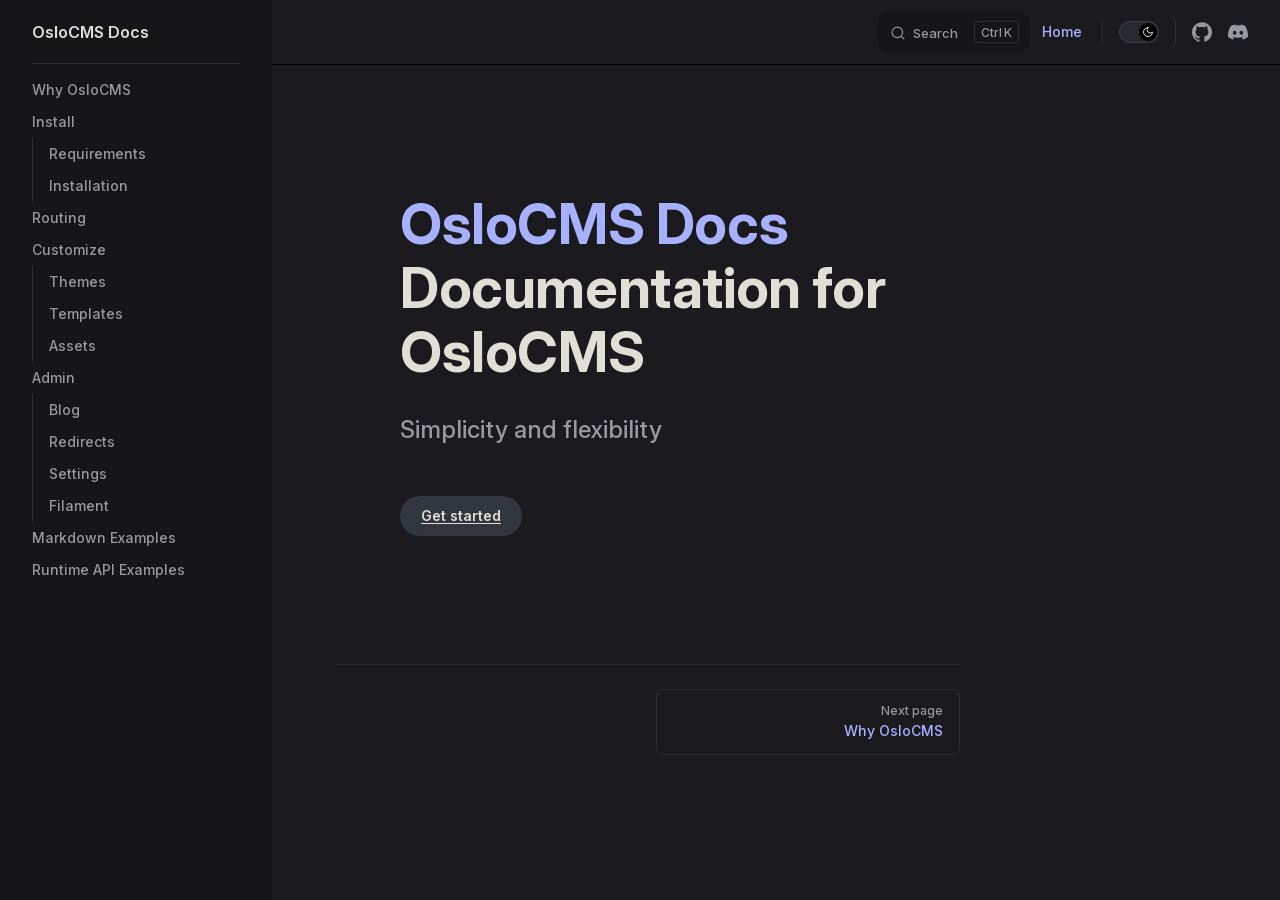
<file: docs/index.html>
<!DOCTYPE html>
<html lang="en-US" dir="ltr">
  <head>
    <meta charset="utf-8">
    <meta name="viewport" content="width=device-width,initial-scale=1">
    <title>OsloCMS Docs</title>
    <meta name="description" content="Documentation for OsloCMS">
    <meta name="generator" content="VitePress v1.6.4">
    <link rel="preload stylesheet" href="/docs/assets/style.DeRj44aW.css" as="style">
    <link rel="preload stylesheet" href="/docs/vp-icons.css" as="style">
    
    <script type="module" src="/docs/assets/app.C2V6hDtM.js"></script>
    <link rel="preload" href="/docs/assets/inter-roman-latin.Di8DUHzh.woff2" as="font" type="font/woff2" crossorigin="">
    <link rel="modulepreload" href="/docs/assets/chunks/theme.C1xCD0y6.js">
    <link rel="modulepreload" href="/docs/assets/chunks/framework.C_C_Szfk.js">
    <link rel="modulepreload" href="/docs/assets/index.md.Dh48HFjS.lean.js">
    <script id="check-dark-mode">(()=>{const e=localStorage.getItem("vitepress-theme-appearance")||"dark",a=window.matchMedia("(prefers-color-scheme: dark)").matches;(!e||e==="auto"?a:e==="dark")&&document.documentElement.classList.add("dark")})();</script>
    <script id="check-mac-os">document.documentElement.classList.toggle("mac",/Mac|iPhone|iPod|iPad/i.test(navigator.platform));</script>
  </head>
  <body>
    <div id="app"><div class="Layout" data-v-5d98c3a5><!--[--><!--]--><!--[--><span tabindex="-1" data-v-0b0ada53></span><a href="#VPContent" class="VPSkipLink visually-hidden" data-v-0b0ada53>Skip to content</a><!--]--><!----><header class="VPNav" data-v-5d98c3a5 data-v-ae24b3ad><div class="VPNavBar" data-v-ae24b3ad data-v-6aa21345><div class="wrapper" data-v-6aa21345><div class="container" data-v-6aa21345><div class="title" data-v-6aa21345><div class="VPNavBarTitle has-sidebar" data-v-6aa21345 data-v-1168a8e4><a class="title" href="/docs/" data-v-1168a8e4><!--[--><!--]--><!----><span data-v-1168a8e4>OsloCMS Docs</span><!--[--><!--]--></a></div></div><div class="content" data-v-6aa21345><div class="content-body" data-v-6aa21345><!--[--><!--]--><div class="VPNavBarSearch search" data-v-6aa21345><!--[--><!----><div id="local-search"><button type="button" class="DocSearch DocSearch-Button" aria-label="Search"><span class="DocSearch-Button-Container"><span class="vp-icon DocSearch-Search-Icon"></span><span class="DocSearch-Button-Placeholder">Search</span></span><span class="DocSearch-Button-Keys"><kbd class="DocSearch-Button-Key"></kbd><kbd class="DocSearch-Button-Key">K</kbd></span></button></div><!--]--></div><nav aria-labelledby="main-nav-aria-label" class="VPNavBarMenu menu" data-v-6aa21345 data-v-dc692963><span id="main-nav-aria-label" class="visually-hidden" data-v-dc692963> Main Navigation </span><!--[--><!--[--><a class="VPLink link VPNavBarMenuLink active" href="/docs/" tabindex="0" data-v-dc692963 data-v-e56f3d57><!--[--><span data-v-e56f3d57>Home</span><!--]--></a><!--]--><!--]--></nav><!----><div class="VPNavBarAppearance appearance" data-v-6aa21345 data-v-6c893767><button class="VPSwitch VPSwitchAppearance" type="button" role="switch" title aria-checked="true" data-v-6c893767 data-v-5337faa4 data-v-1d5665e3><span class="check" data-v-1d5665e3><span class="icon" data-v-1d5665e3><!--[--><span class="vpi-sun sun" data-v-5337faa4></span><span class="vpi-moon moon" data-v-5337faa4></span><!--]--></span></span></button></div><div class="VPSocialLinks VPNavBarSocialLinks social-links" data-v-6aa21345 data-v-0394ad82 data-v-7bc22406><!--[--><a class="VPSocialLink no-icon" href="https://github.com/oslocms/oslocms" aria-label="github" target="_blank" rel="noopener" data-v-7bc22406 data-v-bd121fe5><span class="vpi-social-github"></span></a><a class="VPSocialLink no-icon" href="https://discord.com/invite/kWGQYhbkNf" aria-label="discord" target="_blank" rel="noopener" data-v-7bc22406 data-v-bd121fe5><span class="vpi-social-discord"></span></a><!--]--></div><div class="VPFlyout VPNavBarExtra extra" data-v-6aa21345 data-v-bb2aa2f0 data-v-cf11d7a2><button type="button" class="button" aria-haspopup="true" aria-expanded="false" aria-label="extra navigation" data-v-cf11d7a2><span class="vpi-more-horizontal icon" data-v-cf11d7a2></span></button><div class="menu" data-v-cf11d7a2><div class="VPMenu" data-v-cf11d7a2 data-v-b98bc113><!----><!--[--><!--[--><!----><div class="group" data-v-bb2aa2f0><div class="item appearance" data-v-bb2aa2f0><p class="label" data-v-bb2aa2f0>Appearance</p><div class="appearance-action" data-v-bb2aa2f0><button class="VPSwitch VPSwitchAppearance" type="button" role="switch" title aria-checked="true" data-v-bb2aa2f0 data-v-5337faa4 data-v-1d5665e3><span class="check" data-v-1d5665e3><span class="icon" data-v-1d5665e3><!--[--><span class="vpi-sun sun" data-v-5337faa4></span><span class="vpi-moon moon" data-v-5337faa4></span><!--]--></span></span></button></div></div></div><div class="group" data-v-bb2aa2f0><div class="item social-links" data-v-bb2aa2f0><div class="VPSocialLinks social-links-list" data-v-bb2aa2f0 data-v-7bc22406><!--[--><a class="VPSocialLink no-icon" href="https://github.com/oslocms/oslocms" aria-label="github" target="_blank" rel="noopener" data-v-7bc22406 data-v-bd121fe5><span class="vpi-social-github"></span></a><a class="VPSocialLink no-icon" href="https://discord.com/invite/kWGQYhbkNf" aria-label="discord" target="_blank" rel="noopener" data-v-7bc22406 data-v-bd121fe5><span class="vpi-social-discord"></span></a><!--]--></div></div></div><!--]--><!--]--></div></div></div><!--[--><!--]--><button type="button" class="VPNavBarHamburger hamburger" aria-label="mobile navigation" aria-expanded="false" aria-controls="VPNavScreen" data-v-6aa21345 data-v-e5dd9c1c><span class="container" data-v-e5dd9c1c><span class="top" data-v-e5dd9c1c></span><span class="middle" data-v-e5dd9c1c></span><span class="bottom" data-v-e5dd9c1c></span></span></button></div></div></div></div><div class="divider" data-v-6aa21345><div class="divider-line" data-v-6aa21345></div></div></div><!----></header><div class="VPLocalNav has-sidebar empty" data-v-5d98c3a5 data-v-a6f0e41e><div class="container" data-v-a6f0e41e><button class="menu" aria-expanded="false" aria-controls="VPSidebarNav" data-v-a6f0e41e><span class="vpi-align-left menu-icon" data-v-a6f0e41e></span><span class="menu-text" data-v-a6f0e41e>Menu</span></button><div class="VPLocalNavOutlineDropdown" style="--vp-vh:0px;" data-v-a6f0e41e data-v-8a42e2b4><button data-v-8a42e2b4>Return to top</button><!----></div></div></div><aside class="VPSidebar" data-v-5d98c3a5 data-v-319d5ca6><div class="curtain" data-v-319d5ca6></div><nav class="nav" id="VPSidebarNav" aria-labelledby="sidebar-aria-label" tabindex="-1" data-v-319d5ca6><span class="visually-hidden" id="sidebar-aria-label" data-v-319d5ca6> Sidebar Navigation </span><!--[--><!--]--><!--[--><div class="no-transition group" data-v-c40bc020><section class="VPSidebarItem level-0" data-v-c40bc020 data-v-b3fd67f8><!----><div class="items" data-v-b3fd67f8><!--[--><div class="VPSidebarItem level-1 is-link" data-v-b3fd67f8><div class="item" data-v-b3fd67f8><div class="indicator" data-v-b3fd67f8></div><a class="VPLink link link" href="/docs/why-oslocms.html" data-v-b3fd67f8><!--[--><p class="text" data-v-b3fd67f8>Why OsloCMS</p><!--]--></a><!----></div><!----></div><section class="VPSidebarItem level-1" data-v-b3fd67f8><div class="item" role="button" tabindex="0" data-v-b3fd67f8><div class="indicator" data-v-b3fd67f8></div><h3 class="text" data-v-b3fd67f8>Install</h3><!----></div><div class="items" data-v-b3fd67f8><!--[--><div class="VPSidebarItem level-2 is-link" data-v-b3fd67f8><div class="item" data-v-b3fd67f8><div class="indicator" data-v-b3fd67f8></div><a class="VPLink link link" href="/docs/requirements.html" data-v-b3fd67f8><!--[--><p class="text" data-v-b3fd67f8>Requirements</p><!--]--></a><!----></div><!----></div><div class="VPSidebarItem level-2 is-link" data-v-b3fd67f8><div class="item" data-v-b3fd67f8><div class="indicator" data-v-b3fd67f8></div><a class="VPLink link link" href="/docs/installation.html" data-v-b3fd67f8><!--[--><p class="text" data-v-b3fd67f8>Installation</p><!--]--></a><!----></div><!----></div><!--]--></div></section><div class="VPSidebarItem level-1 is-link" data-v-b3fd67f8><div class="item" data-v-b3fd67f8><div class="indicator" data-v-b3fd67f8></div><a class="VPLink link link" href="/docs/routing.html" data-v-b3fd67f8><!--[--><p class="text" data-v-b3fd67f8>Routing</p><!--]--></a><!----></div><!----></div><section class="VPSidebarItem level-1" data-v-b3fd67f8><div class="item" role="button" tabindex="0" data-v-b3fd67f8><div class="indicator" data-v-b3fd67f8></div><h3 class="text" data-v-b3fd67f8>Customize</h3><!----></div><div class="items" data-v-b3fd67f8><!--[--><div class="VPSidebarItem level-2 is-link" data-v-b3fd67f8><div class="item" data-v-b3fd67f8><div class="indicator" data-v-b3fd67f8></div><a class="VPLink link link" href="/docs/themes.html" data-v-b3fd67f8><!--[--><p class="text" data-v-b3fd67f8>Themes</p><!--]--></a><!----></div><!----></div><div class="VPSidebarItem level-2 is-link" data-v-b3fd67f8><div class="item" data-v-b3fd67f8><div class="indicator" data-v-b3fd67f8></div><a class="VPLink link link" href="/docs/templates.html" data-v-b3fd67f8><!--[--><p class="text" data-v-b3fd67f8>Templates</p><!--]--></a><!----></div><!----></div><div class="VPSidebarItem level-2 is-link" data-v-b3fd67f8><div class="item" data-v-b3fd67f8><div class="indicator" data-v-b3fd67f8></div><a class="VPLink link link" href="/docs/assets.html" data-v-b3fd67f8><!--[--><p class="text" data-v-b3fd67f8>Assets</p><!--]--></a><!----></div><!----></div><!--]--></div></section><section class="VPSidebarItem level-1" data-v-b3fd67f8><div class="item" role="button" tabindex="0" data-v-b3fd67f8><div class="indicator" data-v-b3fd67f8></div><h3 class="text" data-v-b3fd67f8>Admin</h3><!----></div><div class="items" data-v-b3fd67f8><!--[--><div class="VPSidebarItem level-2 is-link" data-v-b3fd67f8><div class="item" data-v-b3fd67f8><div class="indicator" data-v-b3fd67f8></div><a class="VPLink link link" href="/docs/blog.html" data-v-b3fd67f8><!--[--><p class="text" data-v-b3fd67f8>Blog</p><!--]--></a><!----></div><!----></div><div class="VPSidebarItem level-2 is-link" data-v-b3fd67f8><div class="item" data-v-b3fd67f8><div class="indicator" data-v-b3fd67f8></div><a class="VPLink link link" href="/docs/redirects.html" data-v-b3fd67f8><!--[--><p class="text" data-v-b3fd67f8>Redirects</p><!--]--></a><!----></div><!----></div><div class="VPSidebarItem level-2 is-link" data-v-b3fd67f8><div class="item" data-v-b3fd67f8><div class="indicator" data-v-b3fd67f8></div><a class="VPLink link link" href="/docs/settings.html" data-v-b3fd67f8><!--[--><p class="text" data-v-b3fd67f8>Settings</p><!--]--></a><!----></div><!----></div><div class="VPSidebarItem level-2 is-link" data-v-b3fd67f8><div class="item" data-v-b3fd67f8><div class="indicator" data-v-b3fd67f8></div><a class="VPLink link link" href="/docs/filament.html" data-v-b3fd67f8><!--[--><p class="text" data-v-b3fd67f8>Filament</p><!--]--></a><!----></div><!----></div><!--]--></div></section><div class="VPSidebarItem level-1 is-link" data-v-b3fd67f8><div class="item" data-v-b3fd67f8><div class="indicator" data-v-b3fd67f8></div><a class="VPLink link link" href="/docs/markdown-examples.html" data-v-b3fd67f8><!--[--><p class="text" data-v-b3fd67f8>Markdown Examples</p><!--]--></a><!----></div><!----></div><div class="VPSidebarItem level-1 is-link" data-v-b3fd67f8><div class="item" data-v-b3fd67f8><div class="indicator" data-v-b3fd67f8></div><a class="VPLink link link" href="/docs/api-examples.html" data-v-b3fd67f8><!--[--><p class="text" data-v-b3fd67f8>Runtime API Examples</p><!--]--></a><!----></div><!----></div><!--]--></div></section></div><!--]--><!--[--><!--]--></nav></aside><div class="VPContent has-sidebar" id="VPContent" data-v-5d98c3a5 data-v-1428d186><div class="VPDoc has-sidebar has-aside" data-v-1428d186 data-v-39a288b8><!--[--><!--]--><div class="container" data-v-39a288b8><div class="aside" data-v-39a288b8><div class="aside-curtain" data-v-39a288b8></div><div class="aside-container" data-v-39a288b8><div class="aside-content" data-v-39a288b8><div class="VPDocAside" data-v-39a288b8 data-v-3f215769><!--[--><!--]--><!--[--><!--]--><nav aria-labelledby="doc-outline-aria-label" class="VPDocAsideOutline" data-v-3f215769 data-v-a5bbad30><div class="content" data-v-a5bbad30><div class="outline-marker" data-v-a5bbad30></div><div aria-level="2" class="outline-title" id="doc-outline-aria-label" role="heading" data-v-a5bbad30>On this page</div><ul class="VPDocOutlineItem root" data-v-a5bbad30 data-v-b933a997><!--[--><!--]--></ul></div></nav><!--[--><!--]--><div class="spacer" data-v-3f215769></div><!--[--><!--]--><!----><!--[--><!--]--><!--[--><!--]--></div></div></div></div><div class="content" data-v-39a288b8><div class="content-container" data-v-39a288b8><!--[--><!--]--><main class="main" data-v-39a288b8><div style="position:relative;" class="vp-doc _docs_" data-v-39a288b8><div><div class="VPHero VPHomeHero" data-v-4f9c455b><div class="container" data-v-4f9c455b><div class="main" data-v-4f9c455b><!--[--><!--]--><!--[--><h1 class="heading" data-v-4f9c455b><span class="name clip" data-v-4f9c455b>OsloCMS Docs</span><span class="text" data-v-4f9c455b>Documentation for OsloCMS</span></h1><p class="tagline" data-v-4f9c455b>Simplicity and flexibility</p><!--]--><!--[--><!--]--><div class="actions" data-v-4f9c455b><!--[--><div class="action" data-v-4f9c455b><a class="VPButton medium alt" href="/docs/why-oslocms.html" data-v-4f9c455b data-v-fa7799d5>Get started</a></div><!--]--></div><!--[--><!--]--></div><!----></div></div></div></div></main><footer class="VPDocFooter" data-v-39a288b8 data-v-e257564d><!--[--><!--]--><!----><nav class="prev-next" aria-labelledby="doc-footer-aria-label" data-v-e257564d><span class="visually-hidden" id="doc-footer-aria-label" data-v-e257564d>Pager</span><div class="pager" data-v-e257564d><!----></div><div class="pager" data-v-e257564d><a class="VPLink link pager-link next" href="/docs/why-oslocms.html" data-v-e257564d><!--[--><span class="desc" data-v-e257564d>Next page</span><span class="title" data-v-e257564d>Why OsloCMS</span><!--]--></a></div></nav></footer><!--[--><!--]--></div></div></div><!--[--><!--]--></div></div><!----><!--[--><!--]--></div></div>
    <script>window.__VP_HASH_MAP__=JSON.parse("{\"api-examples.md\":\"Dsh8jZm9\",\"blog.md\":\"DB3ICkCv\",\"filament.md\":\"DkvIw7Wy\",\"index.md\":\"Dh48HFjS\",\"installation.md\":\"D9FO92yv\",\"markdown-examples.md\":\"B5f4n4LQ\",\"requirements.md\":\"CQa6sBof\",\"routing.md\":\"C2Q2ifGm\",\"settings.md\":\"DXqsohsx\",\"templates.md\":\"BaVoWeAZ\",\"themes.md\":\"8cF9UTrM\",\"why-oslocms.md\":\"DVQDPVm5\"}");window.__VP_SITE_DATA__=JSON.parse("{\"lang\":\"en-US\",\"dir\":\"ltr\",\"title\":\"OsloCMS Docs\",\"description\":\"Documentation for OsloCMS\",\"base\":\"/docs/\",\"head\":[],\"router\":{\"prefetchLinks\":true},\"appearance\":\"dark\",\"themeConfig\":{\"head\":[[\"link\",{\"rel\":\"icon\",\"href\":\"/images/favicon.ico\"}]],\"nav\":[{\"text\":\"Home\",\"link\":\"/\"}],\"sidebar\":[{\"items\":[{\"text\":\"Why OsloCMS\",\"link\":\"/why-oslocms\"},{\"text\":\"Install\",\"items\":[{\"text\":\"Requirements\",\"link\":\"/requirements\"},{\"text\":\"Installation\",\"link\":\"/installation\"}]},{\"text\":\"Routing\",\"link\":\"/routing\"},{\"text\":\"Customize\",\"items\":[{\"text\":\"Themes\",\"link\":\"/themes\"},{\"text\":\"Templates\",\"link\":\"/templates\"},{\"text\":\"Assets\",\"link\":\"/assets\"}]},{\"text\":\"Admin\",\"items\":[{\"text\":\"Blog\",\"link\":\"/blog\"},{\"text\":\"Redirects\",\"link\":\"/redirects\"},{\"text\":\"Settings\",\"link\":\"/settings\"},{\"text\":\"Filament\",\"link\":\"/filament\"}]},{\"text\":\"Markdown Examples\",\"link\":\"/markdown-examples\"},{\"text\":\"Runtime API Examples\",\"link\":\"/api-examples\"}]}],\"socialLinks\":[{\"icon\":\"github\",\"link\":\"https://github.com/oslocms/oslocms\"},{\"icon\":\"discord\",\"link\":\"https://discord.com/invite/kWGQYhbkNf\"}],\"search\":{\"provider\":\"local\"}},\"locales\":{},\"scrollOffset\":134,\"cleanUrls\":false}");</script>
    
  </body>
</html>
</file>
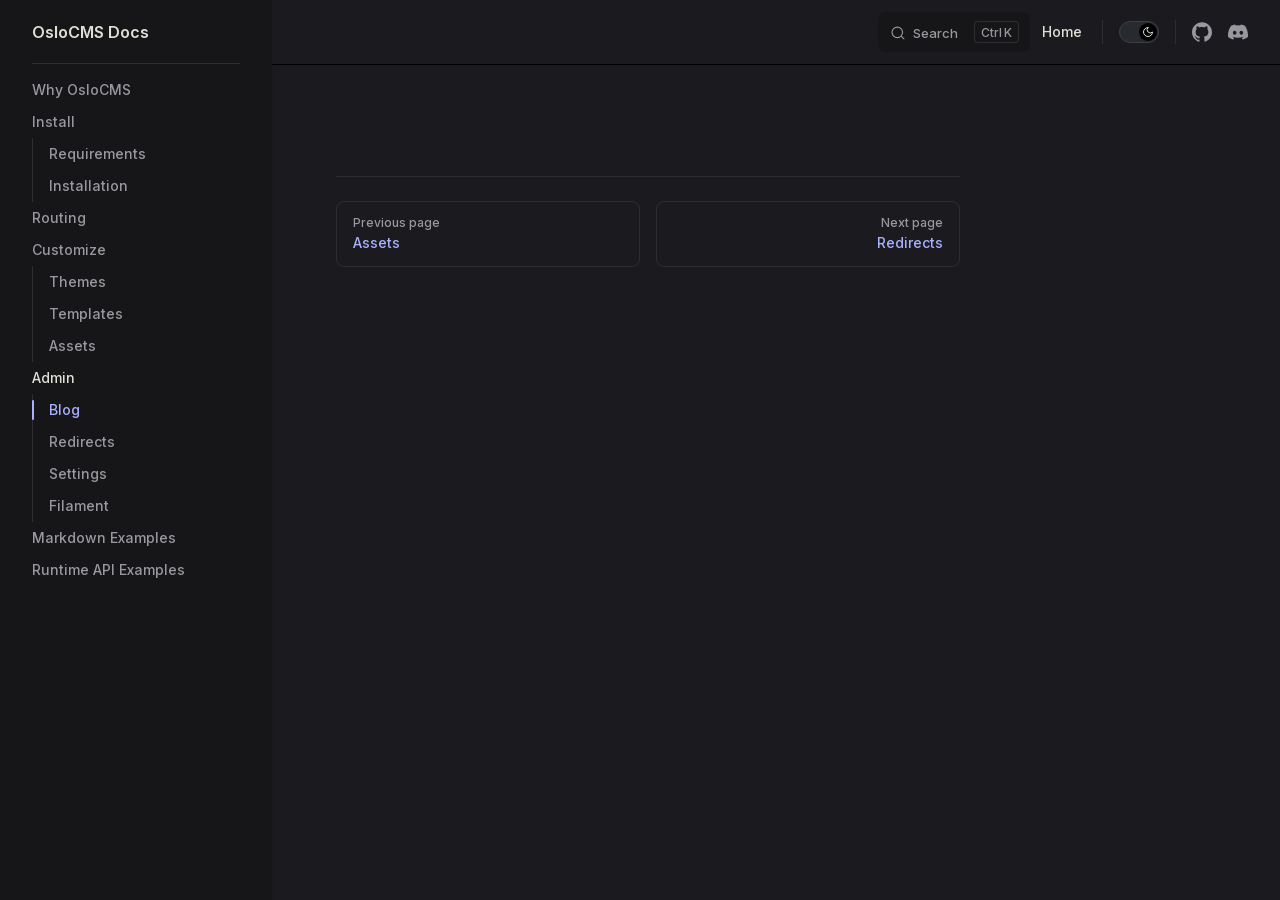
<file: docs/blog.html>
<!DOCTYPE html>
<html lang="en-US" dir="ltr">
  <head>
    <meta charset="utf-8">
    <meta name="viewport" content="width=device-width,initial-scale=1">
    <title>OsloCMS Docs</title>
    <meta name="description" content="Documentation for OsloCMS">
    <meta name="generator" content="VitePress v1.6.4">
    <link rel="preload stylesheet" href="/docs/assets/style.DeRj44aW.css" as="style">
    <link rel="preload stylesheet" href="/docs/vp-icons.css" as="style">
    
    <script type="module" src="/docs/assets/app.C2V6hDtM.js"></script>
    <link rel="preload" href="/docs/assets/inter-roman-latin.Di8DUHzh.woff2" as="font" type="font/woff2" crossorigin="">
    <link rel="modulepreload" href="/docs/assets/chunks/theme.C1xCD0y6.js">
    <link rel="modulepreload" href="/docs/assets/chunks/framework.C_C_Szfk.js">
    <link rel="modulepreload" href="/docs/assets/blog.md.DB3ICkCv.lean.js">
    <script id="check-dark-mode">(()=>{const e=localStorage.getItem("vitepress-theme-appearance")||"dark",a=window.matchMedia("(prefers-color-scheme: dark)").matches;(!e||e==="auto"?a:e==="dark")&&document.documentElement.classList.add("dark")})();</script>
    <script id="check-mac-os">document.documentElement.classList.toggle("mac",/Mac|iPhone|iPod|iPad/i.test(navigator.platform));</script>
  </head>
  <body>
    <div id="app"><div class="Layout" data-v-5d98c3a5><!--[--><!--]--><!--[--><span tabindex="-1" data-v-0b0ada53></span><a href="#VPContent" class="VPSkipLink visually-hidden" data-v-0b0ada53>Skip to content</a><!--]--><!----><header class="VPNav" data-v-5d98c3a5 data-v-ae24b3ad><div class="VPNavBar" data-v-ae24b3ad data-v-6aa21345><div class="wrapper" data-v-6aa21345><div class="container" data-v-6aa21345><div class="title" data-v-6aa21345><div class="VPNavBarTitle has-sidebar" data-v-6aa21345 data-v-1168a8e4><a class="title" href="/docs/" data-v-1168a8e4><!--[--><!--]--><!----><span data-v-1168a8e4>OsloCMS Docs</span><!--[--><!--]--></a></div></div><div class="content" data-v-6aa21345><div class="content-body" data-v-6aa21345><!--[--><!--]--><div class="VPNavBarSearch search" data-v-6aa21345><!--[--><!----><div id="local-search"><button type="button" class="DocSearch DocSearch-Button" aria-label="Search"><span class="DocSearch-Button-Container"><span class="vp-icon DocSearch-Search-Icon"></span><span class="DocSearch-Button-Placeholder">Search</span></span><span class="DocSearch-Button-Keys"><kbd class="DocSearch-Button-Key"></kbd><kbd class="DocSearch-Button-Key">K</kbd></span></button></div><!--]--></div><nav aria-labelledby="main-nav-aria-label" class="VPNavBarMenu menu" data-v-6aa21345 data-v-dc692963><span id="main-nav-aria-label" class="visually-hidden" data-v-dc692963> Main Navigation </span><!--[--><!--[--><a class="VPLink link VPNavBarMenuLink" href="/docs/" tabindex="0" data-v-dc692963 data-v-e56f3d57><!--[--><span data-v-e56f3d57>Home</span><!--]--></a><!--]--><!--]--></nav><!----><div class="VPNavBarAppearance appearance" data-v-6aa21345 data-v-6c893767><button class="VPSwitch VPSwitchAppearance" type="button" role="switch" title aria-checked="true" data-v-6c893767 data-v-5337faa4 data-v-1d5665e3><span class="check" data-v-1d5665e3><span class="icon" data-v-1d5665e3><!--[--><span class="vpi-sun sun" data-v-5337faa4></span><span class="vpi-moon moon" data-v-5337faa4></span><!--]--></span></span></button></div><div class="VPSocialLinks VPNavBarSocialLinks social-links" data-v-6aa21345 data-v-0394ad82 data-v-7bc22406><!--[--><a class="VPSocialLink no-icon" href="https://github.com/oslocms/oslocms" aria-label="github" target="_blank" rel="noopener" data-v-7bc22406 data-v-bd121fe5><span class="vpi-social-github"></span></a><a class="VPSocialLink no-icon" href="https://discord.com/invite/kWGQYhbkNf" aria-label="discord" target="_blank" rel="noopener" data-v-7bc22406 data-v-bd121fe5><span class="vpi-social-discord"></span></a><!--]--></div><div class="VPFlyout VPNavBarExtra extra" data-v-6aa21345 data-v-bb2aa2f0 data-v-cf11d7a2><button type="button" class="button" aria-haspopup="true" aria-expanded="false" aria-label="extra navigation" data-v-cf11d7a2><span class="vpi-more-horizontal icon" data-v-cf11d7a2></span></button><div class="menu" data-v-cf11d7a2><div class="VPMenu" data-v-cf11d7a2 data-v-b98bc113><!----><!--[--><!--[--><!----><div class="group" data-v-bb2aa2f0><div class="item appearance" data-v-bb2aa2f0><p class="label" data-v-bb2aa2f0>Appearance</p><div class="appearance-action" data-v-bb2aa2f0><button class="VPSwitch VPSwitchAppearance" type="button" role="switch" title aria-checked="true" data-v-bb2aa2f0 data-v-5337faa4 data-v-1d5665e3><span class="check" data-v-1d5665e3><span class="icon" data-v-1d5665e3><!--[--><span class="vpi-sun sun" data-v-5337faa4></span><span class="vpi-moon moon" data-v-5337faa4></span><!--]--></span></span></button></div></div></div><div class="group" data-v-bb2aa2f0><div class="item social-links" data-v-bb2aa2f0><div class="VPSocialLinks social-links-list" data-v-bb2aa2f0 data-v-7bc22406><!--[--><a class="VPSocialLink no-icon" href="https://github.com/oslocms/oslocms" aria-label="github" target="_blank" rel="noopener" data-v-7bc22406 data-v-bd121fe5><span class="vpi-social-github"></span></a><a class="VPSocialLink no-icon" href="https://discord.com/invite/kWGQYhbkNf" aria-label="discord" target="_blank" rel="noopener" data-v-7bc22406 data-v-bd121fe5><span class="vpi-social-discord"></span></a><!--]--></div></div></div><!--]--><!--]--></div></div></div><!--[--><!--]--><button type="button" class="VPNavBarHamburger hamburger" aria-label="mobile navigation" aria-expanded="false" aria-controls="VPNavScreen" data-v-6aa21345 data-v-e5dd9c1c><span class="container" data-v-e5dd9c1c><span class="top" data-v-e5dd9c1c></span><span class="middle" data-v-e5dd9c1c></span><span class="bottom" data-v-e5dd9c1c></span></span></button></div></div></div></div><div class="divider" data-v-6aa21345><div class="divider-line" data-v-6aa21345></div></div></div><!----></header><div class="VPLocalNav has-sidebar empty" data-v-5d98c3a5 data-v-a6f0e41e><div class="container" data-v-a6f0e41e><button class="menu" aria-expanded="false" aria-controls="VPSidebarNav" data-v-a6f0e41e><span class="vpi-align-left menu-icon" data-v-a6f0e41e></span><span class="menu-text" data-v-a6f0e41e>Menu</span></button><div class="VPLocalNavOutlineDropdown" style="--vp-vh:0px;" data-v-a6f0e41e data-v-8a42e2b4><button data-v-8a42e2b4>Return to top</button><!----></div></div></div><aside class="VPSidebar" data-v-5d98c3a5 data-v-319d5ca6><div class="curtain" data-v-319d5ca6></div><nav class="nav" id="VPSidebarNav" aria-labelledby="sidebar-aria-label" tabindex="-1" data-v-319d5ca6><span class="visually-hidden" id="sidebar-aria-label" data-v-319d5ca6> Sidebar Navigation </span><!--[--><!--]--><!--[--><div class="no-transition group" data-v-c40bc020><section class="VPSidebarItem level-0 has-active" data-v-c40bc020 data-v-b3fd67f8><!----><div class="items" data-v-b3fd67f8><!--[--><div class="VPSidebarItem level-1 is-link" data-v-b3fd67f8><div class="item" data-v-b3fd67f8><div class="indicator" data-v-b3fd67f8></div><a class="VPLink link link" href="/docs/why-oslocms.html" data-v-b3fd67f8><!--[--><p class="text" data-v-b3fd67f8>Why OsloCMS</p><!--]--></a><!----></div><!----></div><section class="VPSidebarItem level-1" data-v-b3fd67f8><div class="item" role="button" tabindex="0" data-v-b3fd67f8><div class="indicator" data-v-b3fd67f8></div><h3 class="text" data-v-b3fd67f8>Install</h3><!----></div><div class="items" data-v-b3fd67f8><!--[--><div class="VPSidebarItem level-2 is-link" data-v-b3fd67f8><div class="item" data-v-b3fd67f8><div class="indicator" data-v-b3fd67f8></div><a class="VPLink link link" href="/docs/requirements.html" data-v-b3fd67f8><!--[--><p class="text" data-v-b3fd67f8>Requirements</p><!--]--></a><!----></div><!----></div><div class="VPSidebarItem level-2 is-link" data-v-b3fd67f8><div class="item" data-v-b3fd67f8><div class="indicator" data-v-b3fd67f8></div><a class="VPLink link link" href="/docs/installation.html" data-v-b3fd67f8><!--[--><p class="text" data-v-b3fd67f8>Installation</p><!--]--></a><!----></div><!----></div><!--]--></div></section><div class="VPSidebarItem level-1 is-link" data-v-b3fd67f8><div class="item" data-v-b3fd67f8><div class="indicator" data-v-b3fd67f8></div><a class="VPLink link link" href="/docs/routing.html" data-v-b3fd67f8><!--[--><p class="text" data-v-b3fd67f8>Routing</p><!--]--></a><!----></div><!----></div><section class="VPSidebarItem level-1" data-v-b3fd67f8><div class="item" role="button" tabindex="0" data-v-b3fd67f8><div class="indicator" data-v-b3fd67f8></div><h3 class="text" data-v-b3fd67f8>Customize</h3><!----></div><div class="items" data-v-b3fd67f8><!--[--><div class="VPSidebarItem level-2 is-link" data-v-b3fd67f8><div class="item" data-v-b3fd67f8><div class="indicator" data-v-b3fd67f8></div><a class="VPLink link link" href="/docs/themes.html" data-v-b3fd67f8><!--[--><p class="text" data-v-b3fd67f8>Themes</p><!--]--></a><!----></div><!----></div><div class="VPSidebarItem level-2 is-link" data-v-b3fd67f8><div class="item" data-v-b3fd67f8><div class="indicator" data-v-b3fd67f8></div><a class="VPLink link link" href="/docs/templates.html" data-v-b3fd67f8><!--[--><p class="text" data-v-b3fd67f8>Templates</p><!--]--></a><!----></div><!----></div><div class="VPSidebarItem level-2 is-link" data-v-b3fd67f8><div class="item" data-v-b3fd67f8><div class="indicator" data-v-b3fd67f8></div><a class="VPLink link link" href="/docs/assets.html" data-v-b3fd67f8><!--[--><p class="text" data-v-b3fd67f8>Assets</p><!--]--></a><!----></div><!----></div><!--]--></div></section><section class="VPSidebarItem level-1 has-active" data-v-b3fd67f8><div class="item" role="button" tabindex="0" data-v-b3fd67f8><div class="indicator" data-v-b3fd67f8></div><h3 class="text" data-v-b3fd67f8>Admin</h3><!----></div><div class="items" data-v-b3fd67f8><!--[--><div class="VPSidebarItem level-2 is-link" data-v-b3fd67f8><div class="item" data-v-b3fd67f8><div class="indicator" data-v-b3fd67f8></div><a class="VPLink link link" href="/docs/blog.html" data-v-b3fd67f8><!--[--><p class="text" data-v-b3fd67f8>Blog</p><!--]--></a><!----></div><!----></div><div class="VPSidebarItem level-2 is-link" data-v-b3fd67f8><div class="item" data-v-b3fd67f8><div class="indicator" data-v-b3fd67f8></div><a class="VPLink link link" href="/docs/redirects.html" data-v-b3fd67f8><!--[--><p class="text" data-v-b3fd67f8>Redirects</p><!--]--></a><!----></div><!----></div><div class="VPSidebarItem level-2 is-link" data-v-b3fd67f8><div class="item" data-v-b3fd67f8><div class="indicator" data-v-b3fd67f8></div><a class="VPLink link link" href="/docs/settings.html" data-v-b3fd67f8><!--[--><p class="text" data-v-b3fd67f8>Settings</p><!--]--></a><!----></div><!----></div><div class="VPSidebarItem level-2 is-link" data-v-b3fd67f8><div class="item" data-v-b3fd67f8><div class="indicator" data-v-b3fd67f8></div><a class="VPLink link link" href="/docs/filament.html" data-v-b3fd67f8><!--[--><p class="text" data-v-b3fd67f8>Filament</p><!--]--></a><!----></div><!----></div><!--]--></div></section><div class="VPSidebarItem level-1 is-link" data-v-b3fd67f8><div class="item" data-v-b3fd67f8><div class="indicator" data-v-b3fd67f8></div><a class="VPLink link link" href="/docs/markdown-examples.html" data-v-b3fd67f8><!--[--><p class="text" data-v-b3fd67f8>Markdown Examples</p><!--]--></a><!----></div><!----></div><div class="VPSidebarItem level-1 is-link" data-v-b3fd67f8><div class="item" data-v-b3fd67f8><div class="indicator" data-v-b3fd67f8></div><a class="VPLink link link" href="/docs/api-examples.html" data-v-b3fd67f8><!--[--><p class="text" data-v-b3fd67f8>Runtime API Examples</p><!--]--></a><!----></div><!----></div><!--]--></div></section></div><!--]--><!--[--><!--]--></nav></aside><div class="VPContent has-sidebar" id="VPContent" data-v-5d98c3a5 data-v-1428d186><div class="VPDoc has-sidebar has-aside" data-v-1428d186 data-v-39a288b8><!--[--><!--]--><div class="container" data-v-39a288b8><div class="aside" data-v-39a288b8><div class="aside-curtain" data-v-39a288b8></div><div class="aside-container" data-v-39a288b8><div class="aside-content" data-v-39a288b8><div class="VPDocAside" data-v-39a288b8 data-v-3f215769><!--[--><!--]--><!--[--><!--]--><nav aria-labelledby="doc-outline-aria-label" class="VPDocAsideOutline" data-v-3f215769 data-v-a5bbad30><div class="content" data-v-a5bbad30><div class="outline-marker" data-v-a5bbad30></div><div aria-level="2" class="outline-title" id="doc-outline-aria-label" role="heading" data-v-a5bbad30>On this page</div><ul class="VPDocOutlineItem root" data-v-a5bbad30 data-v-b933a997><!--[--><!--]--></ul></div></nav><!--[--><!--]--><div class="spacer" data-v-3f215769></div><!--[--><!--]--><!----><!--[--><!--]--><!--[--><!--]--></div></div></div></div><div class="content" data-v-39a288b8><div class="content-container" data-v-39a288b8><!--[--><!--]--><main class="main" data-v-39a288b8><div style="position:relative;" class="vp-doc _docs_blog" data-v-39a288b8><div></div></div></main><footer class="VPDocFooter" data-v-39a288b8 data-v-e257564d><!--[--><!--]--><!----><nav class="prev-next" aria-labelledby="doc-footer-aria-label" data-v-e257564d><span class="visually-hidden" id="doc-footer-aria-label" data-v-e257564d>Pager</span><div class="pager" data-v-e257564d><a class="VPLink link pager-link prev" href="/docs/assets.html" data-v-e257564d><!--[--><span class="desc" data-v-e257564d>Previous page</span><span class="title" data-v-e257564d>Assets</span><!--]--></a></div><div class="pager" data-v-e257564d><a class="VPLink link pager-link next" href="/docs/redirects.html" data-v-e257564d><!--[--><span class="desc" data-v-e257564d>Next page</span><span class="title" data-v-e257564d>Redirects</span><!--]--></a></div></nav></footer><!--[--><!--]--></div></div></div><!--[--><!--]--></div></div><!----><!--[--><!--]--></div></div>
    <script>window.__VP_HASH_MAP__=JSON.parse("{\"api-examples.md\":\"Dsh8jZm9\",\"blog.md\":\"DB3ICkCv\",\"filament.md\":\"DkvIw7Wy\",\"index.md\":\"Dh48HFjS\",\"installation.md\":\"D9FO92yv\",\"markdown-examples.md\":\"B5f4n4LQ\",\"requirements.md\":\"CQa6sBof\",\"routing.md\":\"C2Q2ifGm\",\"settings.md\":\"DXqsohsx\",\"templates.md\":\"BaVoWeAZ\",\"themes.md\":\"8cF9UTrM\",\"why-oslocms.md\":\"DVQDPVm5\"}");window.__VP_SITE_DATA__=JSON.parse("{\"lang\":\"en-US\",\"dir\":\"ltr\",\"title\":\"OsloCMS Docs\",\"description\":\"Documentation for OsloCMS\",\"base\":\"/docs/\",\"head\":[],\"router\":{\"prefetchLinks\":true},\"appearance\":\"dark\",\"themeConfig\":{\"head\":[[\"link\",{\"rel\":\"icon\",\"href\":\"/images/favicon.ico\"}]],\"nav\":[{\"text\":\"Home\",\"link\":\"/\"}],\"sidebar\":[{\"items\":[{\"text\":\"Why OsloCMS\",\"link\":\"/why-oslocms\"},{\"text\":\"Install\",\"items\":[{\"text\":\"Requirements\",\"link\":\"/requirements\"},{\"text\":\"Installation\",\"link\":\"/installation\"}]},{\"text\":\"Routing\",\"link\":\"/routing\"},{\"text\":\"Customize\",\"items\":[{\"text\":\"Themes\",\"link\":\"/themes\"},{\"text\":\"Templates\",\"link\":\"/templates\"},{\"text\":\"Assets\",\"link\":\"/assets\"}]},{\"text\":\"Admin\",\"items\":[{\"text\":\"Blog\",\"link\":\"/blog\"},{\"text\":\"Redirects\",\"link\":\"/redirects\"},{\"text\":\"Settings\",\"link\":\"/settings\"},{\"text\":\"Filament\",\"link\":\"/filament\"}]},{\"text\":\"Markdown Examples\",\"link\":\"/markdown-examples\"},{\"text\":\"Runtime API Examples\",\"link\":\"/api-examples\"}]}],\"socialLinks\":[{\"icon\":\"github\",\"link\":\"https://github.com/oslocms/oslocms\"},{\"icon\":\"discord\",\"link\":\"https://discord.com/invite/kWGQYhbkNf\"}],\"search\":{\"provider\":\"local\"}},\"locales\":{},\"scrollOffset\":134,\"cleanUrls\":false}");</script>
    
  </body>
</html>
</file>
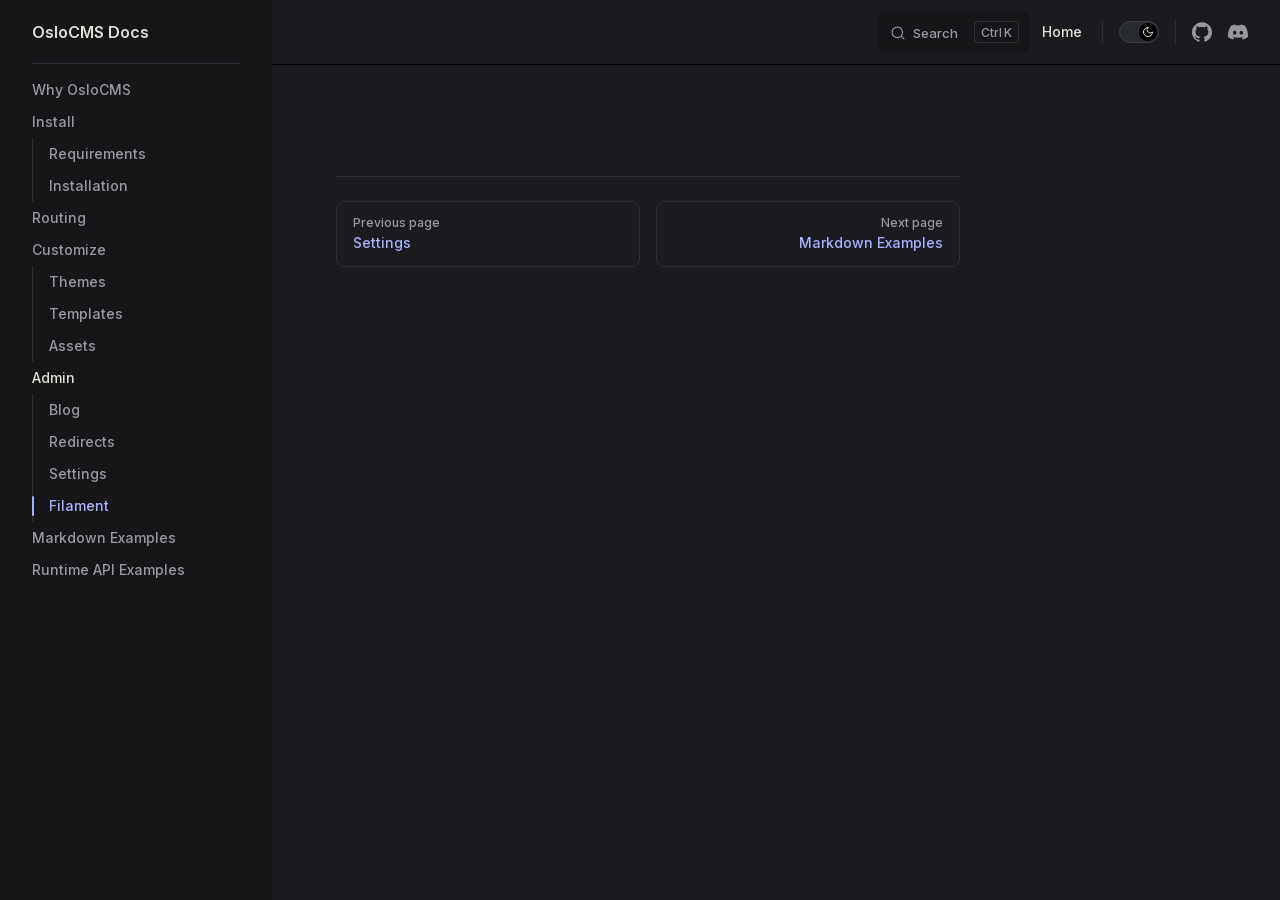
<file: docs/filament.html>
<!DOCTYPE html>
<html lang="en-US" dir="ltr">
  <head>
    <meta charset="utf-8">
    <meta name="viewport" content="width=device-width,initial-scale=1">
    <title>OsloCMS Docs</title>
    <meta name="description" content="Documentation for OsloCMS">
    <meta name="generator" content="VitePress v1.6.4">
    <link rel="preload stylesheet" href="/docs/assets/style.DeRj44aW.css" as="style">
    <link rel="preload stylesheet" href="/docs/vp-icons.css" as="style">
    
    <script type="module" src="/docs/assets/app.C2V6hDtM.js"></script>
    <link rel="preload" href="/docs/assets/inter-roman-latin.Di8DUHzh.woff2" as="font" type="font/woff2" crossorigin="">
    <link rel="modulepreload" href="/docs/assets/chunks/theme.C1xCD0y6.js">
    <link rel="modulepreload" href="/docs/assets/chunks/framework.C_C_Szfk.js">
    <link rel="modulepreload" href="/docs/assets/filament.md.DkvIw7Wy.lean.js">
    <script id="check-dark-mode">(()=>{const e=localStorage.getItem("vitepress-theme-appearance")||"dark",a=window.matchMedia("(prefers-color-scheme: dark)").matches;(!e||e==="auto"?a:e==="dark")&&document.documentElement.classList.add("dark")})();</script>
    <script id="check-mac-os">document.documentElement.classList.toggle("mac",/Mac|iPhone|iPod|iPad/i.test(navigator.platform));</script>
  </head>
  <body>
    <div id="app"><div class="Layout" data-v-5d98c3a5><!--[--><!--]--><!--[--><span tabindex="-1" data-v-0b0ada53></span><a href="#VPContent" class="VPSkipLink visually-hidden" data-v-0b0ada53>Skip to content</a><!--]--><!----><header class="VPNav" data-v-5d98c3a5 data-v-ae24b3ad><div class="VPNavBar" data-v-ae24b3ad data-v-6aa21345><div class="wrapper" data-v-6aa21345><div class="container" data-v-6aa21345><div class="title" data-v-6aa21345><div class="VPNavBarTitle has-sidebar" data-v-6aa21345 data-v-1168a8e4><a class="title" href="/docs/" data-v-1168a8e4><!--[--><!--]--><!----><span data-v-1168a8e4>OsloCMS Docs</span><!--[--><!--]--></a></div></div><div class="content" data-v-6aa21345><div class="content-body" data-v-6aa21345><!--[--><!--]--><div class="VPNavBarSearch search" data-v-6aa21345><!--[--><!----><div id="local-search"><button type="button" class="DocSearch DocSearch-Button" aria-label="Search"><span class="DocSearch-Button-Container"><span class="vp-icon DocSearch-Search-Icon"></span><span class="DocSearch-Button-Placeholder">Search</span></span><span class="DocSearch-Button-Keys"><kbd class="DocSearch-Button-Key"></kbd><kbd class="DocSearch-Button-Key">K</kbd></span></button></div><!--]--></div><nav aria-labelledby="main-nav-aria-label" class="VPNavBarMenu menu" data-v-6aa21345 data-v-dc692963><span id="main-nav-aria-label" class="visually-hidden" data-v-dc692963> Main Navigation </span><!--[--><!--[--><a class="VPLink link VPNavBarMenuLink" href="/docs/" tabindex="0" data-v-dc692963 data-v-e56f3d57><!--[--><span data-v-e56f3d57>Home</span><!--]--></a><!--]--><!--]--></nav><!----><div class="VPNavBarAppearance appearance" data-v-6aa21345 data-v-6c893767><button class="VPSwitch VPSwitchAppearance" type="button" role="switch" title aria-checked="true" data-v-6c893767 data-v-5337faa4 data-v-1d5665e3><span class="check" data-v-1d5665e3><span class="icon" data-v-1d5665e3><!--[--><span class="vpi-sun sun" data-v-5337faa4></span><span class="vpi-moon moon" data-v-5337faa4></span><!--]--></span></span></button></div><div class="VPSocialLinks VPNavBarSocialLinks social-links" data-v-6aa21345 data-v-0394ad82 data-v-7bc22406><!--[--><a class="VPSocialLink no-icon" href="https://github.com/oslocms/oslocms" aria-label="github" target="_blank" rel="noopener" data-v-7bc22406 data-v-bd121fe5><span class="vpi-social-github"></span></a><a class="VPSocialLink no-icon" href="https://discord.com/invite/kWGQYhbkNf" aria-label="discord" target="_blank" rel="noopener" data-v-7bc22406 data-v-bd121fe5><span class="vpi-social-discord"></span></a><!--]--></div><div class="VPFlyout VPNavBarExtra extra" data-v-6aa21345 data-v-bb2aa2f0 data-v-cf11d7a2><button type="button" class="button" aria-haspopup="true" aria-expanded="false" aria-label="extra navigation" data-v-cf11d7a2><span class="vpi-more-horizontal icon" data-v-cf11d7a2></span></button><div class="menu" data-v-cf11d7a2><div class="VPMenu" data-v-cf11d7a2 data-v-b98bc113><!----><!--[--><!--[--><!----><div class="group" data-v-bb2aa2f0><div class="item appearance" data-v-bb2aa2f0><p class="label" data-v-bb2aa2f0>Appearance</p><div class="appearance-action" data-v-bb2aa2f0><button class="VPSwitch VPSwitchAppearance" type="button" role="switch" title aria-checked="true" data-v-bb2aa2f0 data-v-5337faa4 data-v-1d5665e3><span class="check" data-v-1d5665e3><span class="icon" data-v-1d5665e3><!--[--><span class="vpi-sun sun" data-v-5337faa4></span><span class="vpi-moon moon" data-v-5337faa4></span><!--]--></span></span></button></div></div></div><div class="group" data-v-bb2aa2f0><div class="item social-links" data-v-bb2aa2f0><div class="VPSocialLinks social-links-list" data-v-bb2aa2f0 data-v-7bc22406><!--[--><a class="VPSocialLink no-icon" href="https://github.com/oslocms/oslocms" aria-label="github" target="_blank" rel="noopener" data-v-7bc22406 data-v-bd121fe5><span class="vpi-social-github"></span></a><a class="VPSocialLink no-icon" href="https://discord.com/invite/kWGQYhbkNf" aria-label="discord" target="_blank" rel="noopener" data-v-7bc22406 data-v-bd121fe5><span class="vpi-social-discord"></span></a><!--]--></div></div></div><!--]--><!--]--></div></div></div><!--[--><!--]--><button type="button" class="VPNavBarHamburger hamburger" aria-label="mobile navigation" aria-expanded="false" aria-controls="VPNavScreen" data-v-6aa21345 data-v-e5dd9c1c><span class="container" data-v-e5dd9c1c><span class="top" data-v-e5dd9c1c></span><span class="middle" data-v-e5dd9c1c></span><span class="bottom" data-v-e5dd9c1c></span></span></button></div></div></div></div><div class="divider" data-v-6aa21345><div class="divider-line" data-v-6aa21345></div></div></div><!----></header><div class="VPLocalNav has-sidebar empty" data-v-5d98c3a5 data-v-a6f0e41e><div class="container" data-v-a6f0e41e><button class="menu" aria-expanded="false" aria-controls="VPSidebarNav" data-v-a6f0e41e><span class="vpi-align-left menu-icon" data-v-a6f0e41e></span><span class="menu-text" data-v-a6f0e41e>Menu</span></button><div class="VPLocalNavOutlineDropdown" style="--vp-vh:0px;" data-v-a6f0e41e data-v-8a42e2b4><button data-v-8a42e2b4>Return to top</button><!----></div></div></div><aside class="VPSidebar" data-v-5d98c3a5 data-v-319d5ca6><div class="curtain" data-v-319d5ca6></div><nav class="nav" id="VPSidebarNav" aria-labelledby="sidebar-aria-label" tabindex="-1" data-v-319d5ca6><span class="visually-hidden" id="sidebar-aria-label" data-v-319d5ca6> Sidebar Navigation </span><!--[--><!--]--><!--[--><div class="no-transition group" data-v-c40bc020><section class="VPSidebarItem level-0 has-active" data-v-c40bc020 data-v-b3fd67f8><!----><div class="items" data-v-b3fd67f8><!--[--><div class="VPSidebarItem level-1 is-link" data-v-b3fd67f8><div class="item" data-v-b3fd67f8><div class="indicator" data-v-b3fd67f8></div><a class="VPLink link link" href="/docs/why-oslocms.html" data-v-b3fd67f8><!--[--><p class="text" data-v-b3fd67f8>Why OsloCMS</p><!--]--></a><!----></div><!----></div><section class="VPSidebarItem level-1" data-v-b3fd67f8><div class="item" role="button" tabindex="0" data-v-b3fd67f8><div class="indicator" data-v-b3fd67f8></div><h3 class="text" data-v-b3fd67f8>Install</h3><!----></div><div class="items" data-v-b3fd67f8><!--[--><div class="VPSidebarItem level-2 is-link" data-v-b3fd67f8><div class="item" data-v-b3fd67f8><div class="indicator" data-v-b3fd67f8></div><a class="VPLink link link" href="/docs/requirements.html" data-v-b3fd67f8><!--[--><p class="text" data-v-b3fd67f8>Requirements</p><!--]--></a><!----></div><!----></div><div class="VPSidebarItem level-2 is-link" data-v-b3fd67f8><div class="item" data-v-b3fd67f8><div class="indicator" data-v-b3fd67f8></div><a class="VPLink link link" href="/docs/installation.html" data-v-b3fd67f8><!--[--><p class="text" data-v-b3fd67f8>Installation</p><!--]--></a><!----></div><!----></div><!--]--></div></section><div class="VPSidebarItem level-1 is-link" data-v-b3fd67f8><div class="item" data-v-b3fd67f8><div class="indicator" data-v-b3fd67f8></div><a class="VPLink link link" href="/docs/routing.html" data-v-b3fd67f8><!--[--><p class="text" data-v-b3fd67f8>Routing</p><!--]--></a><!----></div><!----></div><section class="VPSidebarItem level-1" data-v-b3fd67f8><div class="item" role="button" tabindex="0" data-v-b3fd67f8><div class="indicator" data-v-b3fd67f8></div><h3 class="text" data-v-b3fd67f8>Customize</h3><!----></div><div class="items" data-v-b3fd67f8><!--[--><div class="VPSidebarItem level-2 is-link" data-v-b3fd67f8><div class="item" data-v-b3fd67f8><div class="indicator" data-v-b3fd67f8></div><a class="VPLink link link" href="/docs/themes.html" data-v-b3fd67f8><!--[--><p class="text" data-v-b3fd67f8>Themes</p><!--]--></a><!----></div><!----></div><div class="VPSidebarItem level-2 is-link" data-v-b3fd67f8><div class="item" data-v-b3fd67f8><div class="indicator" data-v-b3fd67f8></div><a class="VPLink link link" href="/docs/templates.html" data-v-b3fd67f8><!--[--><p class="text" data-v-b3fd67f8>Templates</p><!--]--></a><!----></div><!----></div><div class="VPSidebarItem level-2 is-link" data-v-b3fd67f8><div class="item" data-v-b3fd67f8><div class="indicator" data-v-b3fd67f8></div><a class="VPLink link link" href="/docs/assets.html" data-v-b3fd67f8><!--[--><p class="text" data-v-b3fd67f8>Assets</p><!--]--></a><!----></div><!----></div><!--]--></div></section><section class="VPSidebarItem level-1 has-active" data-v-b3fd67f8><div class="item" role="button" tabindex="0" data-v-b3fd67f8><div class="indicator" data-v-b3fd67f8></div><h3 class="text" data-v-b3fd67f8>Admin</h3><!----></div><div class="items" data-v-b3fd67f8><!--[--><div class="VPSidebarItem level-2 is-link" data-v-b3fd67f8><div class="item" data-v-b3fd67f8><div class="indicator" data-v-b3fd67f8></div><a class="VPLink link link" href="/docs/blog.html" data-v-b3fd67f8><!--[--><p class="text" data-v-b3fd67f8>Blog</p><!--]--></a><!----></div><!----></div><div class="VPSidebarItem level-2 is-link" data-v-b3fd67f8><div class="item" data-v-b3fd67f8><div class="indicator" data-v-b3fd67f8></div><a class="VPLink link link" href="/docs/redirects.html" data-v-b3fd67f8><!--[--><p class="text" data-v-b3fd67f8>Redirects</p><!--]--></a><!----></div><!----></div><div class="VPSidebarItem level-2 is-link" data-v-b3fd67f8><div class="item" data-v-b3fd67f8><div class="indicator" data-v-b3fd67f8></div><a class="VPLink link link" href="/docs/settings.html" data-v-b3fd67f8><!--[--><p class="text" data-v-b3fd67f8>Settings</p><!--]--></a><!----></div><!----></div><div class="VPSidebarItem level-2 is-link" data-v-b3fd67f8><div class="item" data-v-b3fd67f8><div class="indicator" data-v-b3fd67f8></div><a class="VPLink link link" href="/docs/filament.html" data-v-b3fd67f8><!--[--><p class="text" data-v-b3fd67f8>Filament</p><!--]--></a><!----></div><!----></div><!--]--></div></section><div class="VPSidebarItem level-1 is-link" data-v-b3fd67f8><div class="item" data-v-b3fd67f8><div class="indicator" data-v-b3fd67f8></div><a class="VPLink link link" href="/docs/markdown-examples.html" data-v-b3fd67f8><!--[--><p class="text" data-v-b3fd67f8>Markdown Examples</p><!--]--></a><!----></div><!----></div><div class="VPSidebarItem level-1 is-link" data-v-b3fd67f8><div class="item" data-v-b3fd67f8><div class="indicator" data-v-b3fd67f8></div><a class="VPLink link link" href="/docs/api-examples.html" data-v-b3fd67f8><!--[--><p class="text" data-v-b3fd67f8>Runtime API Examples</p><!--]--></a><!----></div><!----></div><!--]--></div></section></div><!--]--><!--[--><!--]--></nav></aside><div class="VPContent has-sidebar" id="VPContent" data-v-5d98c3a5 data-v-1428d186><div class="VPDoc has-sidebar has-aside" data-v-1428d186 data-v-39a288b8><!--[--><!--]--><div class="container" data-v-39a288b8><div class="aside" data-v-39a288b8><div class="aside-curtain" data-v-39a288b8></div><div class="aside-container" data-v-39a288b8><div class="aside-content" data-v-39a288b8><div class="VPDocAside" data-v-39a288b8 data-v-3f215769><!--[--><!--]--><!--[--><!--]--><nav aria-labelledby="doc-outline-aria-label" class="VPDocAsideOutline" data-v-3f215769 data-v-a5bbad30><div class="content" data-v-a5bbad30><div class="outline-marker" data-v-a5bbad30></div><div aria-level="2" class="outline-title" id="doc-outline-aria-label" role="heading" data-v-a5bbad30>On this page</div><ul class="VPDocOutlineItem root" data-v-a5bbad30 data-v-b933a997><!--[--><!--]--></ul></div></nav><!--[--><!--]--><div class="spacer" data-v-3f215769></div><!--[--><!--]--><!----><!--[--><!--]--><!--[--><!--]--></div></div></div></div><div class="content" data-v-39a288b8><div class="content-container" data-v-39a288b8><!--[--><!--]--><main class="main" data-v-39a288b8><div style="position:relative;" class="vp-doc _docs_filament" data-v-39a288b8><div></div></div></main><footer class="VPDocFooter" data-v-39a288b8 data-v-e257564d><!--[--><!--]--><!----><nav class="prev-next" aria-labelledby="doc-footer-aria-label" data-v-e257564d><span class="visually-hidden" id="doc-footer-aria-label" data-v-e257564d>Pager</span><div class="pager" data-v-e257564d><a class="VPLink link pager-link prev" href="/docs/settings.html" data-v-e257564d><!--[--><span class="desc" data-v-e257564d>Previous page</span><span class="title" data-v-e257564d>Settings</span><!--]--></a></div><div class="pager" data-v-e257564d><a class="VPLink link pager-link next" href="/docs/markdown-examples.html" data-v-e257564d><!--[--><span class="desc" data-v-e257564d>Next page</span><span class="title" data-v-e257564d>Markdown Examples</span><!--]--></a></div></nav></footer><!--[--><!--]--></div></div></div><!--[--><!--]--></div></div><!----><!--[--><!--]--></div></div>
    <script>window.__VP_HASH_MAP__=JSON.parse("{\"api-examples.md\":\"Dsh8jZm9\",\"blog.md\":\"DB3ICkCv\",\"filament.md\":\"DkvIw7Wy\",\"index.md\":\"Dh48HFjS\",\"installation.md\":\"D9FO92yv\",\"markdown-examples.md\":\"B5f4n4LQ\",\"requirements.md\":\"CQa6sBof\",\"routing.md\":\"C2Q2ifGm\",\"settings.md\":\"DXqsohsx\",\"templates.md\":\"BaVoWeAZ\",\"themes.md\":\"8cF9UTrM\",\"why-oslocms.md\":\"DVQDPVm5\"}");window.__VP_SITE_DATA__=JSON.parse("{\"lang\":\"en-US\",\"dir\":\"ltr\",\"title\":\"OsloCMS Docs\",\"description\":\"Documentation for OsloCMS\",\"base\":\"/docs/\",\"head\":[],\"router\":{\"prefetchLinks\":true},\"appearance\":\"dark\",\"themeConfig\":{\"head\":[[\"link\",{\"rel\":\"icon\",\"href\":\"/images/favicon.ico\"}]],\"nav\":[{\"text\":\"Home\",\"link\":\"/\"}],\"sidebar\":[{\"items\":[{\"text\":\"Why OsloCMS\",\"link\":\"/why-oslocms\"},{\"text\":\"Install\",\"items\":[{\"text\":\"Requirements\",\"link\":\"/requirements\"},{\"text\":\"Installation\",\"link\":\"/installation\"}]},{\"text\":\"Routing\",\"link\":\"/routing\"},{\"text\":\"Customize\",\"items\":[{\"text\":\"Themes\",\"link\":\"/themes\"},{\"text\":\"Templates\",\"link\":\"/templates\"},{\"text\":\"Assets\",\"link\":\"/assets\"}]},{\"text\":\"Admin\",\"items\":[{\"text\":\"Blog\",\"link\":\"/blog\"},{\"text\":\"Redirects\",\"link\":\"/redirects\"},{\"text\":\"Settings\",\"link\":\"/settings\"},{\"text\":\"Filament\",\"link\":\"/filament\"}]},{\"text\":\"Markdown Examples\",\"link\":\"/markdown-examples\"},{\"text\":\"Runtime API Examples\",\"link\":\"/api-examples\"}]}],\"socialLinks\":[{\"icon\":\"github\",\"link\":\"https://github.com/oslocms/oslocms\"},{\"icon\":\"discord\",\"link\":\"https://discord.com/invite/kWGQYhbkNf\"}],\"search\":{\"provider\":\"local\"}},\"locales\":{},\"scrollOffset\":134,\"cleanUrls\":false}");</script>
    
  </body>
</html>
</file>
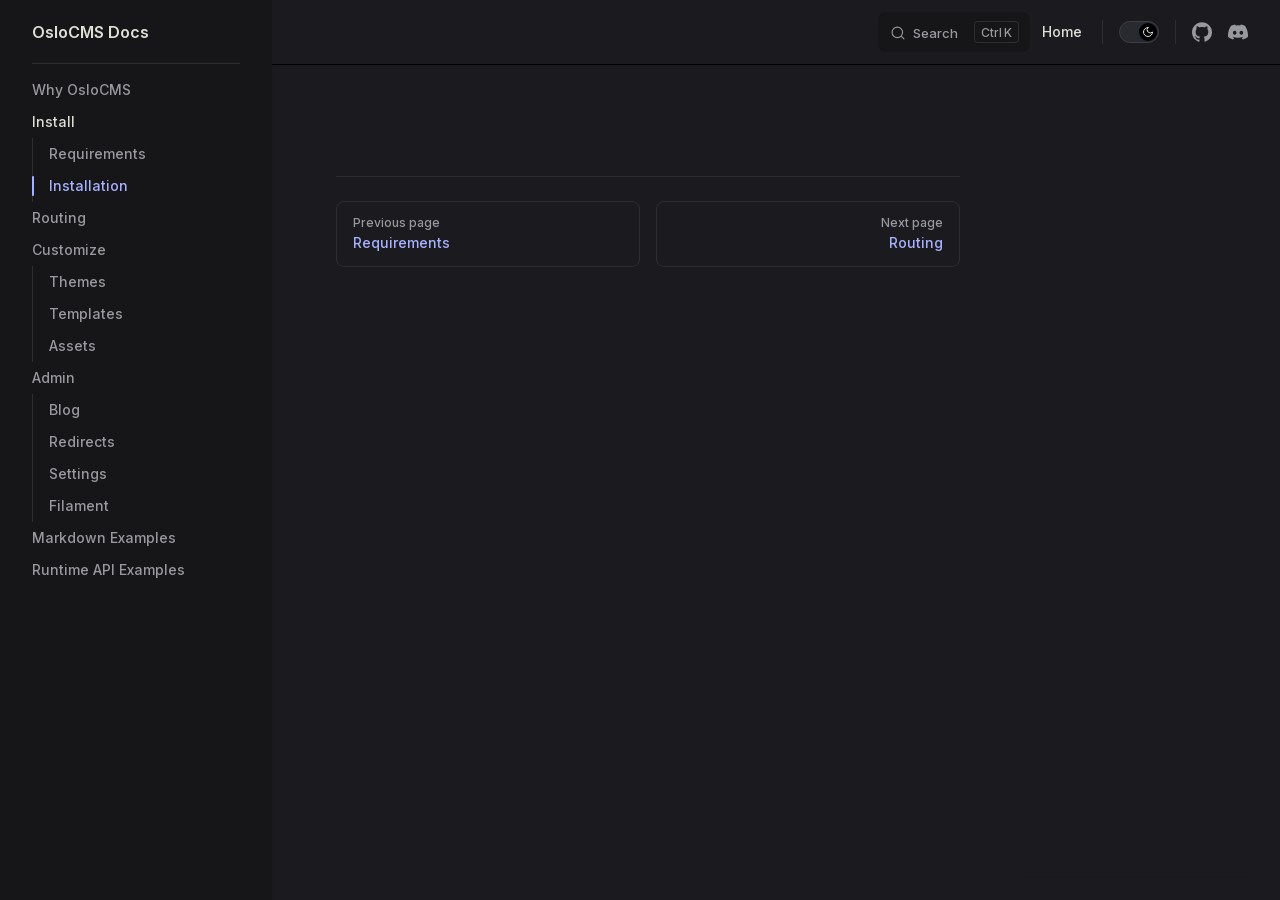
<file: docs/installation.html>
<!DOCTYPE html>
<html lang="en-US" dir="ltr">
  <head>
    <meta charset="utf-8">
    <meta name="viewport" content="width=device-width,initial-scale=1">
    <title>OsloCMS Docs</title>
    <meta name="description" content="Documentation for OsloCMS">
    <meta name="generator" content="VitePress v1.6.4">
    <link rel="preload stylesheet" href="/docs/assets/style.DeRj44aW.css" as="style">
    <link rel="preload stylesheet" href="/docs/vp-icons.css" as="style">
    
    <script type="module" src="/docs/assets/app.C2V6hDtM.js"></script>
    <link rel="preload" href="/docs/assets/inter-roman-latin.Di8DUHzh.woff2" as="font" type="font/woff2" crossorigin="">
    <link rel="modulepreload" href="/docs/assets/chunks/theme.C1xCD0y6.js">
    <link rel="modulepreload" href="/docs/assets/chunks/framework.C_C_Szfk.js">
    <link rel="modulepreload" href="/docs/assets/installation.md.D9FO92yv.lean.js">
    <script id="check-dark-mode">(()=>{const e=localStorage.getItem("vitepress-theme-appearance")||"dark",a=window.matchMedia("(prefers-color-scheme: dark)").matches;(!e||e==="auto"?a:e==="dark")&&document.documentElement.classList.add("dark")})();</script>
    <script id="check-mac-os">document.documentElement.classList.toggle("mac",/Mac|iPhone|iPod|iPad/i.test(navigator.platform));</script>
  </head>
  <body>
    <div id="app"><div class="Layout" data-v-5d98c3a5><!--[--><!--]--><!--[--><span tabindex="-1" data-v-0b0ada53></span><a href="#VPContent" class="VPSkipLink visually-hidden" data-v-0b0ada53>Skip to content</a><!--]--><!----><header class="VPNav" data-v-5d98c3a5 data-v-ae24b3ad><div class="VPNavBar" data-v-ae24b3ad data-v-6aa21345><div class="wrapper" data-v-6aa21345><div class="container" data-v-6aa21345><div class="title" data-v-6aa21345><div class="VPNavBarTitle has-sidebar" data-v-6aa21345 data-v-1168a8e4><a class="title" href="/docs/" data-v-1168a8e4><!--[--><!--]--><!----><span data-v-1168a8e4>OsloCMS Docs</span><!--[--><!--]--></a></div></div><div class="content" data-v-6aa21345><div class="content-body" data-v-6aa21345><!--[--><!--]--><div class="VPNavBarSearch search" data-v-6aa21345><!--[--><!----><div id="local-search"><button type="button" class="DocSearch DocSearch-Button" aria-label="Search"><span class="DocSearch-Button-Container"><span class="vp-icon DocSearch-Search-Icon"></span><span class="DocSearch-Button-Placeholder">Search</span></span><span class="DocSearch-Button-Keys"><kbd class="DocSearch-Button-Key"></kbd><kbd class="DocSearch-Button-Key">K</kbd></span></button></div><!--]--></div><nav aria-labelledby="main-nav-aria-label" class="VPNavBarMenu menu" data-v-6aa21345 data-v-dc692963><span id="main-nav-aria-label" class="visually-hidden" data-v-dc692963> Main Navigation </span><!--[--><!--[--><a class="VPLink link VPNavBarMenuLink" href="/docs/" tabindex="0" data-v-dc692963 data-v-e56f3d57><!--[--><span data-v-e56f3d57>Home</span><!--]--></a><!--]--><!--]--></nav><!----><div class="VPNavBarAppearance appearance" data-v-6aa21345 data-v-6c893767><button class="VPSwitch VPSwitchAppearance" type="button" role="switch" title aria-checked="true" data-v-6c893767 data-v-5337faa4 data-v-1d5665e3><span class="check" data-v-1d5665e3><span class="icon" data-v-1d5665e3><!--[--><span class="vpi-sun sun" data-v-5337faa4></span><span class="vpi-moon moon" data-v-5337faa4></span><!--]--></span></span></button></div><div class="VPSocialLinks VPNavBarSocialLinks social-links" data-v-6aa21345 data-v-0394ad82 data-v-7bc22406><!--[--><a class="VPSocialLink no-icon" href="https://github.com/oslocms/oslocms" aria-label="github" target="_blank" rel="noopener" data-v-7bc22406 data-v-bd121fe5><span class="vpi-social-github"></span></a><a class="VPSocialLink no-icon" href="https://discord.com/invite/kWGQYhbkNf" aria-label="discord" target="_blank" rel="noopener" data-v-7bc22406 data-v-bd121fe5><span class="vpi-social-discord"></span></a><!--]--></div><div class="VPFlyout VPNavBarExtra extra" data-v-6aa21345 data-v-bb2aa2f0 data-v-cf11d7a2><button type="button" class="button" aria-haspopup="true" aria-expanded="false" aria-label="extra navigation" data-v-cf11d7a2><span class="vpi-more-horizontal icon" data-v-cf11d7a2></span></button><div class="menu" data-v-cf11d7a2><div class="VPMenu" data-v-cf11d7a2 data-v-b98bc113><!----><!--[--><!--[--><!----><div class="group" data-v-bb2aa2f0><div class="item appearance" data-v-bb2aa2f0><p class="label" data-v-bb2aa2f0>Appearance</p><div class="appearance-action" data-v-bb2aa2f0><button class="VPSwitch VPSwitchAppearance" type="button" role="switch" title aria-checked="true" data-v-bb2aa2f0 data-v-5337faa4 data-v-1d5665e3><span class="check" data-v-1d5665e3><span class="icon" data-v-1d5665e3><!--[--><span class="vpi-sun sun" data-v-5337faa4></span><span class="vpi-moon moon" data-v-5337faa4></span><!--]--></span></span></button></div></div></div><div class="group" data-v-bb2aa2f0><div class="item social-links" data-v-bb2aa2f0><div class="VPSocialLinks social-links-list" data-v-bb2aa2f0 data-v-7bc22406><!--[--><a class="VPSocialLink no-icon" href="https://github.com/oslocms/oslocms" aria-label="github" target="_blank" rel="noopener" data-v-7bc22406 data-v-bd121fe5><span class="vpi-social-github"></span></a><a class="VPSocialLink no-icon" href="https://discord.com/invite/kWGQYhbkNf" aria-label="discord" target="_blank" rel="noopener" data-v-7bc22406 data-v-bd121fe5><span class="vpi-social-discord"></span></a><!--]--></div></div></div><!--]--><!--]--></div></div></div><!--[--><!--]--><button type="button" class="VPNavBarHamburger hamburger" aria-label="mobile navigation" aria-expanded="false" aria-controls="VPNavScreen" data-v-6aa21345 data-v-e5dd9c1c><span class="container" data-v-e5dd9c1c><span class="top" data-v-e5dd9c1c></span><span class="middle" data-v-e5dd9c1c></span><span class="bottom" data-v-e5dd9c1c></span></span></button></div></div></div></div><div class="divider" data-v-6aa21345><div class="divider-line" data-v-6aa21345></div></div></div><!----></header><div class="VPLocalNav has-sidebar empty" data-v-5d98c3a5 data-v-a6f0e41e><div class="container" data-v-a6f0e41e><button class="menu" aria-expanded="false" aria-controls="VPSidebarNav" data-v-a6f0e41e><span class="vpi-align-left menu-icon" data-v-a6f0e41e></span><span class="menu-text" data-v-a6f0e41e>Menu</span></button><div class="VPLocalNavOutlineDropdown" style="--vp-vh:0px;" data-v-a6f0e41e data-v-8a42e2b4><button data-v-8a42e2b4>Return to top</button><!----></div></div></div><aside class="VPSidebar" data-v-5d98c3a5 data-v-319d5ca6><div class="curtain" data-v-319d5ca6></div><nav class="nav" id="VPSidebarNav" aria-labelledby="sidebar-aria-label" tabindex="-1" data-v-319d5ca6><span class="visually-hidden" id="sidebar-aria-label" data-v-319d5ca6> Sidebar Navigation </span><!--[--><!--]--><!--[--><div class="no-transition group" data-v-c40bc020><section class="VPSidebarItem level-0 has-active" data-v-c40bc020 data-v-b3fd67f8><!----><div class="items" data-v-b3fd67f8><!--[--><div class="VPSidebarItem level-1 is-link" data-v-b3fd67f8><div class="item" data-v-b3fd67f8><div class="indicator" data-v-b3fd67f8></div><a class="VPLink link link" href="/docs/why-oslocms.html" data-v-b3fd67f8><!--[--><p class="text" data-v-b3fd67f8>Why OsloCMS</p><!--]--></a><!----></div><!----></div><section class="VPSidebarItem level-1 has-active" data-v-b3fd67f8><div class="item" role="button" tabindex="0" data-v-b3fd67f8><div class="indicator" data-v-b3fd67f8></div><h3 class="text" data-v-b3fd67f8>Install</h3><!----></div><div class="items" data-v-b3fd67f8><!--[--><div class="VPSidebarItem level-2 is-link" data-v-b3fd67f8><div class="item" data-v-b3fd67f8><div class="indicator" data-v-b3fd67f8></div><a class="VPLink link link" href="/docs/requirements.html" data-v-b3fd67f8><!--[--><p class="text" data-v-b3fd67f8>Requirements</p><!--]--></a><!----></div><!----></div><div class="VPSidebarItem level-2 is-link" data-v-b3fd67f8><div class="item" data-v-b3fd67f8><div class="indicator" data-v-b3fd67f8></div><a class="VPLink link link" href="/docs/installation.html" data-v-b3fd67f8><!--[--><p class="text" data-v-b3fd67f8>Installation</p><!--]--></a><!----></div><!----></div><!--]--></div></section><div class="VPSidebarItem level-1 is-link" data-v-b3fd67f8><div class="item" data-v-b3fd67f8><div class="indicator" data-v-b3fd67f8></div><a class="VPLink link link" href="/docs/routing.html" data-v-b3fd67f8><!--[--><p class="text" data-v-b3fd67f8>Routing</p><!--]--></a><!----></div><!----></div><section class="VPSidebarItem level-1" data-v-b3fd67f8><div class="item" role="button" tabindex="0" data-v-b3fd67f8><div class="indicator" data-v-b3fd67f8></div><h3 class="text" data-v-b3fd67f8>Customize</h3><!----></div><div class="items" data-v-b3fd67f8><!--[--><div class="VPSidebarItem level-2 is-link" data-v-b3fd67f8><div class="item" data-v-b3fd67f8><div class="indicator" data-v-b3fd67f8></div><a class="VPLink link link" href="/docs/themes.html" data-v-b3fd67f8><!--[--><p class="text" data-v-b3fd67f8>Themes</p><!--]--></a><!----></div><!----></div><div class="VPSidebarItem level-2 is-link" data-v-b3fd67f8><div class="item" data-v-b3fd67f8><div class="indicator" data-v-b3fd67f8></div><a class="VPLink link link" href="/docs/templates.html" data-v-b3fd67f8><!--[--><p class="text" data-v-b3fd67f8>Templates</p><!--]--></a><!----></div><!----></div><div class="VPSidebarItem level-2 is-link" data-v-b3fd67f8><div class="item" data-v-b3fd67f8><div class="indicator" data-v-b3fd67f8></div><a class="VPLink link link" href="/docs/assets.html" data-v-b3fd67f8><!--[--><p class="text" data-v-b3fd67f8>Assets</p><!--]--></a><!----></div><!----></div><!--]--></div></section><section class="VPSidebarItem level-1" data-v-b3fd67f8><div class="item" role="button" tabindex="0" data-v-b3fd67f8><div class="indicator" data-v-b3fd67f8></div><h3 class="text" data-v-b3fd67f8>Admin</h3><!----></div><div class="items" data-v-b3fd67f8><!--[--><div class="VPSidebarItem level-2 is-link" data-v-b3fd67f8><div class="item" data-v-b3fd67f8><div class="indicator" data-v-b3fd67f8></div><a class="VPLink link link" href="/docs/blog.html" data-v-b3fd67f8><!--[--><p class="text" data-v-b3fd67f8>Blog</p><!--]--></a><!----></div><!----></div><div class="VPSidebarItem level-2 is-link" data-v-b3fd67f8><div class="item" data-v-b3fd67f8><div class="indicator" data-v-b3fd67f8></div><a class="VPLink link link" href="/docs/redirects.html" data-v-b3fd67f8><!--[--><p class="text" data-v-b3fd67f8>Redirects</p><!--]--></a><!----></div><!----></div><div class="VPSidebarItem level-2 is-link" data-v-b3fd67f8><div class="item" data-v-b3fd67f8><div class="indicator" data-v-b3fd67f8></div><a class="VPLink link link" href="/docs/settings.html" data-v-b3fd67f8><!--[--><p class="text" data-v-b3fd67f8>Settings</p><!--]--></a><!----></div><!----></div><div class="VPSidebarItem level-2 is-link" data-v-b3fd67f8><div class="item" data-v-b3fd67f8><div class="indicator" data-v-b3fd67f8></div><a class="VPLink link link" href="/docs/filament.html" data-v-b3fd67f8><!--[--><p class="text" data-v-b3fd67f8>Filament</p><!--]--></a><!----></div><!----></div><!--]--></div></section><div class="VPSidebarItem level-1 is-link" data-v-b3fd67f8><div class="item" data-v-b3fd67f8><div class="indicator" data-v-b3fd67f8></div><a class="VPLink link link" href="/docs/markdown-examples.html" data-v-b3fd67f8><!--[--><p class="text" data-v-b3fd67f8>Markdown Examples</p><!--]--></a><!----></div><!----></div><div class="VPSidebarItem level-1 is-link" data-v-b3fd67f8><div class="item" data-v-b3fd67f8><div class="indicator" data-v-b3fd67f8></div><a class="VPLink link link" href="/docs/api-examples.html" data-v-b3fd67f8><!--[--><p class="text" data-v-b3fd67f8>Runtime API Examples</p><!--]--></a><!----></div><!----></div><!--]--></div></section></div><!--]--><!--[--><!--]--></nav></aside><div class="VPContent has-sidebar" id="VPContent" data-v-5d98c3a5 data-v-1428d186><div class="VPDoc has-sidebar has-aside" data-v-1428d186 data-v-39a288b8><!--[--><!--]--><div class="container" data-v-39a288b8><div class="aside" data-v-39a288b8><div class="aside-curtain" data-v-39a288b8></div><div class="aside-container" data-v-39a288b8><div class="aside-content" data-v-39a288b8><div class="VPDocAside" data-v-39a288b8 data-v-3f215769><!--[--><!--]--><!--[--><!--]--><nav aria-labelledby="doc-outline-aria-label" class="VPDocAsideOutline" data-v-3f215769 data-v-a5bbad30><div class="content" data-v-a5bbad30><div class="outline-marker" data-v-a5bbad30></div><div aria-level="2" class="outline-title" id="doc-outline-aria-label" role="heading" data-v-a5bbad30>On this page</div><ul class="VPDocOutlineItem root" data-v-a5bbad30 data-v-b933a997><!--[--><!--]--></ul></div></nav><!--[--><!--]--><div class="spacer" data-v-3f215769></div><!--[--><!--]--><!----><!--[--><!--]--><!--[--><!--]--></div></div></div></div><div class="content" data-v-39a288b8><div class="content-container" data-v-39a288b8><!--[--><!--]--><main class="main" data-v-39a288b8><div style="position:relative;" class="vp-doc _docs_installation" data-v-39a288b8><div></div></div></main><footer class="VPDocFooter" data-v-39a288b8 data-v-e257564d><!--[--><!--]--><!----><nav class="prev-next" aria-labelledby="doc-footer-aria-label" data-v-e257564d><span class="visually-hidden" id="doc-footer-aria-label" data-v-e257564d>Pager</span><div class="pager" data-v-e257564d><a class="VPLink link pager-link prev" href="/docs/requirements.html" data-v-e257564d><!--[--><span class="desc" data-v-e257564d>Previous page</span><span class="title" data-v-e257564d>Requirements</span><!--]--></a></div><div class="pager" data-v-e257564d><a class="VPLink link pager-link next" href="/docs/routing.html" data-v-e257564d><!--[--><span class="desc" data-v-e257564d>Next page</span><span class="title" data-v-e257564d>Routing</span><!--]--></a></div></nav></footer><!--[--><!--]--></div></div></div><!--[--><!--]--></div></div><!----><!--[--><!--]--></div></div>
    <script>window.__VP_HASH_MAP__=JSON.parse("{\"api-examples.md\":\"Dsh8jZm9\",\"blog.md\":\"DB3ICkCv\",\"filament.md\":\"DkvIw7Wy\",\"index.md\":\"Dh48HFjS\",\"installation.md\":\"D9FO92yv\",\"markdown-examples.md\":\"B5f4n4LQ\",\"requirements.md\":\"CQa6sBof\",\"routing.md\":\"C2Q2ifGm\",\"settings.md\":\"DXqsohsx\",\"templates.md\":\"BaVoWeAZ\",\"themes.md\":\"8cF9UTrM\",\"why-oslocms.md\":\"DVQDPVm5\"}");window.__VP_SITE_DATA__=JSON.parse("{\"lang\":\"en-US\",\"dir\":\"ltr\",\"title\":\"OsloCMS Docs\",\"description\":\"Documentation for OsloCMS\",\"base\":\"/docs/\",\"head\":[],\"router\":{\"prefetchLinks\":true},\"appearance\":\"dark\",\"themeConfig\":{\"head\":[[\"link\",{\"rel\":\"icon\",\"href\":\"/images/favicon.ico\"}]],\"nav\":[{\"text\":\"Home\",\"link\":\"/\"}],\"sidebar\":[{\"items\":[{\"text\":\"Why OsloCMS\",\"link\":\"/why-oslocms\"},{\"text\":\"Install\",\"items\":[{\"text\":\"Requirements\",\"link\":\"/requirements\"},{\"text\":\"Installation\",\"link\":\"/installation\"}]},{\"text\":\"Routing\",\"link\":\"/routing\"},{\"text\":\"Customize\",\"items\":[{\"text\":\"Themes\",\"link\":\"/themes\"},{\"text\":\"Templates\",\"link\":\"/templates\"},{\"text\":\"Assets\",\"link\":\"/assets\"}]},{\"text\":\"Admin\",\"items\":[{\"text\":\"Blog\",\"link\":\"/blog\"},{\"text\":\"Redirects\",\"link\":\"/redirects\"},{\"text\":\"Settings\",\"link\":\"/settings\"},{\"text\":\"Filament\",\"link\":\"/filament\"}]},{\"text\":\"Markdown Examples\",\"link\":\"/markdown-examples\"},{\"text\":\"Runtime API Examples\",\"link\":\"/api-examples\"}]}],\"socialLinks\":[{\"icon\":\"github\",\"link\":\"https://github.com/oslocms/oslocms\"},{\"icon\":\"discord\",\"link\":\"https://discord.com/invite/kWGQYhbkNf\"}],\"search\":{\"provider\":\"local\"}},\"locales\":{},\"scrollOffset\":134,\"cleanUrls\":false}");</script>
    
  </body>
</html>
</file>
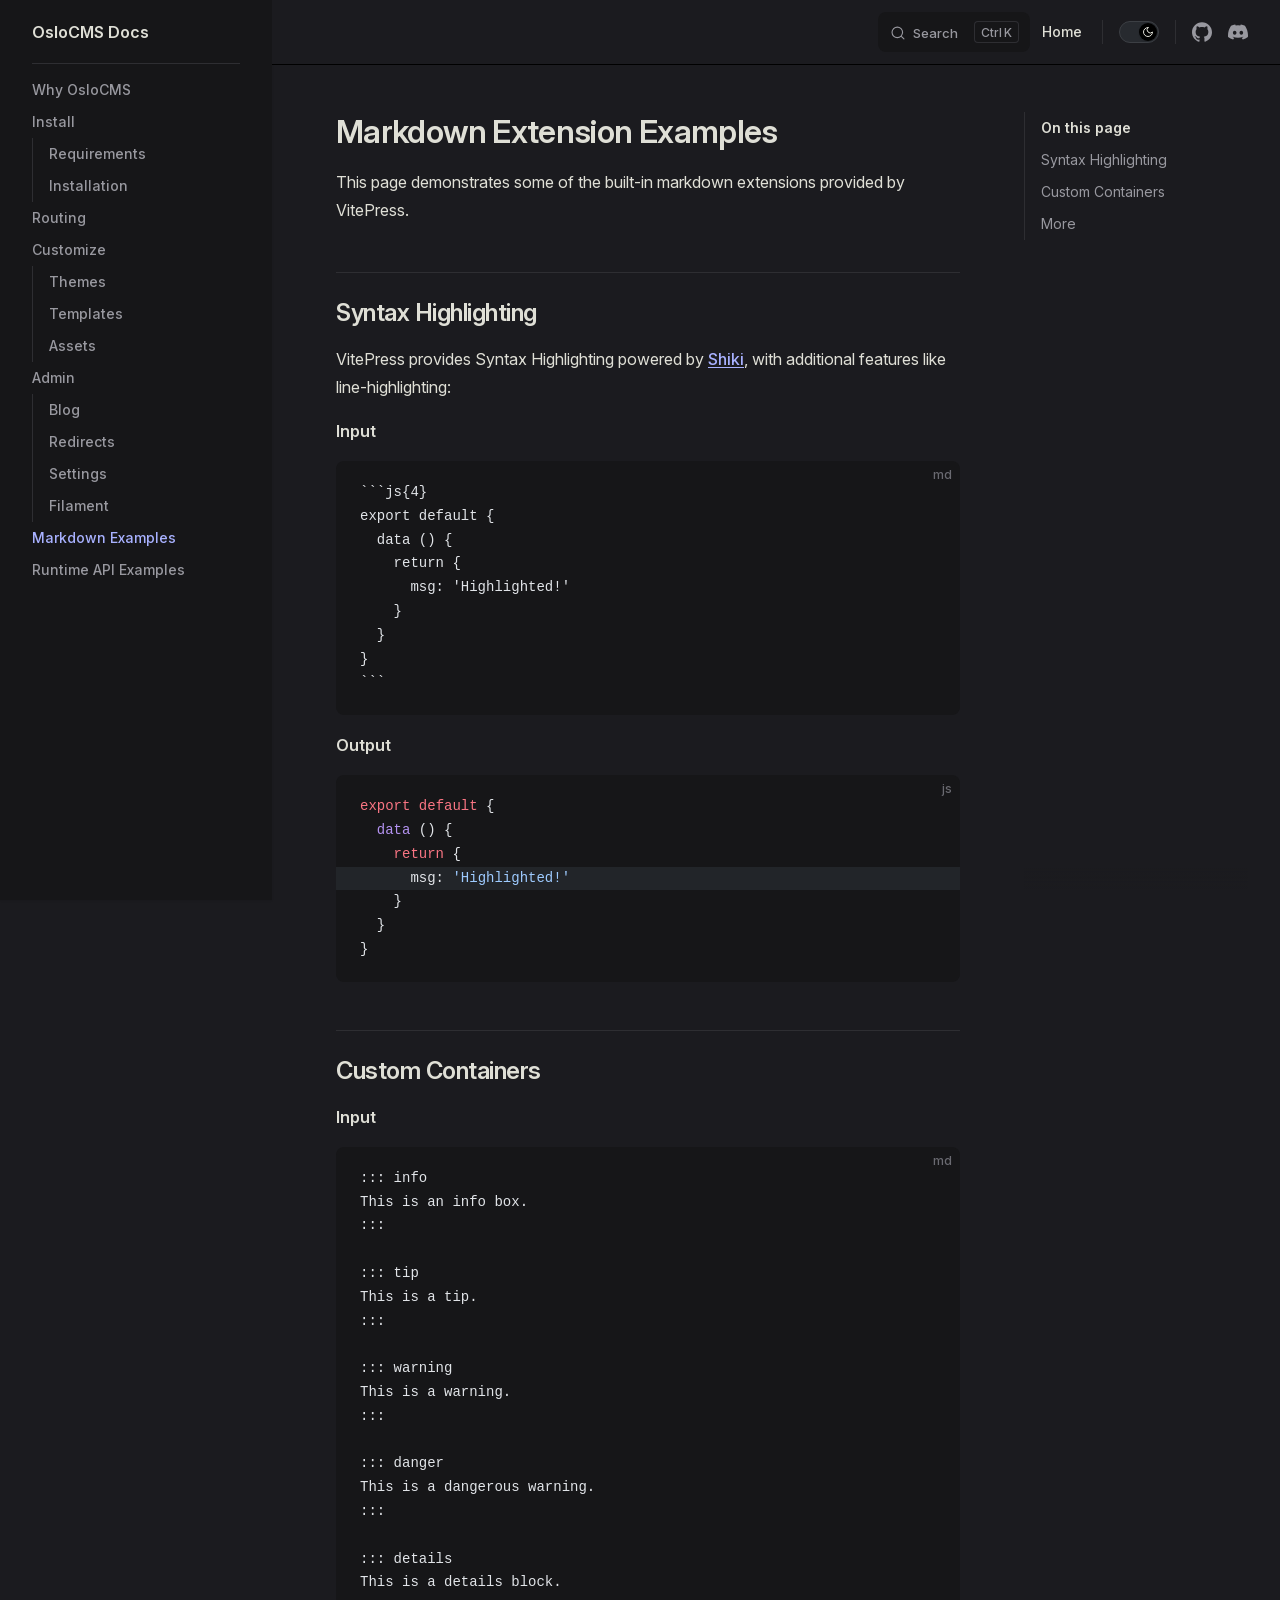
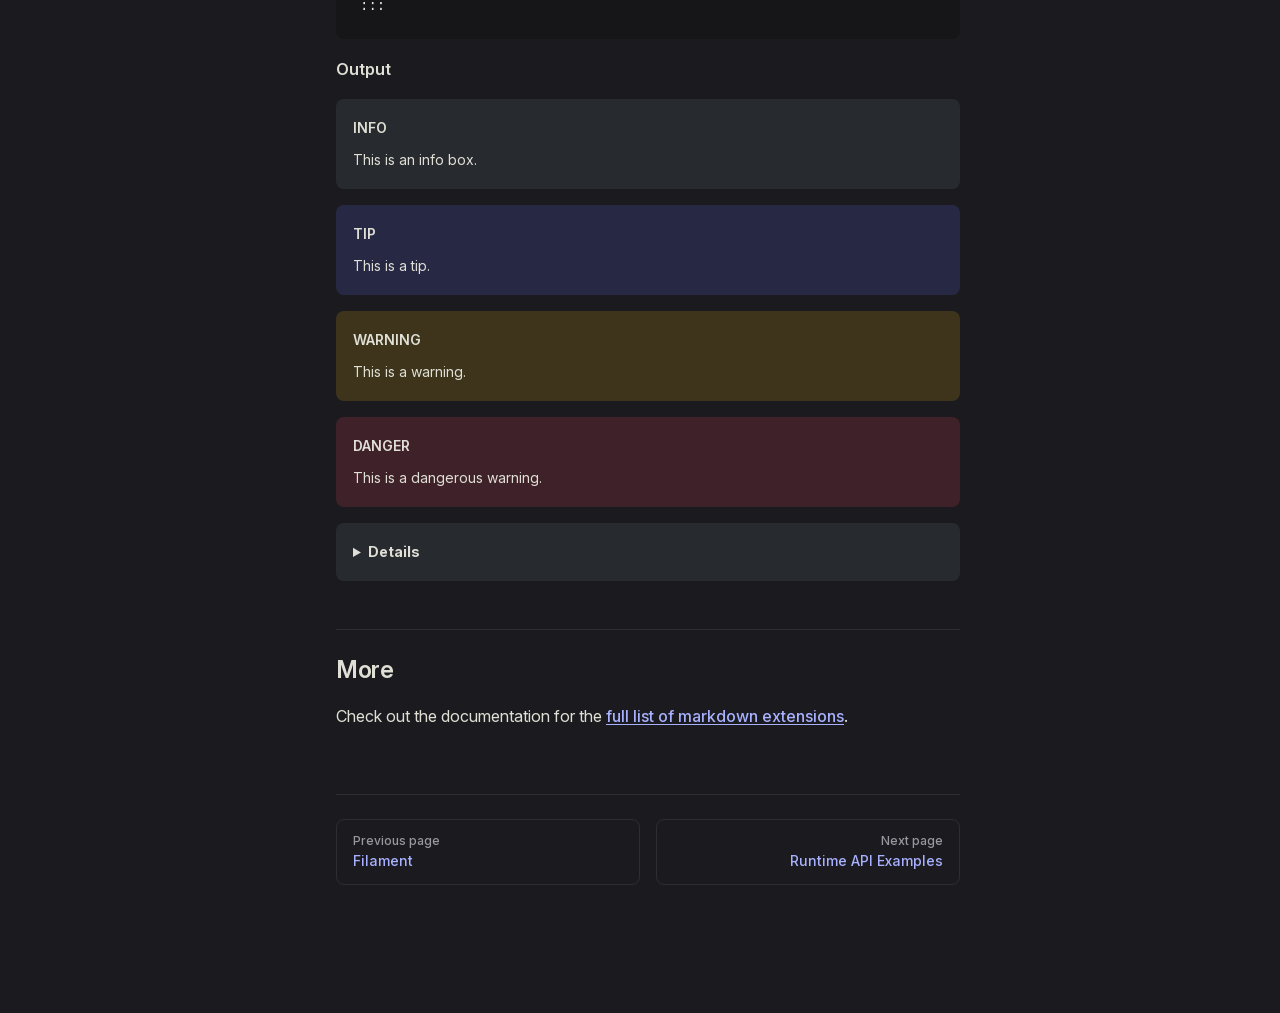
<file: docs/markdown-examples.html>
<!DOCTYPE html>
<html lang="en-US" dir="ltr">
  <head>
    <meta charset="utf-8">
    <meta name="viewport" content="width=device-width,initial-scale=1">
    <title>Markdown Extension Examples | OsloCMS Docs</title>
    <meta name="description" content="Documentation for OsloCMS">
    <meta name="generator" content="VitePress v1.6.4">
    <link rel="preload stylesheet" href="/docs/assets/style.DeRj44aW.css" as="style">
    <link rel="preload stylesheet" href="/docs/vp-icons.css" as="style">
    
    <script type="module" src="/docs/assets/app.C2V6hDtM.js"></script>
    <link rel="preload" href="/docs/assets/inter-roman-latin.Di8DUHzh.woff2" as="font" type="font/woff2" crossorigin="">
    <link rel="modulepreload" href="/docs/assets/chunks/theme.C1xCD0y6.js">
    <link rel="modulepreload" href="/docs/assets/chunks/framework.C_C_Szfk.js">
    <link rel="modulepreload" href="/docs/assets/markdown-examples.md.B5f4n4LQ.lean.js">
    <script id="check-dark-mode">(()=>{const e=localStorage.getItem("vitepress-theme-appearance")||"dark",a=window.matchMedia("(prefers-color-scheme: dark)").matches;(!e||e==="auto"?a:e==="dark")&&document.documentElement.classList.add("dark")})();</script>
    <script id="check-mac-os">document.documentElement.classList.toggle("mac",/Mac|iPhone|iPod|iPad/i.test(navigator.platform));</script>
  </head>
  <body>
    <div id="app"><div class="Layout" data-v-5d98c3a5><!--[--><!--]--><!--[--><span tabindex="-1" data-v-0b0ada53></span><a href="#VPContent" class="VPSkipLink visually-hidden" data-v-0b0ada53>Skip to content</a><!--]--><!----><header class="VPNav" data-v-5d98c3a5 data-v-ae24b3ad><div class="VPNavBar" data-v-ae24b3ad data-v-6aa21345><div class="wrapper" data-v-6aa21345><div class="container" data-v-6aa21345><div class="title" data-v-6aa21345><div class="VPNavBarTitle has-sidebar" data-v-6aa21345 data-v-1168a8e4><a class="title" href="/docs/" data-v-1168a8e4><!--[--><!--]--><!----><span data-v-1168a8e4>OsloCMS Docs</span><!--[--><!--]--></a></div></div><div class="content" data-v-6aa21345><div class="content-body" data-v-6aa21345><!--[--><!--]--><div class="VPNavBarSearch search" data-v-6aa21345><!--[--><!----><div id="local-search"><button type="button" class="DocSearch DocSearch-Button" aria-label="Search"><span class="DocSearch-Button-Container"><span class="vp-icon DocSearch-Search-Icon"></span><span class="DocSearch-Button-Placeholder">Search</span></span><span class="DocSearch-Button-Keys"><kbd class="DocSearch-Button-Key"></kbd><kbd class="DocSearch-Button-Key">K</kbd></span></button></div><!--]--></div><nav aria-labelledby="main-nav-aria-label" class="VPNavBarMenu menu" data-v-6aa21345 data-v-dc692963><span id="main-nav-aria-label" class="visually-hidden" data-v-dc692963> Main Navigation </span><!--[--><!--[--><a class="VPLink link VPNavBarMenuLink" href="/docs/" tabindex="0" data-v-dc692963 data-v-e56f3d57><!--[--><span data-v-e56f3d57>Home</span><!--]--></a><!--]--><!--]--></nav><!----><div class="VPNavBarAppearance appearance" data-v-6aa21345 data-v-6c893767><button class="VPSwitch VPSwitchAppearance" type="button" role="switch" title aria-checked="true" data-v-6c893767 data-v-5337faa4 data-v-1d5665e3><span class="check" data-v-1d5665e3><span class="icon" data-v-1d5665e3><!--[--><span class="vpi-sun sun" data-v-5337faa4></span><span class="vpi-moon moon" data-v-5337faa4></span><!--]--></span></span></button></div><div class="VPSocialLinks VPNavBarSocialLinks social-links" data-v-6aa21345 data-v-0394ad82 data-v-7bc22406><!--[--><a class="VPSocialLink no-icon" href="https://github.com/oslocms/oslocms" aria-label="github" target="_blank" rel="noopener" data-v-7bc22406 data-v-bd121fe5><span class="vpi-social-github"></span></a><a class="VPSocialLink no-icon" href="https://discord.com/invite/kWGQYhbkNf" aria-label="discord" target="_blank" rel="noopener" data-v-7bc22406 data-v-bd121fe5><span class="vpi-social-discord"></span></a><!--]--></div><div class="VPFlyout VPNavBarExtra extra" data-v-6aa21345 data-v-bb2aa2f0 data-v-cf11d7a2><button type="button" class="button" aria-haspopup="true" aria-expanded="false" aria-label="extra navigation" data-v-cf11d7a2><span class="vpi-more-horizontal icon" data-v-cf11d7a2></span></button><div class="menu" data-v-cf11d7a2><div class="VPMenu" data-v-cf11d7a2 data-v-b98bc113><!----><!--[--><!--[--><!----><div class="group" data-v-bb2aa2f0><div class="item appearance" data-v-bb2aa2f0><p class="label" data-v-bb2aa2f0>Appearance</p><div class="appearance-action" data-v-bb2aa2f0><button class="VPSwitch VPSwitchAppearance" type="button" role="switch" title aria-checked="true" data-v-bb2aa2f0 data-v-5337faa4 data-v-1d5665e3><span class="check" data-v-1d5665e3><span class="icon" data-v-1d5665e3><!--[--><span class="vpi-sun sun" data-v-5337faa4></span><span class="vpi-moon moon" data-v-5337faa4></span><!--]--></span></span></button></div></div></div><div class="group" data-v-bb2aa2f0><div class="item social-links" data-v-bb2aa2f0><div class="VPSocialLinks social-links-list" data-v-bb2aa2f0 data-v-7bc22406><!--[--><a class="VPSocialLink no-icon" href="https://github.com/oslocms/oslocms" aria-label="github" target="_blank" rel="noopener" data-v-7bc22406 data-v-bd121fe5><span class="vpi-social-github"></span></a><a class="VPSocialLink no-icon" href="https://discord.com/invite/kWGQYhbkNf" aria-label="discord" target="_blank" rel="noopener" data-v-7bc22406 data-v-bd121fe5><span class="vpi-social-discord"></span></a><!--]--></div></div></div><!--]--><!--]--></div></div></div><!--[--><!--]--><button type="button" class="VPNavBarHamburger hamburger" aria-label="mobile navigation" aria-expanded="false" aria-controls="VPNavScreen" data-v-6aa21345 data-v-e5dd9c1c><span class="container" data-v-e5dd9c1c><span class="top" data-v-e5dd9c1c></span><span class="middle" data-v-e5dd9c1c></span><span class="bottom" data-v-e5dd9c1c></span></span></button></div></div></div></div><div class="divider" data-v-6aa21345><div class="divider-line" data-v-6aa21345></div></div></div><!----></header><div class="VPLocalNav has-sidebar empty" data-v-5d98c3a5 data-v-a6f0e41e><div class="container" data-v-a6f0e41e><button class="menu" aria-expanded="false" aria-controls="VPSidebarNav" data-v-a6f0e41e><span class="vpi-align-left menu-icon" data-v-a6f0e41e></span><span class="menu-text" data-v-a6f0e41e>Menu</span></button><div class="VPLocalNavOutlineDropdown" style="--vp-vh:0px;" data-v-a6f0e41e data-v-8a42e2b4><button data-v-8a42e2b4>Return to top</button><!----></div></div></div><aside class="VPSidebar" data-v-5d98c3a5 data-v-319d5ca6><div class="curtain" data-v-319d5ca6></div><nav class="nav" id="VPSidebarNav" aria-labelledby="sidebar-aria-label" tabindex="-1" data-v-319d5ca6><span class="visually-hidden" id="sidebar-aria-label" data-v-319d5ca6> Sidebar Navigation </span><!--[--><!--]--><!--[--><div class="no-transition group" data-v-c40bc020><section class="VPSidebarItem level-0 has-active" data-v-c40bc020 data-v-b3fd67f8><!----><div class="items" data-v-b3fd67f8><!--[--><div class="VPSidebarItem level-1 is-link" data-v-b3fd67f8><div class="item" data-v-b3fd67f8><div class="indicator" data-v-b3fd67f8></div><a class="VPLink link link" href="/docs/why-oslocms.html" data-v-b3fd67f8><!--[--><p class="text" data-v-b3fd67f8>Why OsloCMS</p><!--]--></a><!----></div><!----></div><section class="VPSidebarItem level-1" data-v-b3fd67f8><div class="item" role="button" tabindex="0" data-v-b3fd67f8><div class="indicator" data-v-b3fd67f8></div><h3 class="text" data-v-b3fd67f8>Install</h3><!----></div><div class="items" data-v-b3fd67f8><!--[--><div class="VPSidebarItem level-2 is-link" data-v-b3fd67f8><div class="item" data-v-b3fd67f8><div class="indicator" data-v-b3fd67f8></div><a class="VPLink link link" href="/docs/requirements.html" data-v-b3fd67f8><!--[--><p class="text" data-v-b3fd67f8>Requirements</p><!--]--></a><!----></div><!----></div><div class="VPSidebarItem level-2 is-link" data-v-b3fd67f8><div class="item" data-v-b3fd67f8><div class="indicator" data-v-b3fd67f8></div><a class="VPLink link link" href="/docs/installation.html" data-v-b3fd67f8><!--[--><p class="text" data-v-b3fd67f8>Installation</p><!--]--></a><!----></div><!----></div><!--]--></div></section><div class="VPSidebarItem level-1 is-link" data-v-b3fd67f8><div class="item" data-v-b3fd67f8><div class="indicator" data-v-b3fd67f8></div><a class="VPLink link link" href="/docs/routing.html" data-v-b3fd67f8><!--[--><p class="text" data-v-b3fd67f8>Routing</p><!--]--></a><!----></div><!----></div><section class="VPSidebarItem level-1" data-v-b3fd67f8><div class="item" role="button" tabindex="0" data-v-b3fd67f8><div class="indicator" data-v-b3fd67f8></div><h3 class="text" data-v-b3fd67f8>Customize</h3><!----></div><div class="items" data-v-b3fd67f8><!--[--><div class="VPSidebarItem level-2 is-link" data-v-b3fd67f8><div class="item" data-v-b3fd67f8><div class="indicator" data-v-b3fd67f8></div><a class="VPLink link link" href="/docs/themes.html" data-v-b3fd67f8><!--[--><p class="text" data-v-b3fd67f8>Themes</p><!--]--></a><!----></div><!----></div><div class="VPSidebarItem level-2 is-link" data-v-b3fd67f8><div class="item" data-v-b3fd67f8><div class="indicator" data-v-b3fd67f8></div><a class="VPLink link link" href="/docs/templates.html" data-v-b3fd67f8><!--[--><p class="text" data-v-b3fd67f8>Templates</p><!--]--></a><!----></div><!----></div><div class="VPSidebarItem level-2 is-link" data-v-b3fd67f8><div class="item" data-v-b3fd67f8><div class="indicator" data-v-b3fd67f8></div><a class="VPLink link link" href="/docs/assets.html" data-v-b3fd67f8><!--[--><p class="text" data-v-b3fd67f8>Assets</p><!--]--></a><!----></div><!----></div><!--]--></div></section><section class="VPSidebarItem level-1" data-v-b3fd67f8><div class="item" role="button" tabindex="0" data-v-b3fd67f8><div class="indicator" data-v-b3fd67f8></div><h3 class="text" data-v-b3fd67f8>Admin</h3><!----></div><div class="items" data-v-b3fd67f8><!--[--><div class="VPSidebarItem level-2 is-link" data-v-b3fd67f8><div class="item" data-v-b3fd67f8><div class="indicator" data-v-b3fd67f8></div><a class="VPLink link link" href="/docs/blog.html" data-v-b3fd67f8><!--[--><p class="text" data-v-b3fd67f8>Blog</p><!--]--></a><!----></div><!----></div><div class="VPSidebarItem level-2 is-link" data-v-b3fd67f8><div class="item" data-v-b3fd67f8><div class="indicator" data-v-b3fd67f8></div><a class="VPLink link link" href="/docs/redirects.html" data-v-b3fd67f8><!--[--><p class="text" data-v-b3fd67f8>Redirects</p><!--]--></a><!----></div><!----></div><div class="VPSidebarItem level-2 is-link" data-v-b3fd67f8><div class="item" data-v-b3fd67f8><div class="indicator" data-v-b3fd67f8></div><a class="VPLink link link" href="/docs/settings.html" data-v-b3fd67f8><!--[--><p class="text" data-v-b3fd67f8>Settings</p><!--]--></a><!----></div><!----></div><div class="VPSidebarItem level-2 is-link" data-v-b3fd67f8><div class="item" data-v-b3fd67f8><div class="indicator" data-v-b3fd67f8></div><a class="VPLink link link" href="/docs/filament.html" data-v-b3fd67f8><!--[--><p class="text" data-v-b3fd67f8>Filament</p><!--]--></a><!----></div><!----></div><!--]--></div></section><div class="VPSidebarItem level-1 is-link" data-v-b3fd67f8><div class="item" data-v-b3fd67f8><div class="indicator" data-v-b3fd67f8></div><a class="VPLink link link" href="/docs/markdown-examples.html" data-v-b3fd67f8><!--[--><p class="text" data-v-b3fd67f8>Markdown Examples</p><!--]--></a><!----></div><!----></div><div class="VPSidebarItem level-1 is-link" data-v-b3fd67f8><div class="item" data-v-b3fd67f8><div class="indicator" data-v-b3fd67f8></div><a class="VPLink link link" href="/docs/api-examples.html" data-v-b3fd67f8><!--[--><p class="text" data-v-b3fd67f8>Runtime API Examples</p><!--]--></a><!----></div><!----></div><!--]--></div></section></div><!--]--><!--[--><!--]--></nav></aside><div class="VPContent has-sidebar" id="VPContent" data-v-5d98c3a5 data-v-1428d186><div class="VPDoc has-sidebar has-aside" data-v-1428d186 data-v-39a288b8><!--[--><!--]--><div class="container" data-v-39a288b8><div class="aside" data-v-39a288b8><div class="aside-curtain" data-v-39a288b8></div><div class="aside-container" data-v-39a288b8><div class="aside-content" data-v-39a288b8><div class="VPDocAside" data-v-39a288b8 data-v-3f215769><!--[--><!--]--><!--[--><!--]--><nav aria-labelledby="doc-outline-aria-label" class="VPDocAsideOutline" data-v-3f215769 data-v-a5bbad30><div class="content" data-v-a5bbad30><div class="outline-marker" data-v-a5bbad30></div><div aria-level="2" class="outline-title" id="doc-outline-aria-label" role="heading" data-v-a5bbad30>On this page</div><ul class="VPDocOutlineItem root" data-v-a5bbad30 data-v-b933a997><!--[--><!--]--></ul></div></nav><!--[--><!--]--><div class="spacer" data-v-3f215769></div><!--[--><!--]--><!----><!--[--><!--]--><!--[--><!--]--></div></div></div></div><div class="content" data-v-39a288b8><div class="content-container" data-v-39a288b8><!--[--><!--]--><main class="main" data-v-39a288b8><div style="position:relative;" class="vp-doc _docs_markdown-examples" data-v-39a288b8><div><h1 id="markdown-extension-examples" tabindex="-1">Markdown Extension Examples <a class="header-anchor" href="#markdown-extension-examples" aria-label="Permalink to &quot;Markdown Extension Examples&quot;">​</a></h1><p>This page demonstrates some of the built-in markdown extensions provided by VitePress.</p><h2 id="syntax-highlighting" tabindex="-1">Syntax Highlighting <a class="header-anchor" href="#syntax-highlighting" aria-label="Permalink to &quot;Syntax Highlighting&quot;">​</a></h2><p>VitePress provides Syntax Highlighting powered by <a href="https://github.com/shikijs/shiki" target="_blank" rel="noreferrer">Shiki</a>, with additional features like line-highlighting:</p><p><strong>Input</strong></p><div class="language-md vp-adaptive-theme"><button title="Copy Code" class="copy"></button><span class="lang">md</span><pre class="shiki shiki-themes github-light github-dark vp-code" tabindex="0"><code><span class="line"><span style="--shiki-light:#24292E;--shiki-dark:#E1E4E8;">```js{4}</span></span>
<span class="line"><span style="--shiki-light:#24292E;--shiki-dark:#E1E4E8;">export default {</span></span>
<span class="line"><span style="--shiki-light:#24292E;--shiki-dark:#E1E4E8;">  data () {</span></span>
<span class="line"><span style="--shiki-light:#24292E;--shiki-dark:#E1E4E8;">    return {</span></span>
<span class="line"><span style="--shiki-light:#24292E;--shiki-dark:#E1E4E8;">      msg: &#39;Highlighted!&#39;</span></span>
<span class="line"><span style="--shiki-light:#24292E;--shiki-dark:#E1E4E8;">    }</span></span>
<span class="line"><span style="--shiki-light:#24292E;--shiki-dark:#E1E4E8;">  }</span></span>
<span class="line"><span style="--shiki-light:#24292E;--shiki-dark:#E1E4E8;">}</span></span>
<span class="line"><span style="--shiki-light:#24292E;--shiki-dark:#E1E4E8;">```</span></span></code></pre></div><p><strong>Output</strong></p><div class="language-js vp-adaptive-theme"><button title="Copy Code" class="copy"></button><span class="lang">js</span><pre class="shiki shiki-themes github-light github-dark vp-code" tabindex="0"><code><span class="line"><span style="--shiki-light:#D73A49;--shiki-dark:#F97583;">export</span><span style="--shiki-light:#D73A49;--shiki-dark:#F97583;"> default</span><span style="--shiki-light:#24292E;--shiki-dark:#E1E4E8;"> {</span></span>
<span class="line"><span style="--shiki-light:#6F42C1;--shiki-dark:#B392F0;">  data</span><span style="--shiki-light:#24292E;--shiki-dark:#E1E4E8;"> () {</span></span>
<span class="line"><span style="--shiki-light:#D73A49;--shiki-dark:#F97583;">    return</span><span style="--shiki-light:#24292E;--shiki-dark:#E1E4E8;"> {</span></span>
<span class="line highlighted"><span style="--shiki-light:#24292E;--shiki-dark:#E1E4E8;">      msg: </span><span style="--shiki-light:#032F62;--shiki-dark:#9ECBFF;">&#39;Highlighted!&#39;</span></span>
<span class="line"><span style="--shiki-light:#24292E;--shiki-dark:#E1E4E8;">    }</span></span>
<span class="line"><span style="--shiki-light:#24292E;--shiki-dark:#E1E4E8;">  }</span></span>
<span class="line"><span style="--shiki-light:#24292E;--shiki-dark:#E1E4E8;">}</span></span></code></pre></div><h2 id="custom-containers" tabindex="-1">Custom Containers <a class="header-anchor" href="#custom-containers" aria-label="Permalink to &quot;Custom Containers&quot;">​</a></h2><p><strong>Input</strong></p><div class="language-md vp-adaptive-theme"><button title="Copy Code" class="copy"></button><span class="lang">md</span><pre class="shiki shiki-themes github-light github-dark vp-code" tabindex="0"><code><span class="line"><span style="--shiki-light:#24292E;--shiki-dark:#E1E4E8;">::: info</span></span>
<span class="line"><span style="--shiki-light:#24292E;--shiki-dark:#E1E4E8;">This is an info box.</span></span>
<span class="line"><span style="--shiki-light:#24292E;--shiki-dark:#E1E4E8;">:::</span></span>
<span class="line"></span>
<span class="line"><span style="--shiki-light:#24292E;--shiki-dark:#E1E4E8;">::: tip</span></span>
<span class="line"><span style="--shiki-light:#24292E;--shiki-dark:#E1E4E8;">This is a tip.</span></span>
<span class="line"><span style="--shiki-light:#24292E;--shiki-dark:#E1E4E8;">:::</span></span>
<span class="line"></span>
<span class="line"><span style="--shiki-light:#24292E;--shiki-dark:#E1E4E8;">::: warning</span></span>
<span class="line"><span style="--shiki-light:#24292E;--shiki-dark:#E1E4E8;">This is a warning.</span></span>
<span class="line"><span style="--shiki-light:#24292E;--shiki-dark:#E1E4E8;">:::</span></span>
<span class="line"></span>
<span class="line"><span style="--shiki-light:#24292E;--shiki-dark:#E1E4E8;">::: danger</span></span>
<span class="line"><span style="--shiki-light:#24292E;--shiki-dark:#E1E4E8;">This is a dangerous warning.</span></span>
<span class="line"><span style="--shiki-light:#24292E;--shiki-dark:#E1E4E8;">:::</span></span>
<span class="line"></span>
<span class="line"><span style="--shiki-light:#24292E;--shiki-dark:#E1E4E8;">::: details</span></span>
<span class="line"><span style="--shiki-light:#24292E;--shiki-dark:#E1E4E8;">This is a details block.</span></span>
<span class="line"><span style="--shiki-light:#24292E;--shiki-dark:#E1E4E8;">:::</span></span></code></pre></div><p><strong>Output</strong></p><div class="info custom-block"><p class="custom-block-title">INFO</p><p>This is an info box.</p></div><div class="tip custom-block"><p class="custom-block-title">TIP</p><p>This is a tip.</p></div><div class="warning custom-block"><p class="custom-block-title">WARNING</p><p>This is a warning.</p></div><div class="danger custom-block"><p class="custom-block-title">DANGER</p><p>This is a dangerous warning.</p></div><details class="details custom-block"><summary>Details</summary><p>This is a details block.</p></details><h2 id="more" tabindex="-1">More <a class="header-anchor" href="#more" aria-label="Permalink to &quot;More&quot;">​</a></h2><p>Check out the documentation for the <a href="https://vitepress.dev/guide/markdown" target="_blank" rel="noreferrer">full list of markdown extensions</a>.</p></div></div></main><footer class="VPDocFooter" data-v-39a288b8 data-v-e257564d><!--[--><!--]--><!----><nav class="prev-next" aria-labelledby="doc-footer-aria-label" data-v-e257564d><span class="visually-hidden" id="doc-footer-aria-label" data-v-e257564d>Pager</span><div class="pager" data-v-e257564d><a class="VPLink link pager-link prev" href="/docs/filament.html" data-v-e257564d><!--[--><span class="desc" data-v-e257564d>Previous page</span><span class="title" data-v-e257564d>Filament</span><!--]--></a></div><div class="pager" data-v-e257564d><a class="VPLink link pager-link next" href="/docs/api-examples.html" data-v-e257564d><!--[--><span class="desc" data-v-e257564d>Next page</span><span class="title" data-v-e257564d>Runtime API Examples</span><!--]--></a></div></nav></footer><!--[--><!--]--></div></div></div><!--[--><!--]--></div></div><!----><!--[--><!--]--></div></div>
    <script>window.__VP_HASH_MAP__=JSON.parse("{\"api-examples.md\":\"Dsh8jZm9\",\"blog.md\":\"DB3ICkCv\",\"filament.md\":\"DkvIw7Wy\",\"index.md\":\"Dh48HFjS\",\"installation.md\":\"D9FO92yv\",\"markdown-examples.md\":\"B5f4n4LQ\",\"requirements.md\":\"CQa6sBof\",\"routing.md\":\"C2Q2ifGm\",\"settings.md\":\"DXqsohsx\",\"templates.md\":\"BaVoWeAZ\",\"themes.md\":\"8cF9UTrM\",\"why-oslocms.md\":\"DVQDPVm5\"}");window.__VP_SITE_DATA__=JSON.parse("{\"lang\":\"en-US\",\"dir\":\"ltr\",\"title\":\"OsloCMS Docs\",\"description\":\"Documentation for OsloCMS\",\"base\":\"/docs/\",\"head\":[],\"router\":{\"prefetchLinks\":true},\"appearance\":\"dark\",\"themeConfig\":{\"head\":[[\"link\",{\"rel\":\"icon\",\"href\":\"/images/favicon.ico\"}]],\"nav\":[{\"text\":\"Home\",\"link\":\"/\"}],\"sidebar\":[{\"items\":[{\"text\":\"Why OsloCMS\",\"link\":\"/why-oslocms\"},{\"text\":\"Install\",\"items\":[{\"text\":\"Requirements\",\"link\":\"/requirements\"},{\"text\":\"Installation\",\"link\":\"/installation\"}]},{\"text\":\"Routing\",\"link\":\"/routing\"},{\"text\":\"Customize\",\"items\":[{\"text\":\"Themes\",\"link\":\"/themes\"},{\"text\":\"Templates\",\"link\":\"/templates\"},{\"text\":\"Assets\",\"link\":\"/assets\"}]},{\"text\":\"Admin\",\"items\":[{\"text\":\"Blog\",\"link\":\"/blog\"},{\"text\":\"Redirects\",\"link\":\"/redirects\"},{\"text\":\"Settings\",\"link\":\"/settings\"},{\"text\":\"Filament\",\"link\":\"/filament\"}]},{\"text\":\"Markdown Examples\",\"link\":\"/markdown-examples\"},{\"text\":\"Runtime API Examples\",\"link\":\"/api-examples\"}]}],\"socialLinks\":[{\"icon\":\"github\",\"link\":\"https://github.com/oslocms/oslocms\"},{\"icon\":\"discord\",\"link\":\"https://discord.com/invite/kWGQYhbkNf\"}],\"search\":{\"provider\":\"local\"}},\"locales\":{},\"scrollOffset\":134,\"cleanUrls\":false}");</script>
    
  </body>
</html>
</file>
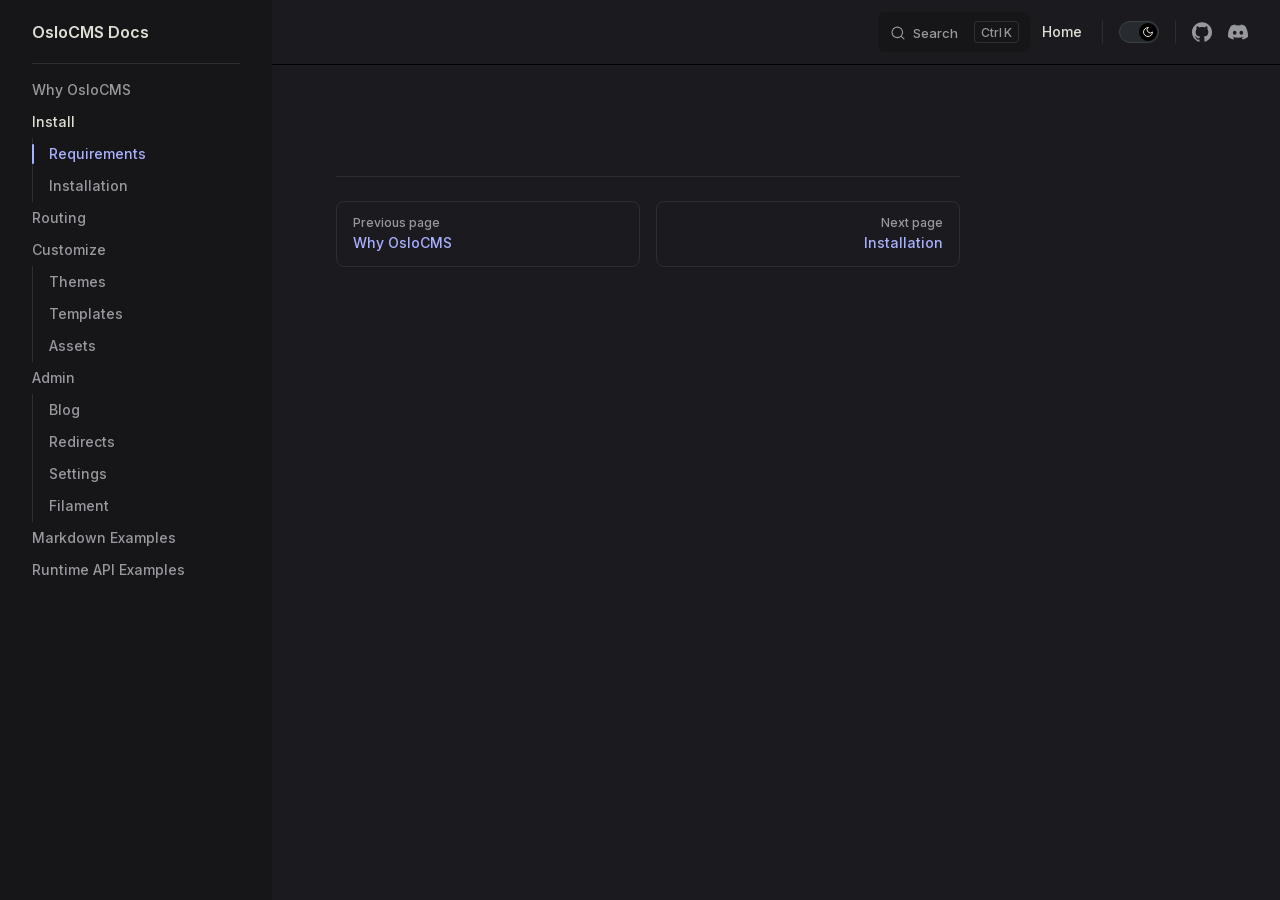
<file: docs/requirements.html>
<!DOCTYPE html>
<html lang="en-US" dir="ltr">
  <head>
    <meta charset="utf-8">
    <meta name="viewport" content="width=device-width,initial-scale=1">
    <title>OsloCMS Docs</title>
    <meta name="description" content="Documentation for OsloCMS">
    <meta name="generator" content="VitePress v1.6.4">
    <link rel="preload stylesheet" href="/docs/assets/style.DeRj44aW.css" as="style">
    <link rel="preload stylesheet" href="/docs/vp-icons.css" as="style">
    
    <script type="module" src="/docs/assets/app.C2V6hDtM.js"></script>
    <link rel="preload" href="/docs/assets/inter-roman-latin.Di8DUHzh.woff2" as="font" type="font/woff2" crossorigin="">
    <link rel="modulepreload" href="/docs/assets/chunks/theme.C1xCD0y6.js">
    <link rel="modulepreload" href="/docs/assets/chunks/framework.C_C_Szfk.js">
    <link rel="modulepreload" href="/docs/assets/requirements.md.CQa6sBof.lean.js">
    <script id="check-dark-mode">(()=>{const e=localStorage.getItem("vitepress-theme-appearance")||"dark",a=window.matchMedia("(prefers-color-scheme: dark)").matches;(!e||e==="auto"?a:e==="dark")&&document.documentElement.classList.add("dark")})();</script>
    <script id="check-mac-os">document.documentElement.classList.toggle("mac",/Mac|iPhone|iPod|iPad/i.test(navigator.platform));</script>
  </head>
  <body>
    <div id="app"><div class="Layout" data-v-5d98c3a5><!--[--><!--]--><!--[--><span tabindex="-1" data-v-0b0ada53></span><a href="#VPContent" class="VPSkipLink visually-hidden" data-v-0b0ada53>Skip to content</a><!--]--><!----><header class="VPNav" data-v-5d98c3a5 data-v-ae24b3ad><div class="VPNavBar" data-v-ae24b3ad data-v-6aa21345><div class="wrapper" data-v-6aa21345><div class="container" data-v-6aa21345><div class="title" data-v-6aa21345><div class="VPNavBarTitle has-sidebar" data-v-6aa21345 data-v-1168a8e4><a class="title" href="/docs/" data-v-1168a8e4><!--[--><!--]--><!----><span data-v-1168a8e4>OsloCMS Docs</span><!--[--><!--]--></a></div></div><div class="content" data-v-6aa21345><div class="content-body" data-v-6aa21345><!--[--><!--]--><div class="VPNavBarSearch search" data-v-6aa21345><!--[--><!----><div id="local-search"><button type="button" class="DocSearch DocSearch-Button" aria-label="Search"><span class="DocSearch-Button-Container"><span class="vp-icon DocSearch-Search-Icon"></span><span class="DocSearch-Button-Placeholder">Search</span></span><span class="DocSearch-Button-Keys"><kbd class="DocSearch-Button-Key"></kbd><kbd class="DocSearch-Button-Key">K</kbd></span></button></div><!--]--></div><nav aria-labelledby="main-nav-aria-label" class="VPNavBarMenu menu" data-v-6aa21345 data-v-dc692963><span id="main-nav-aria-label" class="visually-hidden" data-v-dc692963> Main Navigation </span><!--[--><!--[--><a class="VPLink link VPNavBarMenuLink" href="/docs/" tabindex="0" data-v-dc692963 data-v-e56f3d57><!--[--><span data-v-e56f3d57>Home</span><!--]--></a><!--]--><!--]--></nav><!----><div class="VPNavBarAppearance appearance" data-v-6aa21345 data-v-6c893767><button class="VPSwitch VPSwitchAppearance" type="button" role="switch" title aria-checked="true" data-v-6c893767 data-v-5337faa4 data-v-1d5665e3><span class="check" data-v-1d5665e3><span class="icon" data-v-1d5665e3><!--[--><span class="vpi-sun sun" data-v-5337faa4></span><span class="vpi-moon moon" data-v-5337faa4></span><!--]--></span></span></button></div><div class="VPSocialLinks VPNavBarSocialLinks social-links" data-v-6aa21345 data-v-0394ad82 data-v-7bc22406><!--[--><a class="VPSocialLink no-icon" href="https://github.com/oslocms/oslocms" aria-label="github" target="_blank" rel="noopener" data-v-7bc22406 data-v-bd121fe5><span class="vpi-social-github"></span></a><a class="VPSocialLink no-icon" href="https://discord.com/invite/kWGQYhbkNf" aria-label="discord" target="_blank" rel="noopener" data-v-7bc22406 data-v-bd121fe5><span class="vpi-social-discord"></span></a><!--]--></div><div class="VPFlyout VPNavBarExtra extra" data-v-6aa21345 data-v-bb2aa2f0 data-v-cf11d7a2><button type="button" class="button" aria-haspopup="true" aria-expanded="false" aria-label="extra navigation" data-v-cf11d7a2><span class="vpi-more-horizontal icon" data-v-cf11d7a2></span></button><div class="menu" data-v-cf11d7a2><div class="VPMenu" data-v-cf11d7a2 data-v-b98bc113><!----><!--[--><!--[--><!----><div class="group" data-v-bb2aa2f0><div class="item appearance" data-v-bb2aa2f0><p class="label" data-v-bb2aa2f0>Appearance</p><div class="appearance-action" data-v-bb2aa2f0><button class="VPSwitch VPSwitchAppearance" type="button" role="switch" title aria-checked="true" data-v-bb2aa2f0 data-v-5337faa4 data-v-1d5665e3><span class="check" data-v-1d5665e3><span class="icon" data-v-1d5665e3><!--[--><span class="vpi-sun sun" data-v-5337faa4></span><span class="vpi-moon moon" data-v-5337faa4></span><!--]--></span></span></button></div></div></div><div class="group" data-v-bb2aa2f0><div class="item social-links" data-v-bb2aa2f0><div class="VPSocialLinks social-links-list" data-v-bb2aa2f0 data-v-7bc22406><!--[--><a class="VPSocialLink no-icon" href="https://github.com/oslocms/oslocms" aria-label="github" target="_blank" rel="noopener" data-v-7bc22406 data-v-bd121fe5><span class="vpi-social-github"></span></a><a class="VPSocialLink no-icon" href="https://discord.com/invite/kWGQYhbkNf" aria-label="discord" target="_blank" rel="noopener" data-v-7bc22406 data-v-bd121fe5><span class="vpi-social-discord"></span></a><!--]--></div></div></div><!--]--><!--]--></div></div></div><!--[--><!--]--><button type="button" class="VPNavBarHamburger hamburger" aria-label="mobile navigation" aria-expanded="false" aria-controls="VPNavScreen" data-v-6aa21345 data-v-e5dd9c1c><span class="container" data-v-e5dd9c1c><span class="top" data-v-e5dd9c1c></span><span class="middle" data-v-e5dd9c1c></span><span class="bottom" data-v-e5dd9c1c></span></span></button></div></div></div></div><div class="divider" data-v-6aa21345><div class="divider-line" data-v-6aa21345></div></div></div><!----></header><div class="VPLocalNav has-sidebar empty" data-v-5d98c3a5 data-v-a6f0e41e><div class="container" data-v-a6f0e41e><button class="menu" aria-expanded="false" aria-controls="VPSidebarNav" data-v-a6f0e41e><span class="vpi-align-left menu-icon" data-v-a6f0e41e></span><span class="menu-text" data-v-a6f0e41e>Menu</span></button><div class="VPLocalNavOutlineDropdown" style="--vp-vh:0px;" data-v-a6f0e41e data-v-8a42e2b4><button data-v-8a42e2b4>Return to top</button><!----></div></div></div><aside class="VPSidebar" data-v-5d98c3a5 data-v-319d5ca6><div class="curtain" data-v-319d5ca6></div><nav class="nav" id="VPSidebarNav" aria-labelledby="sidebar-aria-label" tabindex="-1" data-v-319d5ca6><span class="visually-hidden" id="sidebar-aria-label" data-v-319d5ca6> Sidebar Navigation </span><!--[--><!--]--><!--[--><div class="no-transition group" data-v-c40bc020><section class="VPSidebarItem level-0 has-active" data-v-c40bc020 data-v-b3fd67f8><!----><div class="items" data-v-b3fd67f8><!--[--><div class="VPSidebarItem level-1 is-link" data-v-b3fd67f8><div class="item" data-v-b3fd67f8><div class="indicator" data-v-b3fd67f8></div><a class="VPLink link link" href="/docs/why-oslocms.html" data-v-b3fd67f8><!--[--><p class="text" data-v-b3fd67f8>Why OsloCMS</p><!--]--></a><!----></div><!----></div><section class="VPSidebarItem level-1 has-active" data-v-b3fd67f8><div class="item" role="button" tabindex="0" data-v-b3fd67f8><div class="indicator" data-v-b3fd67f8></div><h3 class="text" data-v-b3fd67f8>Install</h3><!----></div><div class="items" data-v-b3fd67f8><!--[--><div class="VPSidebarItem level-2 is-link" data-v-b3fd67f8><div class="item" data-v-b3fd67f8><div class="indicator" data-v-b3fd67f8></div><a class="VPLink link link" href="/docs/requirements.html" data-v-b3fd67f8><!--[--><p class="text" data-v-b3fd67f8>Requirements</p><!--]--></a><!----></div><!----></div><div class="VPSidebarItem level-2 is-link" data-v-b3fd67f8><div class="item" data-v-b3fd67f8><div class="indicator" data-v-b3fd67f8></div><a class="VPLink link link" href="/docs/installation.html" data-v-b3fd67f8><!--[--><p class="text" data-v-b3fd67f8>Installation</p><!--]--></a><!----></div><!----></div><!--]--></div></section><div class="VPSidebarItem level-1 is-link" data-v-b3fd67f8><div class="item" data-v-b3fd67f8><div class="indicator" data-v-b3fd67f8></div><a class="VPLink link link" href="/docs/routing.html" data-v-b3fd67f8><!--[--><p class="text" data-v-b3fd67f8>Routing</p><!--]--></a><!----></div><!----></div><section class="VPSidebarItem level-1" data-v-b3fd67f8><div class="item" role="button" tabindex="0" data-v-b3fd67f8><div class="indicator" data-v-b3fd67f8></div><h3 class="text" data-v-b3fd67f8>Customize</h3><!----></div><div class="items" data-v-b3fd67f8><!--[--><div class="VPSidebarItem level-2 is-link" data-v-b3fd67f8><div class="item" data-v-b3fd67f8><div class="indicator" data-v-b3fd67f8></div><a class="VPLink link link" href="/docs/themes.html" data-v-b3fd67f8><!--[--><p class="text" data-v-b3fd67f8>Themes</p><!--]--></a><!----></div><!----></div><div class="VPSidebarItem level-2 is-link" data-v-b3fd67f8><div class="item" data-v-b3fd67f8><div class="indicator" data-v-b3fd67f8></div><a class="VPLink link link" href="/docs/templates.html" data-v-b3fd67f8><!--[--><p class="text" data-v-b3fd67f8>Templates</p><!--]--></a><!----></div><!----></div><div class="VPSidebarItem level-2 is-link" data-v-b3fd67f8><div class="item" data-v-b3fd67f8><div class="indicator" data-v-b3fd67f8></div><a class="VPLink link link" href="/docs/assets.html" data-v-b3fd67f8><!--[--><p class="text" data-v-b3fd67f8>Assets</p><!--]--></a><!----></div><!----></div><!--]--></div></section><section class="VPSidebarItem level-1" data-v-b3fd67f8><div class="item" role="button" tabindex="0" data-v-b3fd67f8><div class="indicator" data-v-b3fd67f8></div><h3 class="text" data-v-b3fd67f8>Admin</h3><!----></div><div class="items" data-v-b3fd67f8><!--[--><div class="VPSidebarItem level-2 is-link" data-v-b3fd67f8><div class="item" data-v-b3fd67f8><div class="indicator" data-v-b3fd67f8></div><a class="VPLink link link" href="/docs/blog.html" data-v-b3fd67f8><!--[--><p class="text" data-v-b3fd67f8>Blog</p><!--]--></a><!----></div><!----></div><div class="VPSidebarItem level-2 is-link" data-v-b3fd67f8><div class="item" data-v-b3fd67f8><div class="indicator" data-v-b3fd67f8></div><a class="VPLink link link" href="/docs/redirects.html" data-v-b3fd67f8><!--[--><p class="text" data-v-b3fd67f8>Redirects</p><!--]--></a><!----></div><!----></div><div class="VPSidebarItem level-2 is-link" data-v-b3fd67f8><div class="item" data-v-b3fd67f8><div class="indicator" data-v-b3fd67f8></div><a class="VPLink link link" href="/docs/settings.html" data-v-b3fd67f8><!--[--><p class="text" data-v-b3fd67f8>Settings</p><!--]--></a><!----></div><!----></div><div class="VPSidebarItem level-2 is-link" data-v-b3fd67f8><div class="item" data-v-b3fd67f8><div class="indicator" data-v-b3fd67f8></div><a class="VPLink link link" href="/docs/filament.html" data-v-b3fd67f8><!--[--><p class="text" data-v-b3fd67f8>Filament</p><!--]--></a><!----></div><!----></div><!--]--></div></section><div class="VPSidebarItem level-1 is-link" data-v-b3fd67f8><div class="item" data-v-b3fd67f8><div class="indicator" data-v-b3fd67f8></div><a class="VPLink link link" href="/docs/markdown-examples.html" data-v-b3fd67f8><!--[--><p class="text" data-v-b3fd67f8>Markdown Examples</p><!--]--></a><!----></div><!----></div><div class="VPSidebarItem level-1 is-link" data-v-b3fd67f8><div class="item" data-v-b3fd67f8><div class="indicator" data-v-b3fd67f8></div><a class="VPLink link link" href="/docs/api-examples.html" data-v-b3fd67f8><!--[--><p class="text" data-v-b3fd67f8>Runtime API Examples</p><!--]--></a><!----></div><!----></div><!--]--></div></section></div><!--]--><!--[--><!--]--></nav></aside><div class="VPContent has-sidebar" id="VPContent" data-v-5d98c3a5 data-v-1428d186><div class="VPDoc has-sidebar has-aside" data-v-1428d186 data-v-39a288b8><!--[--><!--]--><div class="container" data-v-39a288b8><div class="aside" data-v-39a288b8><div class="aside-curtain" data-v-39a288b8></div><div class="aside-container" data-v-39a288b8><div class="aside-content" data-v-39a288b8><div class="VPDocAside" data-v-39a288b8 data-v-3f215769><!--[--><!--]--><!--[--><!--]--><nav aria-labelledby="doc-outline-aria-label" class="VPDocAsideOutline" data-v-3f215769 data-v-a5bbad30><div class="content" data-v-a5bbad30><div class="outline-marker" data-v-a5bbad30></div><div aria-level="2" class="outline-title" id="doc-outline-aria-label" role="heading" data-v-a5bbad30>On this page</div><ul class="VPDocOutlineItem root" data-v-a5bbad30 data-v-b933a997><!--[--><!--]--></ul></div></nav><!--[--><!--]--><div class="spacer" data-v-3f215769></div><!--[--><!--]--><!----><!--[--><!--]--><!--[--><!--]--></div></div></div></div><div class="content" data-v-39a288b8><div class="content-container" data-v-39a288b8><!--[--><!--]--><main class="main" data-v-39a288b8><div style="position:relative;" class="vp-doc _docs_requirements" data-v-39a288b8><div></div></div></main><footer class="VPDocFooter" data-v-39a288b8 data-v-e257564d><!--[--><!--]--><!----><nav class="prev-next" aria-labelledby="doc-footer-aria-label" data-v-e257564d><span class="visually-hidden" id="doc-footer-aria-label" data-v-e257564d>Pager</span><div class="pager" data-v-e257564d><a class="VPLink link pager-link prev" href="/docs/why-oslocms.html" data-v-e257564d><!--[--><span class="desc" data-v-e257564d>Previous page</span><span class="title" data-v-e257564d>Why OsloCMS</span><!--]--></a></div><div class="pager" data-v-e257564d><a class="VPLink link pager-link next" href="/docs/installation.html" data-v-e257564d><!--[--><span class="desc" data-v-e257564d>Next page</span><span class="title" data-v-e257564d>Installation</span><!--]--></a></div></nav></footer><!--[--><!--]--></div></div></div><!--[--><!--]--></div></div><!----><!--[--><!--]--></div></div>
    <script>window.__VP_HASH_MAP__=JSON.parse("{\"api-examples.md\":\"Dsh8jZm9\",\"blog.md\":\"DB3ICkCv\",\"filament.md\":\"DkvIw7Wy\",\"index.md\":\"Dh48HFjS\",\"installation.md\":\"D9FO92yv\",\"markdown-examples.md\":\"B5f4n4LQ\",\"requirements.md\":\"CQa6sBof\",\"routing.md\":\"C2Q2ifGm\",\"settings.md\":\"DXqsohsx\",\"templates.md\":\"BaVoWeAZ\",\"themes.md\":\"8cF9UTrM\",\"why-oslocms.md\":\"DVQDPVm5\"}");window.__VP_SITE_DATA__=JSON.parse("{\"lang\":\"en-US\",\"dir\":\"ltr\",\"title\":\"OsloCMS Docs\",\"description\":\"Documentation for OsloCMS\",\"base\":\"/docs/\",\"head\":[],\"router\":{\"prefetchLinks\":true},\"appearance\":\"dark\",\"themeConfig\":{\"head\":[[\"link\",{\"rel\":\"icon\",\"href\":\"/images/favicon.ico\"}]],\"nav\":[{\"text\":\"Home\",\"link\":\"/\"}],\"sidebar\":[{\"items\":[{\"text\":\"Why OsloCMS\",\"link\":\"/why-oslocms\"},{\"text\":\"Install\",\"items\":[{\"text\":\"Requirements\",\"link\":\"/requirements\"},{\"text\":\"Installation\",\"link\":\"/installation\"}]},{\"text\":\"Routing\",\"link\":\"/routing\"},{\"text\":\"Customize\",\"items\":[{\"text\":\"Themes\",\"link\":\"/themes\"},{\"text\":\"Templates\",\"link\":\"/templates\"},{\"text\":\"Assets\",\"link\":\"/assets\"}]},{\"text\":\"Admin\",\"items\":[{\"text\":\"Blog\",\"link\":\"/blog\"},{\"text\":\"Redirects\",\"link\":\"/redirects\"},{\"text\":\"Settings\",\"link\":\"/settings\"},{\"text\":\"Filament\",\"link\":\"/filament\"}]},{\"text\":\"Markdown Examples\",\"link\":\"/markdown-examples\"},{\"text\":\"Runtime API Examples\",\"link\":\"/api-examples\"}]}],\"socialLinks\":[{\"icon\":\"github\",\"link\":\"https://github.com/oslocms/oslocms\"},{\"icon\":\"discord\",\"link\":\"https://discord.com/invite/kWGQYhbkNf\"}],\"search\":{\"provider\":\"local\"}},\"locales\":{},\"scrollOffset\":134,\"cleanUrls\":false}");</script>
    
  </body>
</html>
</file>
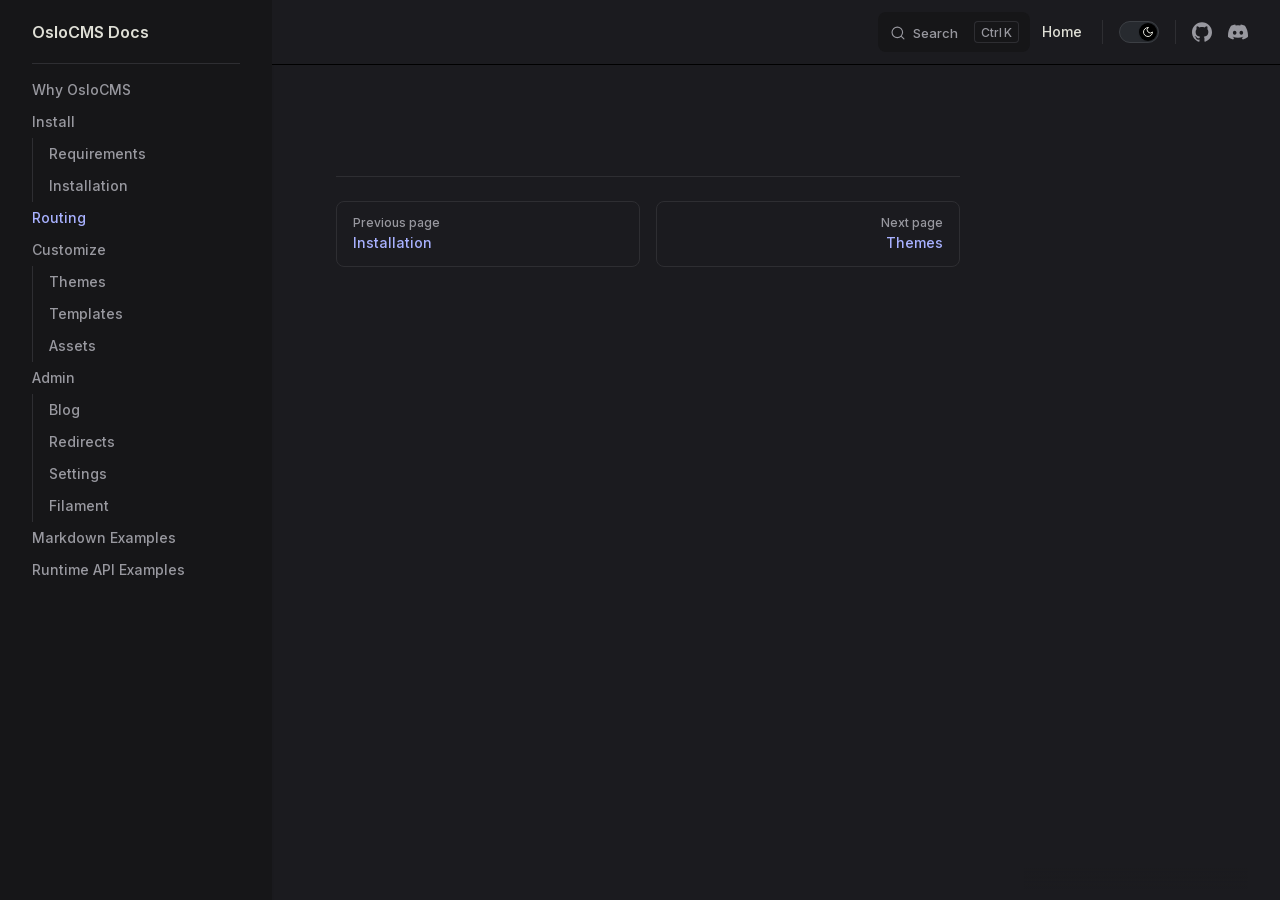
<file: docs/routing.html>
<!DOCTYPE html>
<html lang="en-US" dir="ltr">
  <head>
    <meta charset="utf-8">
    <meta name="viewport" content="width=device-width,initial-scale=1">
    <title>OsloCMS Docs</title>
    <meta name="description" content="Documentation for OsloCMS">
    <meta name="generator" content="VitePress v1.6.4">
    <link rel="preload stylesheet" href="/docs/assets/style.DeRj44aW.css" as="style">
    <link rel="preload stylesheet" href="/docs/vp-icons.css" as="style">
    
    <script type="module" src="/docs/assets/app.C2V6hDtM.js"></script>
    <link rel="preload" href="/docs/assets/inter-roman-latin.Di8DUHzh.woff2" as="font" type="font/woff2" crossorigin="">
    <link rel="modulepreload" href="/docs/assets/chunks/theme.C1xCD0y6.js">
    <link rel="modulepreload" href="/docs/assets/chunks/framework.C_C_Szfk.js">
    <link rel="modulepreload" href="/docs/assets/routing.md.C2Q2ifGm.lean.js">
    <script id="check-dark-mode">(()=>{const e=localStorage.getItem("vitepress-theme-appearance")||"dark",a=window.matchMedia("(prefers-color-scheme: dark)").matches;(!e||e==="auto"?a:e==="dark")&&document.documentElement.classList.add("dark")})();</script>
    <script id="check-mac-os">document.documentElement.classList.toggle("mac",/Mac|iPhone|iPod|iPad/i.test(navigator.platform));</script>
  </head>
  <body>
    <div id="app"><div class="Layout" data-v-5d98c3a5><!--[--><!--]--><!--[--><span tabindex="-1" data-v-0b0ada53></span><a href="#VPContent" class="VPSkipLink visually-hidden" data-v-0b0ada53>Skip to content</a><!--]--><!----><header class="VPNav" data-v-5d98c3a5 data-v-ae24b3ad><div class="VPNavBar" data-v-ae24b3ad data-v-6aa21345><div class="wrapper" data-v-6aa21345><div class="container" data-v-6aa21345><div class="title" data-v-6aa21345><div class="VPNavBarTitle has-sidebar" data-v-6aa21345 data-v-1168a8e4><a class="title" href="/docs/" data-v-1168a8e4><!--[--><!--]--><!----><span data-v-1168a8e4>OsloCMS Docs</span><!--[--><!--]--></a></div></div><div class="content" data-v-6aa21345><div class="content-body" data-v-6aa21345><!--[--><!--]--><div class="VPNavBarSearch search" data-v-6aa21345><!--[--><!----><div id="local-search"><button type="button" class="DocSearch DocSearch-Button" aria-label="Search"><span class="DocSearch-Button-Container"><span class="vp-icon DocSearch-Search-Icon"></span><span class="DocSearch-Button-Placeholder">Search</span></span><span class="DocSearch-Button-Keys"><kbd class="DocSearch-Button-Key"></kbd><kbd class="DocSearch-Button-Key">K</kbd></span></button></div><!--]--></div><nav aria-labelledby="main-nav-aria-label" class="VPNavBarMenu menu" data-v-6aa21345 data-v-dc692963><span id="main-nav-aria-label" class="visually-hidden" data-v-dc692963> Main Navigation </span><!--[--><!--[--><a class="VPLink link VPNavBarMenuLink" href="/docs/" tabindex="0" data-v-dc692963 data-v-e56f3d57><!--[--><span data-v-e56f3d57>Home</span><!--]--></a><!--]--><!--]--></nav><!----><div class="VPNavBarAppearance appearance" data-v-6aa21345 data-v-6c893767><button class="VPSwitch VPSwitchAppearance" type="button" role="switch" title aria-checked="true" data-v-6c893767 data-v-5337faa4 data-v-1d5665e3><span class="check" data-v-1d5665e3><span class="icon" data-v-1d5665e3><!--[--><span class="vpi-sun sun" data-v-5337faa4></span><span class="vpi-moon moon" data-v-5337faa4></span><!--]--></span></span></button></div><div class="VPSocialLinks VPNavBarSocialLinks social-links" data-v-6aa21345 data-v-0394ad82 data-v-7bc22406><!--[--><a class="VPSocialLink no-icon" href="https://github.com/oslocms/oslocms" aria-label="github" target="_blank" rel="noopener" data-v-7bc22406 data-v-bd121fe5><span class="vpi-social-github"></span></a><a class="VPSocialLink no-icon" href="https://discord.com/invite/kWGQYhbkNf" aria-label="discord" target="_blank" rel="noopener" data-v-7bc22406 data-v-bd121fe5><span class="vpi-social-discord"></span></a><!--]--></div><div class="VPFlyout VPNavBarExtra extra" data-v-6aa21345 data-v-bb2aa2f0 data-v-cf11d7a2><button type="button" class="button" aria-haspopup="true" aria-expanded="false" aria-label="extra navigation" data-v-cf11d7a2><span class="vpi-more-horizontal icon" data-v-cf11d7a2></span></button><div class="menu" data-v-cf11d7a2><div class="VPMenu" data-v-cf11d7a2 data-v-b98bc113><!----><!--[--><!--[--><!----><div class="group" data-v-bb2aa2f0><div class="item appearance" data-v-bb2aa2f0><p class="label" data-v-bb2aa2f0>Appearance</p><div class="appearance-action" data-v-bb2aa2f0><button class="VPSwitch VPSwitchAppearance" type="button" role="switch" title aria-checked="true" data-v-bb2aa2f0 data-v-5337faa4 data-v-1d5665e3><span class="check" data-v-1d5665e3><span class="icon" data-v-1d5665e3><!--[--><span class="vpi-sun sun" data-v-5337faa4></span><span class="vpi-moon moon" data-v-5337faa4></span><!--]--></span></span></button></div></div></div><div class="group" data-v-bb2aa2f0><div class="item social-links" data-v-bb2aa2f0><div class="VPSocialLinks social-links-list" data-v-bb2aa2f0 data-v-7bc22406><!--[--><a class="VPSocialLink no-icon" href="https://github.com/oslocms/oslocms" aria-label="github" target="_blank" rel="noopener" data-v-7bc22406 data-v-bd121fe5><span class="vpi-social-github"></span></a><a class="VPSocialLink no-icon" href="https://discord.com/invite/kWGQYhbkNf" aria-label="discord" target="_blank" rel="noopener" data-v-7bc22406 data-v-bd121fe5><span class="vpi-social-discord"></span></a><!--]--></div></div></div><!--]--><!--]--></div></div></div><!--[--><!--]--><button type="button" class="VPNavBarHamburger hamburger" aria-label="mobile navigation" aria-expanded="false" aria-controls="VPNavScreen" data-v-6aa21345 data-v-e5dd9c1c><span class="container" data-v-e5dd9c1c><span class="top" data-v-e5dd9c1c></span><span class="middle" data-v-e5dd9c1c></span><span class="bottom" data-v-e5dd9c1c></span></span></button></div></div></div></div><div class="divider" data-v-6aa21345><div class="divider-line" data-v-6aa21345></div></div></div><!----></header><div class="VPLocalNav has-sidebar empty" data-v-5d98c3a5 data-v-a6f0e41e><div class="container" data-v-a6f0e41e><button class="menu" aria-expanded="false" aria-controls="VPSidebarNav" data-v-a6f0e41e><span class="vpi-align-left menu-icon" data-v-a6f0e41e></span><span class="menu-text" data-v-a6f0e41e>Menu</span></button><div class="VPLocalNavOutlineDropdown" style="--vp-vh:0px;" data-v-a6f0e41e data-v-8a42e2b4><button data-v-8a42e2b4>Return to top</button><!----></div></div></div><aside class="VPSidebar" data-v-5d98c3a5 data-v-319d5ca6><div class="curtain" data-v-319d5ca6></div><nav class="nav" id="VPSidebarNav" aria-labelledby="sidebar-aria-label" tabindex="-1" data-v-319d5ca6><span class="visually-hidden" id="sidebar-aria-label" data-v-319d5ca6> Sidebar Navigation </span><!--[--><!--]--><!--[--><div class="no-transition group" data-v-c40bc020><section class="VPSidebarItem level-0 has-active" data-v-c40bc020 data-v-b3fd67f8><!----><div class="items" data-v-b3fd67f8><!--[--><div class="VPSidebarItem level-1 is-link" data-v-b3fd67f8><div class="item" data-v-b3fd67f8><div class="indicator" data-v-b3fd67f8></div><a class="VPLink link link" href="/docs/why-oslocms.html" data-v-b3fd67f8><!--[--><p class="text" data-v-b3fd67f8>Why OsloCMS</p><!--]--></a><!----></div><!----></div><section class="VPSidebarItem level-1" data-v-b3fd67f8><div class="item" role="button" tabindex="0" data-v-b3fd67f8><div class="indicator" data-v-b3fd67f8></div><h3 class="text" data-v-b3fd67f8>Install</h3><!----></div><div class="items" data-v-b3fd67f8><!--[--><div class="VPSidebarItem level-2 is-link" data-v-b3fd67f8><div class="item" data-v-b3fd67f8><div class="indicator" data-v-b3fd67f8></div><a class="VPLink link link" href="/docs/requirements.html" data-v-b3fd67f8><!--[--><p class="text" data-v-b3fd67f8>Requirements</p><!--]--></a><!----></div><!----></div><div class="VPSidebarItem level-2 is-link" data-v-b3fd67f8><div class="item" data-v-b3fd67f8><div class="indicator" data-v-b3fd67f8></div><a class="VPLink link link" href="/docs/installation.html" data-v-b3fd67f8><!--[--><p class="text" data-v-b3fd67f8>Installation</p><!--]--></a><!----></div><!----></div><!--]--></div></section><div class="VPSidebarItem level-1 is-link" data-v-b3fd67f8><div class="item" data-v-b3fd67f8><div class="indicator" data-v-b3fd67f8></div><a class="VPLink link link" href="/docs/routing.html" data-v-b3fd67f8><!--[--><p class="text" data-v-b3fd67f8>Routing</p><!--]--></a><!----></div><!----></div><section class="VPSidebarItem level-1" data-v-b3fd67f8><div class="item" role="button" tabindex="0" data-v-b3fd67f8><div class="indicator" data-v-b3fd67f8></div><h3 class="text" data-v-b3fd67f8>Customize</h3><!----></div><div class="items" data-v-b3fd67f8><!--[--><div class="VPSidebarItem level-2 is-link" data-v-b3fd67f8><div class="item" data-v-b3fd67f8><div class="indicator" data-v-b3fd67f8></div><a class="VPLink link link" href="/docs/themes.html" data-v-b3fd67f8><!--[--><p class="text" data-v-b3fd67f8>Themes</p><!--]--></a><!----></div><!----></div><div class="VPSidebarItem level-2 is-link" data-v-b3fd67f8><div class="item" data-v-b3fd67f8><div class="indicator" data-v-b3fd67f8></div><a class="VPLink link link" href="/docs/templates.html" data-v-b3fd67f8><!--[--><p class="text" data-v-b3fd67f8>Templates</p><!--]--></a><!----></div><!----></div><div class="VPSidebarItem level-2 is-link" data-v-b3fd67f8><div class="item" data-v-b3fd67f8><div class="indicator" data-v-b3fd67f8></div><a class="VPLink link link" href="/docs/assets.html" data-v-b3fd67f8><!--[--><p class="text" data-v-b3fd67f8>Assets</p><!--]--></a><!----></div><!----></div><!--]--></div></section><section class="VPSidebarItem level-1" data-v-b3fd67f8><div class="item" role="button" tabindex="0" data-v-b3fd67f8><div class="indicator" data-v-b3fd67f8></div><h3 class="text" data-v-b3fd67f8>Admin</h3><!----></div><div class="items" data-v-b3fd67f8><!--[--><div class="VPSidebarItem level-2 is-link" data-v-b3fd67f8><div class="item" data-v-b3fd67f8><div class="indicator" data-v-b3fd67f8></div><a class="VPLink link link" href="/docs/blog.html" data-v-b3fd67f8><!--[--><p class="text" data-v-b3fd67f8>Blog</p><!--]--></a><!----></div><!----></div><div class="VPSidebarItem level-2 is-link" data-v-b3fd67f8><div class="item" data-v-b3fd67f8><div class="indicator" data-v-b3fd67f8></div><a class="VPLink link link" href="/docs/redirects.html" data-v-b3fd67f8><!--[--><p class="text" data-v-b3fd67f8>Redirects</p><!--]--></a><!----></div><!----></div><div class="VPSidebarItem level-2 is-link" data-v-b3fd67f8><div class="item" data-v-b3fd67f8><div class="indicator" data-v-b3fd67f8></div><a class="VPLink link link" href="/docs/settings.html" data-v-b3fd67f8><!--[--><p class="text" data-v-b3fd67f8>Settings</p><!--]--></a><!----></div><!----></div><div class="VPSidebarItem level-2 is-link" data-v-b3fd67f8><div class="item" data-v-b3fd67f8><div class="indicator" data-v-b3fd67f8></div><a class="VPLink link link" href="/docs/filament.html" data-v-b3fd67f8><!--[--><p class="text" data-v-b3fd67f8>Filament</p><!--]--></a><!----></div><!----></div><!--]--></div></section><div class="VPSidebarItem level-1 is-link" data-v-b3fd67f8><div class="item" data-v-b3fd67f8><div class="indicator" data-v-b3fd67f8></div><a class="VPLink link link" href="/docs/markdown-examples.html" data-v-b3fd67f8><!--[--><p class="text" data-v-b3fd67f8>Markdown Examples</p><!--]--></a><!----></div><!----></div><div class="VPSidebarItem level-1 is-link" data-v-b3fd67f8><div class="item" data-v-b3fd67f8><div class="indicator" data-v-b3fd67f8></div><a class="VPLink link link" href="/docs/api-examples.html" data-v-b3fd67f8><!--[--><p class="text" data-v-b3fd67f8>Runtime API Examples</p><!--]--></a><!----></div><!----></div><!--]--></div></section></div><!--]--><!--[--><!--]--></nav></aside><div class="VPContent has-sidebar" id="VPContent" data-v-5d98c3a5 data-v-1428d186><div class="VPDoc has-sidebar has-aside" data-v-1428d186 data-v-39a288b8><!--[--><!--]--><div class="container" data-v-39a288b8><div class="aside" data-v-39a288b8><div class="aside-curtain" data-v-39a288b8></div><div class="aside-container" data-v-39a288b8><div class="aside-content" data-v-39a288b8><div class="VPDocAside" data-v-39a288b8 data-v-3f215769><!--[--><!--]--><!--[--><!--]--><nav aria-labelledby="doc-outline-aria-label" class="VPDocAsideOutline" data-v-3f215769 data-v-a5bbad30><div class="content" data-v-a5bbad30><div class="outline-marker" data-v-a5bbad30></div><div aria-level="2" class="outline-title" id="doc-outline-aria-label" role="heading" data-v-a5bbad30>On this page</div><ul class="VPDocOutlineItem root" data-v-a5bbad30 data-v-b933a997><!--[--><!--]--></ul></div></nav><!--[--><!--]--><div class="spacer" data-v-3f215769></div><!--[--><!--]--><!----><!--[--><!--]--><!--[--><!--]--></div></div></div></div><div class="content" data-v-39a288b8><div class="content-container" data-v-39a288b8><!--[--><!--]--><main class="main" data-v-39a288b8><div style="position:relative;" class="vp-doc _docs_routing" data-v-39a288b8><div></div></div></main><footer class="VPDocFooter" data-v-39a288b8 data-v-e257564d><!--[--><!--]--><!----><nav class="prev-next" aria-labelledby="doc-footer-aria-label" data-v-e257564d><span class="visually-hidden" id="doc-footer-aria-label" data-v-e257564d>Pager</span><div class="pager" data-v-e257564d><a class="VPLink link pager-link prev" href="/docs/installation.html" data-v-e257564d><!--[--><span class="desc" data-v-e257564d>Previous page</span><span class="title" data-v-e257564d>Installation</span><!--]--></a></div><div class="pager" data-v-e257564d><a class="VPLink link pager-link next" href="/docs/themes.html" data-v-e257564d><!--[--><span class="desc" data-v-e257564d>Next page</span><span class="title" data-v-e257564d>Themes</span><!--]--></a></div></nav></footer><!--[--><!--]--></div></div></div><!--[--><!--]--></div></div><!----><!--[--><!--]--></div></div>
    <script>window.__VP_HASH_MAP__=JSON.parse("{\"api-examples.md\":\"Dsh8jZm9\",\"blog.md\":\"DB3ICkCv\",\"filament.md\":\"DkvIw7Wy\",\"index.md\":\"Dh48HFjS\",\"installation.md\":\"D9FO92yv\",\"markdown-examples.md\":\"B5f4n4LQ\",\"requirements.md\":\"CQa6sBof\",\"routing.md\":\"C2Q2ifGm\",\"settings.md\":\"DXqsohsx\",\"templates.md\":\"BaVoWeAZ\",\"themes.md\":\"8cF9UTrM\",\"why-oslocms.md\":\"DVQDPVm5\"}");window.__VP_SITE_DATA__=JSON.parse("{\"lang\":\"en-US\",\"dir\":\"ltr\",\"title\":\"OsloCMS Docs\",\"description\":\"Documentation for OsloCMS\",\"base\":\"/docs/\",\"head\":[],\"router\":{\"prefetchLinks\":true},\"appearance\":\"dark\",\"themeConfig\":{\"head\":[[\"link\",{\"rel\":\"icon\",\"href\":\"/images/favicon.ico\"}]],\"nav\":[{\"text\":\"Home\",\"link\":\"/\"}],\"sidebar\":[{\"items\":[{\"text\":\"Why OsloCMS\",\"link\":\"/why-oslocms\"},{\"text\":\"Install\",\"items\":[{\"text\":\"Requirements\",\"link\":\"/requirements\"},{\"text\":\"Installation\",\"link\":\"/installation\"}]},{\"text\":\"Routing\",\"link\":\"/routing\"},{\"text\":\"Customize\",\"items\":[{\"text\":\"Themes\",\"link\":\"/themes\"},{\"text\":\"Templates\",\"link\":\"/templates\"},{\"text\":\"Assets\",\"link\":\"/assets\"}]},{\"text\":\"Admin\",\"items\":[{\"text\":\"Blog\",\"link\":\"/blog\"},{\"text\":\"Redirects\",\"link\":\"/redirects\"},{\"text\":\"Settings\",\"link\":\"/settings\"},{\"text\":\"Filament\",\"link\":\"/filament\"}]},{\"text\":\"Markdown Examples\",\"link\":\"/markdown-examples\"},{\"text\":\"Runtime API Examples\",\"link\":\"/api-examples\"}]}],\"socialLinks\":[{\"icon\":\"github\",\"link\":\"https://github.com/oslocms/oslocms\"},{\"icon\":\"discord\",\"link\":\"https://discord.com/invite/kWGQYhbkNf\"}],\"search\":{\"provider\":\"local\"}},\"locales\":{},\"scrollOffset\":134,\"cleanUrls\":false}");</script>
    
  </body>
</html>
</file>
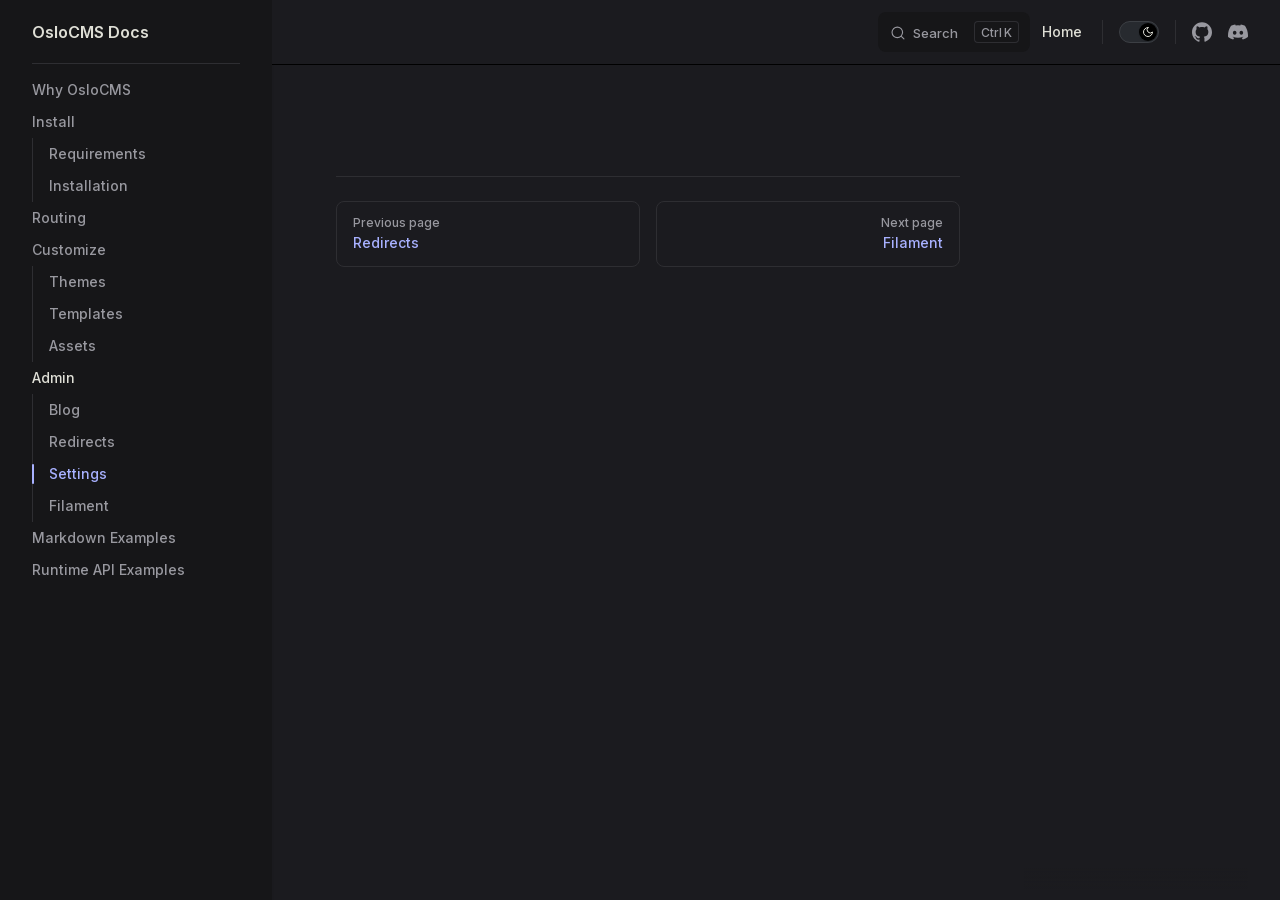
<file: docs/settings.html>
<!DOCTYPE html>
<html lang="en-US" dir="ltr">
  <head>
    <meta charset="utf-8">
    <meta name="viewport" content="width=device-width,initial-scale=1">
    <title>OsloCMS Docs</title>
    <meta name="description" content="Documentation for OsloCMS">
    <meta name="generator" content="VitePress v1.6.4">
    <link rel="preload stylesheet" href="/docs/assets/style.DeRj44aW.css" as="style">
    <link rel="preload stylesheet" href="/docs/vp-icons.css" as="style">
    
    <script type="module" src="/docs/assets/app.C2V6hDtM.js"></script>
    <link rel="preload" href="/docs/assets/inter-roman-latin.Di8DUHzh.woff2" as="font" type="font/woff2" crossorigin="">
    <link rel="modulepreload" href="/docs/assets/chunks/theme.C1xCD0y6.js">
    <link rel="modulepreload" href="/docs/assets/chunks/framework.C_C_Szfk.js">
    <link rel="modulepreload" href="/docs/assets/settings.md.DXqsohsx.lean.js">
    <script id="check-dark-mode">(()=>{const e=localStorage.getItem("vitepress-theme-appearance")||"dark",a=window.matchMedia("(prefers-color-scheme: dark)").matches;(!e||e==="auto"?a:e==="dark")&&document.documentElement.classList.add("dark")})();</script>
    <script id="check-mac-os">document.documentElement.classList.toggle("mac",/Mac|iPhone|iPod|iPad/i.test(navigator.platform));</script>
  </head>
  <body>
    <div id="app"><div class="Layout" data-v-5d98c3a5><!--[--><!--]--><!--[--><span tabindex="-1" data-v-0b0ada53></span><a href="#VPContent" class="VPSkipLink visually-hidden" data-v-0b0ada53>Skip to content</a><!--]--><!----><header class="VPNav" data-v-5d98c3a5 data-v-ae24b3ad><div class="VPNavBar" data-v-ae24b3ad data-v-6aa21345><div class="wrapper" data-v-6aa21345><div class="container" data-v-6aa21345><div class="title" data-v-6aa21345><div class="VPNavBarTitle has-sidebar" data-v-6aa21345 data-v-1168a8e4><a class="title" href="/docs/" data-v-1168a8e4><!--[--><!--]--><!----><span data-v-1168a8e4>OsloCMS Docs</span><!--[--><!--]--></a></div></div><div class="content" data-v-6aa21345><div class="content-body" data-v-6aa21345><!--[--><!--]--><div class="VPNavBarSearch search" data-v-6aa21345><!--[--><!----><div id="local-search"><button type="button" class="DocSearch DocSearch-Button" aria-label="Search"><span class="DocSearch-Button-Container"><span class="vp-icon DocSearch-Search-Icon"></span><span class="DocSearch-Button-Placeholder">Search</span></span><span class="DocSearch-Button-Keys"><kbd class="DocSearch-Button-Key"></kbd><kbd class="DocSearch-Button-Key">K</kbd></span></button></div><!--]--></div><nav aria-labelledby="main-nav-aria-label" class="VPNavBarMenu menu" data-v-6aa21345 data-v-dc692963><span id="main-nav-aria-label" class="visually-hidden" data-v-dc692963> Main Navigation </span><!--[--><!--[--><a class="VPLink link VPNavBarMenuLink" href="/docs/" tabindex="0" data-v-dc692963 data-v-e56f3d57><!--[--><span data-v-e56f3d57>Home</span><!--]--></a><!--]--><!--]--></nav><!----><div class="VPNavBarAppearance appearance" data-v-6aa21345 data-v-6c893767><button class="VPSwitch VPSwitchAppearance" type="button" role="switch" title aria-checked="true" data-v-6c893767 data-v-5337faa4 data-v-1d5665e3><span class="check" data-v-1d5665e3><span class="icon" data-v-1d5665e3><!--[--><span class="vpi-sun sun" data-v-5337faa4></span><span class="vpi-moon moon" data-v-5337faa4></span><!--]--></span></span></button></div><div class="VPSocialLinks VPNavBarSocialLinks social-links" data-v-6aa21345 data-v-0394ad82 data-v-7bc22406><!--[--><a class="VPSocialLink no-icon" href="https://github.com/oslocms/oslocms" aria-label="github" target="_blank" rel="noopener" data-v-7bc22406 data-v-bd121fe5><span class="vpi-social-github"></span></a><a class="VPSocialLink no-icon" href="https://discord.com/invite/kWGQYhbkNf" aria-label="discord" target="_blank" rel="noopener" data-v-7bc22406 data-v-bd121fe5><span class="vpi-social-discord"></span></a><!--]--></div><div class="VPFlyout VPNavBarExtra extra" data-v-6aa21345 data-v-bb2aa2f0 data-v-cf11d7a2><button type="button" class="button" aria-haspopup="true" aria-expanded="false" aria-label="extra navigation" data-v-cf11d7a2><span class="vpi-more-horizontal icon" data-v-cf11d7a2></span></button><div class="menu" data-v-cf11d7a2><div class="VPMenu" data-v-cf11d7a2 data-v-b98bc113><!----><!--[--><!--[--><!----><div class="group" data-v-bb2aa2f0><div class="item appearance" data-v-bb2aa2f0><p class="label" data-v-bb2aa2f0>Appearance</p><div class="appearance-action" data-v-bb2aa2f0><button class="VPSwitch VPSwitchAppearance" type="button" role="switch" title aria-checked="true" data-v-bb2aa2f0 data-v-5337faa4 data-v-1d5665e3><span class="check" data-v-1d5665e3><span class="icon" data-v-1d5665e3><!--[--><span class="vpi-sun sun" data-v-5337faa4></span><span class="vpi-moon moon" data-v-5337faa4></span><!--]--></span></span></button></div></div></div><div class="group" data-v-bb2aa2f0><div class="item social-links" data-v-bb2aa2f0><div class="VPSocialLinks social-links-list" data-v-bb2aa2f0 data-v-7bc22406><!--[--><a class="VPSocialLink no-icon" href="https://github.com/oslocms/oslocms" aria-label="github" target="_blank" rel="noopener" data-v-7bc22406 data-v-bd121fe5><span class="vpi-social-github"></span></a><a class="VPSocialLink no-icon" href="https://discord.com/invite/kWGQYhbkNf" aria-label="discord" target="_blank" rel="noopener" data-v-7bc22406 data-v-bd121fe5><span class="vpi-social-discord"></span></a><!--]--></div></div></div><!--]--><!--]--></div></div></div><!--[--><!--]--><button type="button" class="VPNavBarHamburger hamburger" aria-label="mobile navigation" aria-expanded="false" aria-controls="VPNavScreen" data-v-6aa21345 data-v-e5dd9c1c><span class="container" data-v-e5dd9c1c><span class="top" data-v-e5dd9c1c></span><span class="middle" data-v-e5dd9c1c></span><span class="bottom" data-v-e5dd9c1c></span></span></button></div></div></div></div><div class="divider" data-v-6aa21345><div class="divider-line" data-v-6aa21345></div></div></div><!----></header><div class="VPLocalNav has-sidebar empty" data-v-5d98c3a5 data-v-a6f0e41e><div class="container" data-v-a6f0e41e><button class="menu" aria-expanded="false" aria-controls="VPSidebarNav" data-v-a6f0e41e><span class="vpi-align-left menu-icon" data-v-a6f0e41e></span><span class="menu-text" data-v-a6f0e41e>Menu</span></button><div class="VPLocalNavOutlineDropdown" style="--vp-vh:0px;" data-v-a6f0e41e data-v-8a42e2b4><button data-v-8a42e2b4>Return to top</button><!----></div></div></div><aside class="VPSidebar" data-v-5d98c3a5 data-v-319d5ca6><div class="curtain" data-v-319d5ca6></div><nav class="nav" id="VPSidebarNav" aria-labelledby="sidebar-aria-label" tabindex="-1" data-v-319d5ca6><span class="visually-hidden" id="sidebar-aria-label" data-v-319d5ca6> Sidebar Navigation </span><!--[--><!--]--><!--[--><div class="no-transition group" data-v-c40bc020><section class="VPSidebarItem level-0 has-active" data-v-c40bc020 data-v-b3fd67f8><!----><div class="items" data-v-b3fd67f8><!--[--><div class="VPSidebarItem level-1 is-link" data-v-b3fd67f8><div class="item" data-v-b3fd67f8><div class="indicator" data-v-b3fd67f8></div><a class="VPLink link link" href="/docs/why-oslocms.html" data-v-b3fd67f8><!--[--><p class="text" data-v-b3fd67f8>Why OsloCMS</p><!--]--></a><!----></div><!----></div><section class="VPSidebarItem level-1" data-v-b3fd67f8><div class="item" role="button" tabindex="0" data-v-b3fd67f8><div class="indicator" data-v-b3fd67f8></div><h3 class="text" data-v-b3fd67f8>Install</h3><!----></div><div class="items" data-v-b3fd67f8><!--[--><div class="VPSidebarItem level-2 is-link" data-v-b3fd67f8><div class="item" data-v-b3fd67f8><div class="indicator" data-v-b3fd67f8></div><a class="VPLink link link" href="/docs/requirements.html" data-v-b3fd67f8><!--[--><p class="text" data-v-b3fd67f8>Requirements</p><!--]--></a><!----></div><!----></div><div class="VPSidebarItem level-2 is-link" data-v-b3fd67f8><div class="item" data-v-b3fd67f8><div class="indicator" data-v-b3fd67f8></div><a class="VPLink link link" href="/docs/installation.html" data-v-b3fd67f8><!--[--><p class="text" data-v-b3fd67f8>Installation</p><!--]--></a><!----></div><!----></div><!--]--></div></section><div class="VPSidebarItem level-1 is-link" data-v-b3fd67f8><div class="item" data-v-b3fd67f8><div class="indicator" data-v-b3fd67f8></div><a class="VPLink link link" href="/docs/routing.html" data-v-b3fd67f8><!--[--><p class="text" data-v-b3fd67f8>Routing</p><!--]--></a><!----></div><!----></div><section class="VPSidebarItem level-1" data-v-b3fd67f8><div class="item" role="button" tabindex="0" data-v-b3fd67f8><div class="indicator" data-v-b3fd67f8></div><h3 class="text" data-v-b3fd67f8>Customize</h3><!----></div><div class="items" data-v-b3fd67f8><!--[--><div class="VPSidebarItem level-2 is-link" data-v-b3fd67f8><div class="item" data-v-b3fd67f8><div class="indicator" data-v-b3fd67f8></div><a class="VPLink link link" href="/docs/themes.html" data-v-b3fd67f8><!--[--><p class="text" data-v-b3fd67f8>Themes</p><!--]--></a><!----></div><!----></div><div class="VPSidebarItem level-2 is-link" data-v-b3fd67f8><div class="item" data-v-b3fd67f8><div class="indicator" data-v-b3fd67f8></div><a class="VPLink link link" href="/docs/templates.html" data-v-b3fd67f8><!--[--><p class="text" data-v-b3fd67f8>Templates</p><!--]--></a><!----></div><!----></div><div class="VPSidebarItem level-2 is-link" data-v-b3fd67f8><div class="item" data-v-b3fd67f8><div class="indicator" data-v-b3fd67f8></div><a class="VPLink link link" href="/docs/assets.html" data-v-b3fd67f8><!--[--><p class="text" data-v-b3fd67f8>Assets</p><!--]--></a><!----></div><!----></div><!--]--></div></section><section class="VPSidebarItem level-1 has-active" data-v-b3fd67f8><div class="item" role="button" tabindex="0" data-v-b3fd67f8><div class="indicator" data-v-b3fd67f8></div><h3 class="text" data-v-b3fd67f8>Admin</h3><!----></div><div class="items" data-v-b3fd67f8><!--[--><div class="VPSidebarItem level-2 is-link" data-v-b3fd67f8><div class="item" data-v-b3fd67f8><div class="indicator" data-v-b3fd67f8></div><a class="VPLink link link" href="/docs/blog.html" data-v-b3fd67f8><!--[--><p class="text" data-v-b3fd67f8>Blog</p><!--]--></a><!----></div><!----></div><div class="VPSidebarItem level-2 is-link" data-v-b3fd67f8><div class="item" data-v-b3fd67f8><div class="indicator" data-v-b3fd67f8></div><a class="VPLink link link" href="/docs/redirects.html" data-v-b3fd67f8><!--[--><p class="text" data-v-b3fd67f8>Redirects</p><!--]--></a><!----></div><!----></div><div class="VPSidebarItem level-2 is-link" data-v-b3fd67f8><div class="item" data-v-b3fd67f8><div class="indicator" data-v-b3fd67f8></div><a class="VPLink link link" href="/docs/settings.html" data-v-b3fd67f8><!--[--><p class="text" data-v-b3fd67f8>Settings</p><!--]--></a><!----></div><!----></div><div class="VPSidebarItem level-2 is-link" data-v-b3fd67f8><div class="item" data-v-b3fd67f8><div class="indicator" data-v-b3fd67f8></div><a class="VPLink link link" href="/docs/filament.html" data-v-b3fd67f8><!--[--><p class="text" data-v-b3fd67f8>Filament</p><!--]--></a><!----></div><!----></div><!--]--></div></section><div class="VPSidebarItem level-1 is-link" data-v-b3fd67f8><div class="item" data-v-b3fd67f8><div class="indicator" data-v-b3fd67f8></div><a class="VPLink link link" href="/docs/markdown-examples.html" data-v-b3fd67f8><!--[--><p class="text" data-v-b3fd67f8>Markdown Examples</p><!--]--></a><!----></div><!----></div><div class="VPSidebarItem level-1 is-link" data-v-b3fd67f8><div class="item" data-v-b3fd67f8><div class="indicator" data-v-b3fd67f8></div><a class="VPLink link link" href="/docs/api-examples.html" data-v-b3fd67f8><!--[--><p class="text" data-v-b3fd67f8>Runtime API Examples</p><!--]--></a><!----></div><!----></div><!--]--></div></section></div><!--]--><!--[--><!--]--></nav></aside><div class="VPContent has-sidebar" id="VPContent" data-v-5d98c3a5 data-v-1428d186><div class="VPDoc has-sidebar has-aside" data-v-1428d186 data-v-39a288b8><!--[--><!--]--><div class="container" data-v-39a288b8><div class="aside" data-v-39a288b8><div class="aside-curtain" data-v-39a288b8></div><div class="aside-container" data-v-39a288b8><div class="aside-content" data-v-39a288b8><div class="VPDocAside" data-v-39a288b8 data-v-3f215769><!--[--><!--]--><!--[--><!--]--><nav aria-labelledby="doc-outline-aria-label" class="VPDocAsideOutline" data-v-3f215769 data-v-a5bbad30><div class="content" data-v-a5bbad30><div class="outline-marker" data-v-a5bbad30></div><div aria-level="2" class="outline-title" id="doc-outline-aria-label" role="heading" data-v-a5bbad30>On this page</div><ul class="VPDocOutlineItem root" data-v-a5bbad30 data-v-b933a997><!--[--><!--]--></ul></div></nav><!--[--><!--]--><div class="spacer" data-v-3f215769></div><!--[--><!--]--><!----><!--[--><!--]--><!--[--><!--]--></div></div></div></div><div class="content" data-v-39a288b8><div class="content-container" data-v-39a288b8><!--[--><!--]--><main class="main" data-v-39a288b8><div style="position:relative;" class="vp-doc _docs_settings" data-v-39a288b8><div></div></div></main><footer class="VPDocFooter" data-v-39a288b8 data-v-e257564d><!--[--><!--]--><!----><nav class="prev-next" aria-labelledby="doc-footer-aria-label" data-v-e257564d><span class="visually-hidden" id="doc-footer-aria-label" data-v-e257564d>Pager</span><div class="pager" data-v-e257564d><a class="VPLink link pager-link prev" href="/docs/redirects.html" data-v-e257564d><!--[--><span class="desc" data-v-e257564d>Previous page</span><span class="title" data-v-e257564d>Redirects</span><!--]--></a></div><div class="pager" data-v-e257564d><a class="VPLink link pager-link next" href="/docs/filament.html" data-v-e257564d><!--[--><span class="desc" data-v-e257564d>Next page</span><span class="title" data-v-e257564d>Filament</span><!--]--></a></div></nav></footer><!--[--><!--]--></div></div></div><!--[--><!--]--></div></div><!----><!--[--><!--]--></div></div>
    <script>window.__VP_HASH_MAP__=JSON.parse("{\"api-examples.md\":\"Dsh8jZm9\",\"blog.md\":\"DB3ICkCv\",\"filament.md\":\"DkvIw7Wy\",\"index.md\":\"Dh48HFjS\",\"installation.md\":\"D9FO92yv\",\"markdown-examples.md\":\"B5f4n4LQ\",\"requirements.md\":\"CQa6sBof\",\"routing.md\":\"C2Q2ifGm\",\"settings.md\":\"DXqsohsx\",\"templates.md\":\"BaVoWeAZ\",\"themes.md\":\"8cF9UTrM\",\"why-oslocms.md\":\"DVQDPVm5\"}");window.__VP_SITE_DATA__=JSON.parse("{\"lang\":\"en-US\",\"dir\":\"ltr\",\"title\":\"OsloCMS Docs\",\"description\":\"Documentation for OsloCMS\",\"base\":\"/docs/\",\"head\":[],\"router\":{\"prefetchLinks\":true},\"appearance\":\"dark\",\"themeConfig\":{\"head\":[[\"link\",{\"rel\":\"icon\",\"href\":\"/images/favicon.ico\"}]],\"nav\":[{\"text\":\"Home\",\"link\":\"/\"}],\"sidebar\":[{\"items\":[{\"text\":\"Why OsloCMS\",\"link\":\"/why-oslocms\"},{\"text\":\"Install\",\"items\":[{\"text\":\"Requirements\",\"link\":\"/requirements\"},{\"text\":\"Installation\",\"link\":\"/installation\"}]},{\"text\":\"Routing\",\"link\":\"/routing\"},{\"text\":\"Customize\",\"items\":[{\"text\":\"Themes\",\"link\":\"/themes\"},{\"text\":\"Templates\",\"link\":\"/templates\"},{\"text\":\"Assets\",\"link\":\"/assets\"}]},{\"text\":\"Admin\",\"items\":[{\"text\":\"Blog\",\"link\":\"/blog\"},{\"text\":\"Redirects\",\"link\":\"/redirects\"},{\"text\":\"Settings\",\"link\":\"/settings\"},{\"text\":\"Filament\",\"link\":\"/filament\"}]},{\"text\":\"Markdown Examples\",\"link\":\"/markdown-examples\"},{\"text\":\"Runtime API Examples\",\"link\":\"/api-examples\"}]}],\"socialLinks\":[{\"icon\":\"github\",\"link\":\"https://github.com/oslocms/oslocms\"},{\"icon\":\"discord\",\"link\":\"https://discord.com/invite/kWGQYhbkNf\"}],\"search\":{\"provider\":\"local\"}},\"locales\":{},\"scrollOffset\":134,\"cleanUrls\":false}");</script>
    
  </body>
</html>
</file>
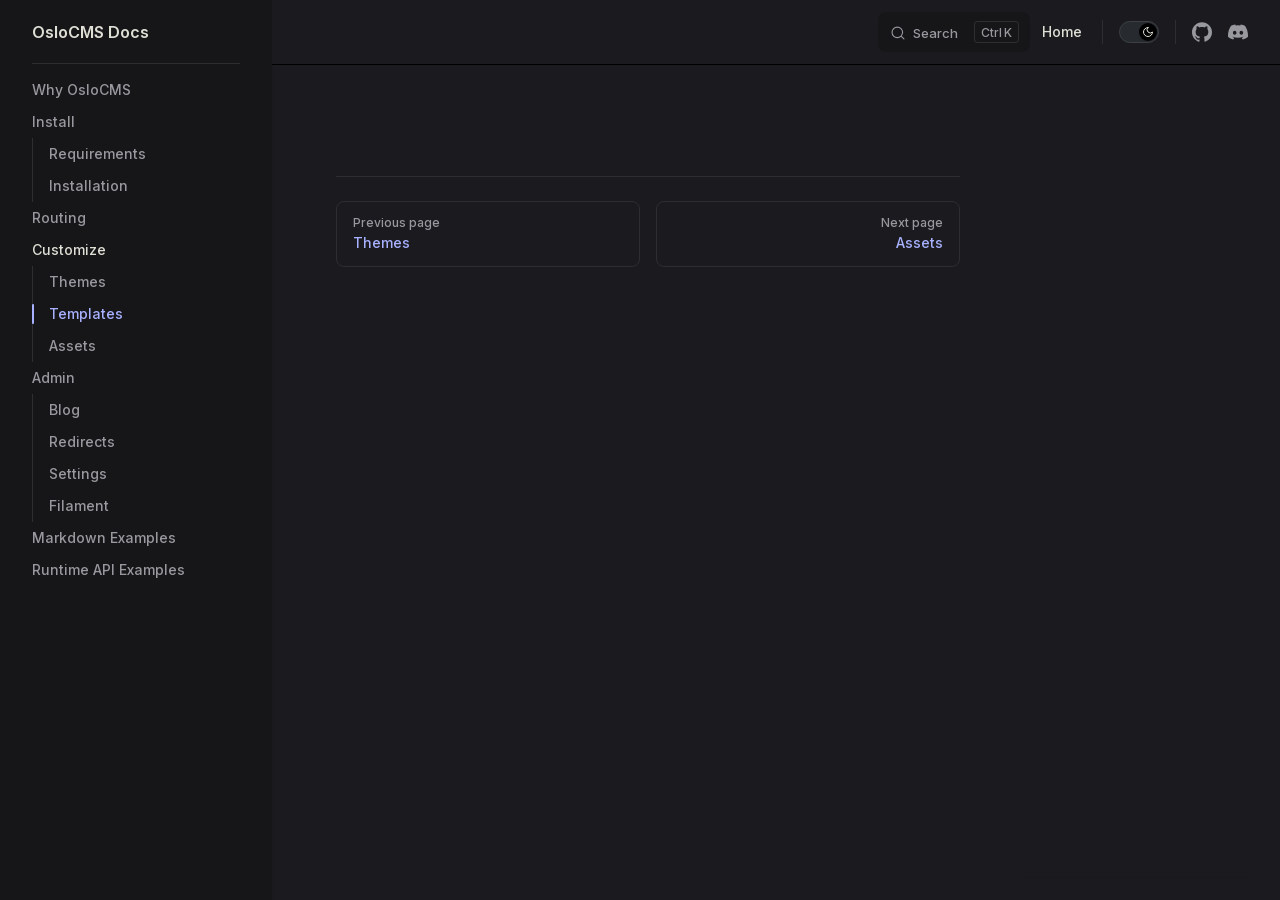
<file: docs/templates.html>
<!DOCTYPE html>
<html lang="en-US" dir="ltr">
  <head>
    <meta charset="utf-8">
    <meta name="viewport" content="width=device-width,initial-scale=1">
    <title>OsloCMS Docs</title>
    <meta name="description" content="Documentation for OsloCMS">
    <meta name="generator" content="VitePress v1.6.4">
    <link rel="preload stylesheet" href="/docs/assets/style.DeRj44aW.css" as="style">
    <link rel="preload stylesheet" href="/docs/vp-icons.css" as="style">
    
    <script type="module" src="/docs/assets/app.C2V6hDtM.js"></script>
    <link rel="preload" href="/docs/assets/inter-roman-latin.Di8DUHzh.woff2" as="font" type="font/woff2" crossorigin="">
    <link rel="modulepreload" href="/docs/assets/chunks/theme.C1xCD0y6.js">
    <link rel="modulepreload" href="/docs/assets/chunks/framework.C_C_Szfk.js">
    <link rel="modulepreload" href="/docs/assets/templates.md.BaVoWeAZ.lean.js">
    <script id="check-dark-mode">(()=>{const e=localStorage.getItem("vitepress-theme-appearance")||"dark",a=window.matchMedia("(prefers-color-scheme: dark)").matches;(!e||e==="auto"?a:e==="dark")&&document.documentElement.classList.add("dark")})();</script>
    <script id="check-mac-os">document.documentElement.classList.toggle("mac",/Mac|iPhone|iPod|iPad/i.test(navigator.platform));</script>
  </head>
  <body>
    <div id="app"><div class="Layout" data-v-5d98c3a5><!--[--><!--]--><!--[--><span tabindex="-1" data-v-0b0ada53></span><a href="#VPContent" class="VPSkipLink visually-hidden" data-v-0b0ada53>Skip to content</a><!--]--><!----><header class="VPNav" data-v-5d98c3a5 data-v-ae24b3ad><div class="VPNavBar" data-v-ae24b3ad data-v-6aa21345><div class="wrapper" data-v-6aa21345><div class="container" data-v-6aa21345><div class="title" data-v-6aa21345><div class="VPNavBarTitle has-sidebar" data-v-6aa21345 data-v-1168a8e4><a class="title" href="/docs/" data-v-1168a8e4><!--[--><!--]--><!----><span data-v-1168a8e4>OsloCMS Docs</span><!--[--><!--]--></a></div></div><div class="content" data-v-6aa21345><div class="content-body" data-v-6aa21345><!--[--><!--]--><div class="VPNavBarSearch search" data-v-6aa21345><!--[--><!----><div id="local-search"><button type="button" class="DocSearch DocSearch-Button" aria-label="Search"><span class="DocSearch-Button-Container"><span class="vp-icon DocSearch-Search-Icon"></span><span class="DocSearch-Button-Placeholder">Search</span></span><span class="DocSearch-Button-Keys"><kbd class="DocSearch-Button-Key"></kbd><kbd class="DocSearch-Button-Key">K</kbd></span></button></div><!--]--></div><nav aria-labelledby="main-nav-aria-label" class="VPNavBarMenu menu" data-v-6aa21345 data-v-dc692963><span id="main-nav-aria-label" class="visually-hidden" data-v-dc692963> Main Navigation </span><!--[--><!--[--><a class="VPLink link VPNavBarMenuLink" href="/docs/" tabindex="0" data-v-dc692963 data-v-e56f3d57><!--[--><span data-v-e56f3d57>Home</span><!--]--></a><!--]--><!--]--></nav><!----><div class="VPNavBarAppearance appearance" data-v-6aa21345 data-v-6c893767><button class="VPSwitch VPSwitchAppearance" type="button" role="switch" title aria-checked="true" data-v-6c893767 data-v-5337faa4 data-v-1d5665e3><span class="check" data-v-1d5665e3><span class="icon" data-v-1d5665e3><!--[--><span class="vpi-sun sun" data-v-5337faa4></span><span class="vpi-moon moon" data-v-5337faa4></span><!--]--></span></span></button></div><div class="VPSocialLinks VPNavBarSocialLinks social-links" data-v-6aa21345 data-v-0394ad82 data-v-7bc22406><!--[--><a class="VPSocialLink no-icon" href="https://github.com/oslocms/oslocms" aria-label="github" target="_blank" rel="noopener" data-v-7bc22406 data-v-bd121fe5><span class="vpi-social-github"></span></a><a class="VPSocialLink no-icon" href="https://discord.com/invite/kWGQYhbkNf" aria-label="discord" target="_blank" rel="noopener" data-v-7bc22406 data-v-bd121fe5><span class="vpi-social-discord"></span></a><!--]--></div><div class="VPFlyout VPNavBarExtra extra" data-v-6aa21345 data-v-bb2aa2f0 data-v-cf11d7a2><button type="button" class="button" aria-haspopup="true" aria-expanded="false" aria-label="extra navigation" data-v-cf11d7a2><span class="vpi-more-horizontal icon" data-v-cf11d7a2></span></button><div class="menu" data-v-cf11d7a2><div class="VPMenu" data-v-cf11d7a2 data-v-b98bc113><!----><!--[--><!--[--><!----><div class="group" data-v-bb2aa2f0><div class="item appearance" data-v-bb2aa2f0><p class="label" data-v-bb2aa2f0>Appearance</p><div class="appearance-action" data-v-bb2aa2f0><button class="VPSwitch VPSwitchAppearance" type="button" role="switch" title aria-checked="true" data-v-bb2aa2f0 data-v-5337faa4 data-v-1d5665e3><span class="check" data-v-1d5665e3><span class="icon" data-v-1d5665e3><!--[--><span class="vpi-sun sun" data-v-5337faa4></span><span class="vpi-moon moon" data-v-5337faa4></span><!--]--></span></span></button></div></div></div><div class="group" data-v-bb2aa2f0><div class="item social-links" data-v-bb2aa2f0><div class="VPSocialLinks social-links-list" data-v-bb2aa2f0 data-v-7bc22406><!--[--><a class="VPSocialLink no-icon" href="https://github.com/oslocms/oslocms" aria-label="github" target="_blank" rel="noopener" data-v-7bc22406 data-v-bd121fe5><span class="vpi-social-github"></span></a><a class="VPSocialLink no-icon" href="https://discord.com/invite/kWGQYhbkNf" aria-label="discord" target="_blank" rel="noopener" data-v-7bc22406 data-v-bd121fe5><span class="vpi-social-discord"></span></a><!--]--></div></div></div><!--]--><!--]--></div></div></div><!--[--><!--]--><button type="button" class="VPNavBarHamburger hamburger" aria-label="mobile navigation" aria-expanded="false" aria-controls="VPNavScreen" data-v-6aa21345 data-v-e5dd9c1c><span class="container" data-v-e5dd9c1c><span class="top" data-v-e5dd9c1c></span><span class="middle" data-v-e5dd9c1c></span><span class="bottom" data-v-e5dd9c1c></span></span></button></div></div></div></div><div class="divider" data-v-6aa21345><div class="divider-line" data-v-6aa21345></div></div></div><!----></header><div class="VPLocalNav has-sidebar empty" data-v-5d98c3a5 data-v-a6f0e41e><div class="container" data-v-a6f0e41e><button class="menu" aria-expanded="false" aria-controls="VPSidebarNav" data-v-a6f0e41e><span class="vpi-align-left menu-icon" data-v-a6f0e41e></span><span class="menu-text" data-v-a6f0e41e>Menu</span></button><div class="VPLocalNavOutlineDropdown" style="--vp-vh:0px;" data-v-a6f0e41e data-v-8a42e2b4><button data-v-8a42e2b4>Return to top</button><!----></div></div></div><aside class="VPSidebar" data-v-5d98c3a5 data-v-319d5ca6><div class="curtain" data-v-319d5ca6></div><nav class="nav" id="VPSidebarNav" aria-labelledby="sidebar-aria-label" tabindex="-1" data-v-319d5ca6><span class="visually-hidden" id="sidebar-aria-label" data-v-319d5ca6> Sidebar Navigation </span><!--[--><!--]--><!--[--><div class="no-transition group" data-v-c40bc020><section class="VPSidebarItem level-0 has-active" data-v-c40bc020 data-v-b3fd67f8><!----><div class="items" data-v-b3fd67f8><!--[--><div class="VPSidebarItem level-1 is-link" data-v-b3fd67f8><div class="item" data-v-b3fd67f8><div class="indicator" data-v-b3fd67f8></div><a class="VPLink link link" href="/docs/why-oslocms.html" data-v-b3fd67f8><!--[--><p class="text" data-v-b3fd67f8>Why OsloCMS</p><!--]--></a><!----></div><!----></div><section class="VPSidebarItem level-1" data-v-b3fd67f8><div class="item" role="button" tabindex="0" data-v-b3fd67f8><div class="indicator" data-v-b3fd67f8></div><h3 class="text" data-v-b3fd67f8>Install</h3><!----></div><div class="items" data-v-b3fd67f8><!--[--><div class="VPSidebarItem level-2 is-link" data-v-b3fd67f8><div class="item" data-v-b3fd67f8><div class="indicator" data-v-b3fd67f8></div><a class="VPLink link link" href="/docs/requirements.html" data-v-b3fd67f8><!--[--><p class="text" data-v-b3fd67f8>Requirements</p><!--]--></a><!----></div><!----></div><div class="VPSidebarItem level-2 is-link" data-v-b3fd67f8><div class="item" data-v-b3fd67f8><div class="indicator" data-v-b3fd67f8></div><a class="VPLink link link" href="/docs/installation.html" data-v-b3fd67f8><!--[--><p class="text" data-v-b3fd67f8>Installation</p><!--]--></a><!----></div><!----></div><!--]--></div></section><div class="VPSidebarItem level-1 is-link" data-v-b3fd67f8><div class="item" data-v-b3fd67f8><div class="indicator" data-v-b3fd67f8></div><a class="VPLink link link" href="/docs/routing.html" data-v-b3fd67f8><!--[--><p class="text" data-v-b3fd67f8>Routing</p><!--]--></a><!----></div><!----></div><section class="VPSidebarItem level-1 has-active" data-v-b3fd67f8><div class="item" role="button" tabindex="0" data-v-b3fd67f8><div class="indicator" data-v-b3fd67f8></div><h3 class="text" data-v-b3fd67f8>Customize</h3><!----></div><div class="items" data-v-b3fd67f8><!--[--><div class="VPSidebarItem level-2 is-link" data-v-b3fd67f8><div class="item" data-v-b3fd67f8><div class="indicator" data-v-b3fd67f8></div><a class="VPLink link link" href="/docs/themes.html" data-v-b3fd67f8><!--[--><p class="text" data-v-b3fd67f8>Themes</p><!--]--></a><!----></div><!----></div><div class="VPSidebarItem level-2 is-link" data-v-b3fd67f8><div class="item" data-v-b3fd67f8><div class="indicator" data-v-b3fd67f8></div><a class="VPLink link link" href="/docs/templates.html" data-v-b3fd67f8><!--[--><p class="text" data-v-b3fd67f8>Templates</p><!--]--></a><!----></div><!----></div><div class="VPSidebarItem level-2 is-link" data-v-b3fd67f8><div class="item" data-v-b3fd67f8><div class="indicator" data-v-b3fd67f8></div><a class="VPLink link link" href="/docs/assets.html" data-v-b3fd67f8><!--[--><p class="text" data-v-b3fd67f8>Assets</p><!--]--></a><!----></div><!----></div><!--]--></div></section><section class="VPSidebarItem level-1" data-v-b3fd67f8><div class="item" role="button" tabindex="0" data-v-b3fd67f8><div class="indicator" data-v-b3fd67f8></div><h3 class="text" data-v-b3fd67f8>Admin</h3><!----></div><div class="items" data-v-b3fd67f8><!--[--><div class="VPSidebarItem level-2 is-link" data-v-b3fd67f8><div class="item" data-v-b3fd67f8><div class="indicator" data-v-b3fd67f8></div><a class="VPLink link link" href="/docs/blog.html" data-v-b3fd67f8><!--[--><p class="text" data-v-b3fd67f8>Blog</p><!--]--></a><!----></div><!----></div><div class="VPSidebarItem level-2 is-link" data-v-b3fd67f8><div class="item" data-v-b3fd67f8><div class="indicator" data-v-b3fd67f8></div><a class="VPLink link link" href="/docs/redirects.html" data-v-b3fd67f8><!--[--><p class="text" data-v-b3fd67f8>Redirects</p><!--]--></a><!----></div><!----></div><div class="VPSidebarItem level-2 is-link" data-v-b3fd67f8><div class="item" data-v-b3fd67f8><div class="indicator" data-v-b3fd67f8></div><a class="VPLink link link" href="/docs/settings.html" data-v-b3fd67f8><!--[--><p class="text" data-v-b3fd67f8>Settings</p><!--]--></a><!----></div><!----></div><div class="VPSidebarItem level-2 is-link" data-v-b3fd67f8><div class="item" data-v-b3fd67f8><div class="indicator" data-v-b3fd67f8></div><a class="VPLink link link" href="/docs/filament.html" data-v-b3fd67f8><!--[--><p class="text" data-v-b3fd67f8>Filament</p><!--]--></a><!----></div><!----></div><!--]--></div></section><div class="VPSidebarItem level-1 is-link" data-v-b3fd67f8><div class="item" data-v-b3fd67f8><div class="indicator" data-v-b3fd67f8></div><a class="VPLink link link" href="/docs/markdown-examples.html" data-v-b3fd67f8><!--[--><p class="text" data-v-b3fd67f8>Markdown Examples</p><!--]--></a><!----></div><!----></div><div class="VPSidebarItem level-1 is-link" data-v-b3fd67f8><div class="item" data-v-b3fd67f8><div class="indicator" data-v-b3fd67f8></div><a class="VPLink link link" href="/docs/api-examples.html" data-v-b3fd67f8><!--[--><p class="text" data-v-b3fd67f8>Runtime API Examples</p><!--]--></a><!----></div><!----></div><!--]--></div></section></div><!--]--><!--[--><!--]--></nav></aside><div class="VPContent has-sidebar" id="VPContent" data-v-5d98c3a5 data-v-1428d186><div class="VPDoc has-sidebar has-aside" data-v-1428d186 data-v-39a288b8><!--[--><!--]--><div class="container" data-v-39a288b8><div class="aside" data-v-39a288b8><div class="aside-curtain" data-v-39a288b8></div><div class="aside-container" data-v-39a288b8><div class="aside-content" data-v-39a288b8><div class="VPDocAside" data-v-39a288b8 data-v-3f215769><!--[--><!--]--><!--[--><!--]--><nav aria-labelledby="doc-outline-aria-label" class="VPDocAsideOutline" data-v-3f215769 data-v-a5bbad30><div class="content" data-v-a5bbad30><div class="outline-marker" data-v-a5bbad30></div><div aria-level="2" class="outline-title" id="doc-outline-aria-label" role="heading" data-v-a5bbad30>On this page</div><ul class="VPDocOutlineItem root" data-v-a5bbad30 data-v-b933a997><!--[--><!--]--></ul></div></nav><!--[--><!--]--><div class="spacer" data-v-3f215769></div><!--[--><!--]--><!----><!--[--><!--]--><!--[--><!--]--></div></div></div></div><div class="content" data-v-39a288b8><div class="content-container" data-v-39a288b8><!--[--><!--]--><main class="main" data-v-39a288b8><div style="position:relative;" class="vp-doc _docs_templates" data-v-39a288b8><div></div></div></main><footer class="VPDocFooter" data-v-39a288b8 data-v-e257564d><!--[--><!--]--><!----><nav class="prev-next" aria-labelledby="doc-footer-aria-label" data-v-e257564d><span class="visually-hidden" id="doc-footer-aria-label" data-v-e257564d>Pager</span><div class="pager" data-v-e257564d><a class="VPLink link pager-link prev" href="/docs/themes.html" data-v-e257564d><!--[--><span class="desc" data-v-e257564d>Previous page</span><span class="title" data-v-e257564d>Themes</span><!--]--></a></div><div class="pager" data-v-e257564d><a class="VPLink link pager-link next" href="/docs/assets.html" data-v-e257564d><!--[--><span class="desc" data-v-e257564d>Next page</span><span class="title" data-v-e257564d>Assets</span><!--]--></a></div></nav></footer><!--[--><!--]--></div></div></div><!--[--><!--]--></div></div><!----><!--[--><!--]--></div></div>
    <script>window.__VP_HASH_MAP__=JSON.parse("{\"api-examples.md\":\"Dsh8jZm9\",\"blog.md\":\"DB3ICkCv\",\"filament.md\":\"DkvIw7Wy\",\"index.md\":\"Dh48HFjS\",\"installation.md\":\"D9FO92yv\",\"markdown-examples.md\":\"B5f4n4LQ\",\"requirements.md\":\"CQa6sBof\",\"routing.md\":\"C2Q2ifGm\",\"settings.md\":\"DXqsohsx\",\"templates.md\":\"BaVoWeAZ\",\"themes.md\":\"8cF9UTrM\",\"why-oslocms.md\":\"DVQDPVm5\"}");window.__VP_SITE_DATA__=JSON.parse("{\"lang\":\"en-US\",\"dir\":\"ltr\",\"title\":\"OsloCMS Docs\",\"description\":\"Documentation for OsloCMS\",\"base\":\"/docs/\",\"head\":[],\"router\":{\"prefetchLinks\":true},\"appearance\":\"dark\",\"themeConfig\":{\"head\":[[\"link\",{\"rel\":\"icon\",\"href\":\"/images/favicon.ico\"}]],\"nav\":[{\"text\":\"Home\",\"link\":\"/\"}],\"sidebar\":[{\"items\":[{\"text\":\"Why OsloCMS\",\"link\":\"/why-oslocms\"},{\"text\":\"Install\",\"items\":[{\"text\":\"Requirements\",\"link\":\"/requirements\"},{\"text\":\"Installation\",\"link\":\"/installation\"}]},{\"text\":\"Routing\",\"link\":\"/routing\"},{\"text\":\"Customize\",\"items\":[{\"text\":\"Themes\",\"link\":\"/themes\"},{\"text\":\"Templates\",\"link\":\"/templates\"},{\"text\":\"Assets\",\"link\":\"/assets\"}]},{\"text\":\"Admin\",\"items\":[{\"text\":\"Blog\",\"link\":\"/blog\"},{\"text\":\"Redirects\",\"link\":\"/redirects\"},{\"text\":\"Settings\",\"link\":\"/settings\"},{\"text\":\"Filament\",\"link\":\"/filament\"}]},{\"text\":\"Markdown Examples\",\"link\":\"/markdown-examples\"},{\"text\":\"Runtime API Examples\",\"link\":\"/api-examples\"}]}],\"socialLinks\":[{\"icon\":\"github\",\"link\":\"https://github.com/oslocms/oslocms\"},{\"icon\":\"discord\",\"link\":\"https://discord.com/invite/kWGQYhbkNf\"}],\"search\":{\"provider\":\"local\"}},\"locales\":{},\"scrollOffset\":134,\"cleanUrls\":false}");</script>
    
  </body>
</html>
</file>
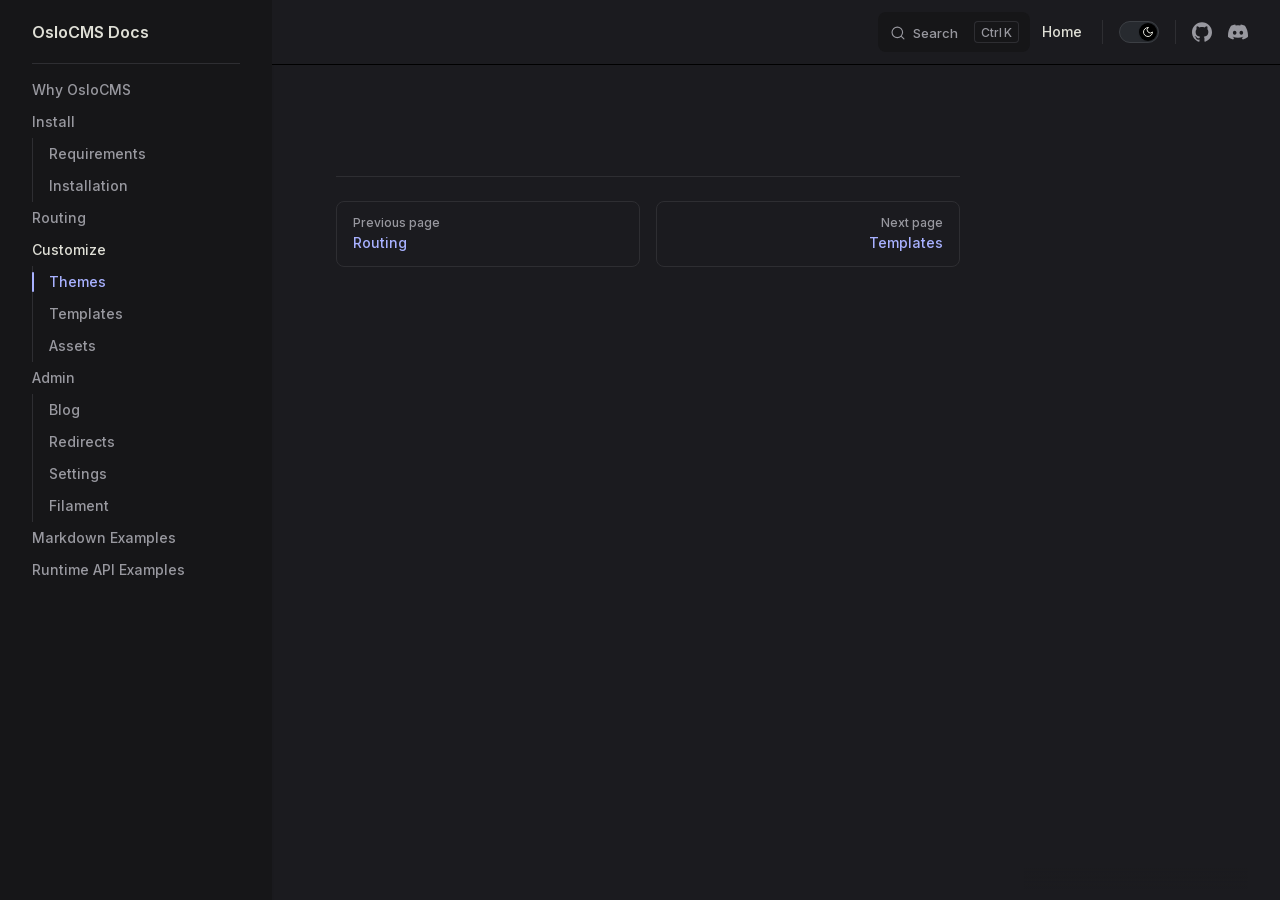
<file: docs/themes.html>
<!DOCTYPE html>
<html lang="en-US" dir="ltr">
  <head>
    <meta charset="utf-8">
    <meta name="viewport" content="width=device-width,initial-scale=1">
    <title>OsloCMS Docs</title>
    <meta name="description" content="Documentation for OsloCMS">
    <meta name="generator" content="VitePress v1.6.4">
    <link rel="preload stylesheet" href="/docs/assets/style.DeRj44aW.css" as="style">
    <link rel="preload stylesheet" href="/docs/vp-icons.css" as="style">
    
    <script type="module" src="/docs/assets/app.C2V6hDtM.js"></script>
    <link rel="preload" href="/docs/assets/inter-roman-latin.Di8DUHzh.woff2" as="font" type="font/woff2" crossorigin="">
    <link rel="modulepreload" href="/docs/assets/chunks/theme.C1xCD0y6.js">
    <link rel="modulepreload" href="/docs/assets/chunks/framework.C_C_Szfk.js">
    <link rel="modulepreload" href="/docs/assets/themes.md.8cF9UTrM.lean.js">
    <script id="check-dark-mode">(()=>{const e=localStorage.getItem("vitepress-theme-appearance")||"dark",a=window.matchMedia("(prefers-color-scheme: dark)").matches;(!e||e==="auto"?a:e==="dark")&&document.documentElement.classList.add("dark")})();</script>
    <script id="check-mac-os">document.documentElement.classList.toggle("mac",/Mac|iPhone|iPod|iPad/i.test(navigator.platform));</script>
  </head>
  <body>
    <div id="app"><div class="Layout" data-v-5d98c3a5><!--[--><!--]--><!--[--><span tabindex="-1" data-v-0b0ada53></span><a href="#VPContent" class="VPSkipLink visually-hidden" data-v-0b0ada53>Skip to content</a><!--]--><!----><header class="VPNav" data-v-5d98c3a5 data-v-ae24b3ad><div class="VPNavBar" data-v-ae24b3ad data-v-6aa21345><div class="wrapper" data-v-6aa21345><div class="container" data-v-6aa21345><div class="title" data-v-6aa21345><div class="VPNavBarTitle has-sidebar" data-v-6aa21345 data-v-1168a8e4><a class="title" href="/docs/" data-v-1168a8e4><!--[--><!--]--><!----><span data-v-1168a8e4>OsloCMS Docs</span><!--[--><!--]--></a></div></div><div class="content" data-v-6aa21345><div class="content-body" data-v-6aa21345><!--[--><!--]--><div class="VPNavBarSearch search" data-v-6aa21345><!--[--><!----><div id="local-search"><button type="button" class="DocSearch DocSearch-Button" aria-label="Search"><span class="DocSearch-Button-Container"><span class="vp-icon DocSearch-Search-Icon"></span><span class="DocSearch-Button-Placeholder">Search</span></span><span class="DocSearch-Button-Keys"><kbd class="DocSearch-Button-Key"></kbd><kbd class="DocSearch-Button-Key">K</kbd></span></button></div><!--]--></div><nav aria-labelledby="main-nav-aria-label" class="VPNavBarMenu menu" data-v-6aa21345 data-v-dc692963><span id="main-nav-aria-label" class="visually-hidden" data-v-dc692963> Main Navigation </span><!--[--><!--[--><a class="VPLink link VPNavBarMenuLink" href="/docs/" tabindex="0" data-v-dc692963 data-v-e56f3d57><!--[--><span data-v-e56f3d57>Home</span><!--]--></a><!--]--><!--]--></nav><!----><div class="VPNavBarAppearance appearance" data-v-6aa21345 data-v-6c893767><button class="VPSwitch VPSwitchAppearance" type="button" role="switch" title aria-checked="true" data-v-6c893767 data-v-5337faa4 data-v-1d5665e3><span class="check" data-v-1d5665e3><span class="icon" data-v-1d5665e3><!--[--><span class="vpi-sun sun" data-v-5337faa4></span><span class="vpi-moon moon" data-v-5337faa4></span><!--]--></span></span></button></div><div class="VPSocialLinks VPNavBarSocialLinks social-links" data-v-6aa21345 data-v-0394ad82 data-v-7bc22406><!--[--><a class="VPSocialLink no-icon" href="https://github.com/oslocms/oslocms" aria-label="github" target="_blank" rel="noopener" data-v-7bc22406 data-v-bd121fe5><span class="vpi-social-github"></span></a><a class="VPSocialLink no-icon" href="https://discord.com/invite/kWGQYhbkNf" aria-label="discord" target="_blank" rel="noopener" data-v-7bc22406 data-v-bd121fe5><span class="vpi-social-discord"></span></a><!--]--></div><div class="VPFlyout VPNavBarExtra extra" data-v-6aa21345 data-v-bb2aa2f0 data-v-cf11d7a2><button type="button" class="button" aria-haspopup="true" aria-expanded="false" aria-label="extra navigation" data-v-cf11d7a2><span class="vpi-more-horizontal icon" data-v-cf11d7a2></span></button><div class="menu" data-v-cf11d7a2><div class="VPMenu" data-v-cf11d7a2 data-v-b98bc113><!----><!--[--><!--[--><!----><div class="group" data-v-bb2aa2f0><div class="item appearance" data-v-bb2aa2f0><p class="label" data-v-bb2aa2f0>Appearance</p><div class="appearance-action" data-v-bb2aa2f0><button class="VPSwitch VPSwitchAppearance" type="button" role="switch" title aria-checked="true" data-v-bb2aa2f0 data-v-5337faa4 data-v-1d5665e3><span class="check" data-v-1d5665e3><span class="icon" data-v-1d5665e3><!--[--><span class="vpi-sun sun" data-v-5337faa4></span><span class="vpi-moon moon" data-v-5337faa4></span><!--]--></span></span></button></div></div></div><div class="group" data-v-bb2aa2f0><div class="item social-links" data-v-bb2aa2f0><div class="VPSocialLinks social-links-list" data-v-bb2aa2f0 data-v-7bc22406><!--[--><a class="VPSocialLink no-icon" href="https://github.com/oslocms/oslocms" aria-label="github" target="_blank" rel="noopener" data-v-7bc22406 data-v-bd121fe5><span class="vpi-social-github"></span></a><a class="VPSocialLink no-icon" href="https://discord.com/invite/kWGQYhbkNf" aria-label="discord" target="_blank" rel="noopener" data-v-7bc22406 data-v-bd121fe5><span class="vpi-social-discord"></span></a><!--]--></div></div></div><!--]--><!--]--></div></div></div><!--[--><!--]--><button type="button" class="VPNavBarHamburger hamburger" aria-label="mobile navigation" aria-expanded="false" aria-controls="VPNavScreen" data-v-6aa21345 data-v-e5dd9c1c><span class="container" data-v-e5dd9c1c><span class="top" data-v-e5dd9c1c></span><span class="middle" data-v-e5dd9c1c></span><span class="bottom" data-v-e5dd9c1c></span></span></button></div></div></div></div><div class="divider" data-v-6aa21345><div class="divider-line" data-v-6aa21345></div></div></div><!----></header><div class="VPLocalNav has-sidebar empty" data-v-5d98c3a5 data-v-a6f0e41e><div class="container" data-v-a6f0e41e><button class="menu" aria-expanded="false" aria-controls="VPSidebarNav" data-v-a6f0e41e><span class="vpi-align-left menu-icon" data-v-a6f0e41e></span><span class="menu-text" data-v-a6f0e41e>Menu</span></button><div class="VPLocalNavOutlineDropdown" style="--vp-vh:0px;" data-v-a6f0e41e data-v-8a42e2b4><button data-v-8a42e2b4>Return to top</button><!----></div></div></div><aside class="VPSidebar" data-v-5d98c3a5 data-v-319d5ca6><div class="curtain" data-v-319d5ca6></div><nav class="nav" id="VPSidebarNav" aria-labelledby="sidebar-aria-label" tabindex="-1" data-v-319d5ca6><span class="visually-hidden" id="sidebar-aria-label" data-v-319d5ca6> Sidebar Navigation </span><!--[--><!--]--><!--[--><div class="no-transition group" data-v-c40bc020><section class="VPSidebarItem level-0 has-active" data-v-c40bc020 data-v-b3fd67f8><!----><div class="items" data-v-b3fd67f8><!--[--><div class="VPSidebarItem level-1 is-link" data-v-b3fd67f8><div class="item" data-v-b3fd67f8><div class="indicator" data-v-b3fd67f8></div><a class="VPLink link link" href="/docs/why-oslocms.html" data-v-b3fd67f8><!--[--><p class="text" data-v-b3fd67f8>Why OsloCMS</p><!--]--></a><!----></div><!----></div><section class="VPSidebarItem level-1" data-v-b3fd67f8><div class="item" role="button" tabindex="0" data-v-b3fd67f8><div class="indicator" data-v-b3fd67f8></div><h3 class="text" data-v-b3fd67f8>Install</h3><!----></div><div class="items" data-v-b3fd67f8><!--[--><div class="VPSidebarItem level-2 is-link" data-v-b3fd67f8><div class="item" data-v-b3fd67f8><div class="indicator" data-v-b3fd67f8></div><a class="VPLink link link" href="/docs/requirements.html" data-v-b3fd67f8><!--[--><p class="text" data-v-b3fd67f8>Requirements</p><!--]--></a><!----></div><!----></div><div class="VPSidebarItem level-2 is-link" data-v-b3fd67f8><div class="item" data-v-b3fd67f8><div class="indicator" data-v-b3fd67f8></div><a class="VPLink link link" href="/docs/installation.html" data-v-b3fd67f8><!--[--><p class="text" data-v-b3fd67f8>Installation</p><!--]--></a><!----></div><!----></div><!--]--></div></section><div class="VPSidebarItem level-1 is-link" data-v-b3fd67f8><div class="item" data-v-b3fd67f8><div class="indicator" data-v-b3fd67f8></div><a class="VPLink link link" href="/docs/routing.html" data-v-b3fd67f8><!--[--><p class="text" data-v-b3fd67f8>Routing</p><!--]--></a><!----></div><!----></div><section class="VPSidebarItem level-1 has-active" data-v-b3fd67f8><div class="item" role="button" tabindex="0" data-v-b3fd67f8><div class="indicator" data-v-b3fd67f8></div><h3 class="text" data-v-b3fd67f8>Customize</h3><!----></div><div class="items" data-v-b3fd67f8><!--[--><div class="VPSidebarItem level-2 is-link" data-v-b3fd67f8><div class="item" data-v-b3fd67f8><div class="indicator" data-v-b3fd67f8></div><a class="VPLink link link" href="/docs/themes.html" data-v-b3fd67f8><!--[--><p class="text" data-v-b3fd67f8>Themes</p><!--]--></a><!----></div><!----></div><div class="VPSidebarItem level-2 is-link" data-v-b3fd67f8><div class="item" data-v-b3fd67f8><div class="indicator" data-v-b3fd67f8></div><a class="VPLink link link" href="/docs/templates.html" data-v-b3fd67f8><!--[--><p class="text" data-v-b3fd67f8>Templates</p><!--]--></a><!----></div><!----></div><div class="VPSidebarItem level-2 is-link" data-v-b3fd67f8><div class="item" data-v-b3fd67f8><div class="indicator" data-v-b3fd67f8></div><a class="VPLink link link" href="/docs/assets.html" data-v-b3fd67f8><!--[--><p class="text" data-v-b3fd67f8>Assets</p><!--]--></a><!----></div><!----></div><!--]--></div></section><section class="VPSidebarItem level-1" data-v-b3fd67f8><div class="item" role="button" tabindex="0" data-v-b3fd67f8><div class="indicator" data-v-b3fd67f8></div><h3 class="text" data-v-b3fd67f8>Admin</h3><!----></div><div class="items" data-v-b3fd67f8><!--[--><div class="VPSidebarItem level-2 is-link" data-v-b3fd67f8><div class="item" data-v-b3fd67f8><div class="indicator" data-v-b3fd67f8></div><a class="VPLink link link" href="/docs/blog.html" data-v-b3fd67f8><!--[--><p class="text" data-v-b3fd67f8>Blog</p><!--]--></a><!----></div><!----></div><div class="VPSidebarItem level-2 is-link" data-v-b3fd67f8><div class="item" data-v-b3fd67f8><div class="indicator" data-v-b3fd67f8></div><a class="VPLink link link" href="/docs/redirects.html" data-v-b3fd67f8><!--[--><p class="text" data-v-b3fd67f8>Redirects</p><!--]--></a><!----></div><!----></div><div class="VPSidebarItem level-2 is-link" data-v-b3fd67f8><div class="item" data-v-b3fd67f8><div class="indicator" data-v-b3fd67f8></div><a class="VPLink link link" href="/docs/settings.html" data-v-b3fd67f8><!--[--><p class="text" data-v-b3fd67f8>Settings</p><!--]--></a><!----></div><!----></div><div class="VPSidebarItem level-2 is-link" data-v-b3fd67f8><div class="item" data-v-b3fd67f8><div class="indicator" data-v-b3fd67f8></div><a class="VPLink link link" href="/docs/filament.html" data-v-b3fd67f8><!--[--><p class="text" data-v-b3fd67f8>Filament</p><!--]--></a><!----></div><!----></div><!--]--></div></section><div class="VPSidebarItem level-1 is-link" data-v-b3fd67f8><div class="item" data-v-b3fd67f8><div class="indicator" data-v-b3fd67f8></div><a class="VPLink link link" href="/docs/markdown-examples.html" data-v-b3fd67f8><!--[--><p class="text" data-v-b3fd67f8>Markdown Examples</p><!--]--></a><!----></div><!----></div><div class="VPSidebarItem level-1 is-link" data-v-b3fd67f8><div class="item" data-v-b3fd67f8><div class="indicator" data-v-b3fd67f8></div><a class="VPLink link link" href="/docs/api-examples.html" data-v-b3fd67f8><!--[--><p class="text" data-v-b3fd67f8>Runtime API Examples</p><!--]--></a><!----></div><!----></div><!--]--></div></section></div><!--]--><!--[--><!--]--></nav></aside><div class="VPContent has-sidebar" id="VPContent" data-v-5d98c3a5 data-v-1428d186><div class="VPDoc has-sidebar has-aside" data-v-1428d186 data-v-39a288b8><!--[--><!--]--><div class="container" data-v-39a288b8><div class="aside" data-v-39a288b8><div class="aside-curtain" data-v-39a288b8></div><div class="aside-container" data-v-39a288b8><div class="aside-content" data-v-39a288b8><div class="VPDocAside" data-v-39a288b8 data-v-3f215769><!--[--><!--]--><!--[--><!--]--><nav aria-labelledby="doc-outline-aria-label" class="VPDocAsideOutline" data-v-3f215769 data-v-a5bbad30><div class="content" data-v-a5bbad30><div class="outline-marker" data-v-a5bbad30></div><div aria-level="2" class="outline-title" id="doc-outline-aria-label" role="heading" data-v-a5bbad30>On this page</div><ul class="VPDocOutlineItem root" data-v-a5bbad30 data-v-b933a997><!--[--><!--]--></ul></div></nav><!--[--><!--]--><div class="spacer" data-v-3f215769></div><!--[--><!--]--><!----><!--[--><!--]--><!--[--><!--]--></div></div></div></div><div class="content" data-v-39a288b8><div class="content-container" data-v-39a288b8><!--[--><!--]--><main class="main" data-v-39a288b8><div style="position:relative;" class="vp-doc _docs_themes" data-v-39a288b8><div></div></div></main><footer class="VPDocFooter" data-v-39a288b8 data-v-e257564d><!--[--><!--]--><!----><nav class="prev-next" aria-labelledby="doc-footer-aria-label" data-v-e257564d><span class="visually-hidden" id="doc-footer-aria-label" data-v-e257564d>Pager</span><div class="pager" data-v-e257564d><a class="VPLink link pager-link prev" href="/docs/routing.html" data-v-e257564d><!--[--><span class="desc" data-v-e257564d>Previous page</span><span class="title" data-v-e257564d>Routing</span><!--]--></a></div><div class="pager" data-v-e257564d><a class="VPLink link pager-link next" href="/docs/templates.html" data-v-e257564d><!--[--><span class="desc" data-v-e257564d>Next page</span><span class="title" data-v-e257564d>Templates</span><!--]--></a></div></nav></footer><!--[--><!--]--></div></div></div><!--[--><!--]--></div></div><!----><!--[--><!--]--></div></div>
    <script>window.__VP_HASH_MAP__=JSON.parse("{\"api-examples.md\":\"Dsh8jZm9\",\"blog.md\":\"DB3ICkCv\",\"filament.md\":\"DkvIw7Wy\",\"index.md\":\"Dh48HFjS\",\"installation.md\":\"D9FO92yv\",\"markdown-examples.md\":\"B5f4n4LQ\",\"requirements.md\":\"CQa6sBof\",\"routing.md\":\"C2Q2ifGm\",\"settings.md\":\"DXqsohsx\",\"templates.md\":\"BaVoWeAZ\",\"themes.md\":\"8cF9UTrM\",\"why-oslocms.md\":\"DVQDPVm5\"}");window.__VP_SITE_DATA__=JSON.parse("{\"lang\":\"en-US\",\"dir\":\"ltr\",\"title\":\"OsloCMS Docs\",\"description\":\"Documentation for OsloCMS\",\"base\":\"/docs/\",\"head\":[],\"router\":{\"prefetchLinks\":true},\"appearance\":\"dark\",\"themeConfig\":{\"head\":[[\"link\",{\"rel\":\"icon\",\"href\":\"/images/favicon.ico\"}]],\"nav\":[{\"text\":\"Home\",\"link\":\"/\"}],\"sidebar\":[{\"items\":[{\"text\":\"Why OsloCMS\",\"link\":\"/why-oslocms\"},{\"text\":\"Install\",\"items\":[{\"text\":\"Requirements\",\"link\":\"/requirements\"},{\"text\":\"Installation\",\"link\":\"/installation\"}]},{\"text\":\"Routing\",\"link\":\"/routing\"},{\"text\":\"Customize\",\"items\":[{\"text\":\"Themes\",\"link\":\"/themes\"},{\"text\":\"Templates\",\"link\":\"/templates\"},{\"text\":\"Assets\",\"link\":\"/assets\"}]},{\"text\":\"Admin\",\"items\":[{\"text\":\"Blog\",\"link\":\"/blog\"},{\"text\":\"Redirects\",\"link\":\"/redirects\"},{\"text\":\"Settings\",\"link\":\"/settings\"},{\"text\":\"Filament\",\"link\":\"/filament\"}]},{\"text\":\"Markdown Examples\",\"link\":\"/markdown-examples\"},{\"text\":\"Runtime API Examples\",\"link\":\"/api-examples\"}]}],\"socialLinks\":[{\"icon\":\"github\",\"link\":\"https://github.com/oslocms/oslocms\"},{\"icon\":\"discord\",\"link\":\"https://discord.com/invite/kWGQYhbkNf\"}],\"search\":{\"provider\":\"local\"}},\"locales\":{},\"scrollOffset\":134,\"cleanUrls\":false}");</script>
    
  </body>
</html>
</file>
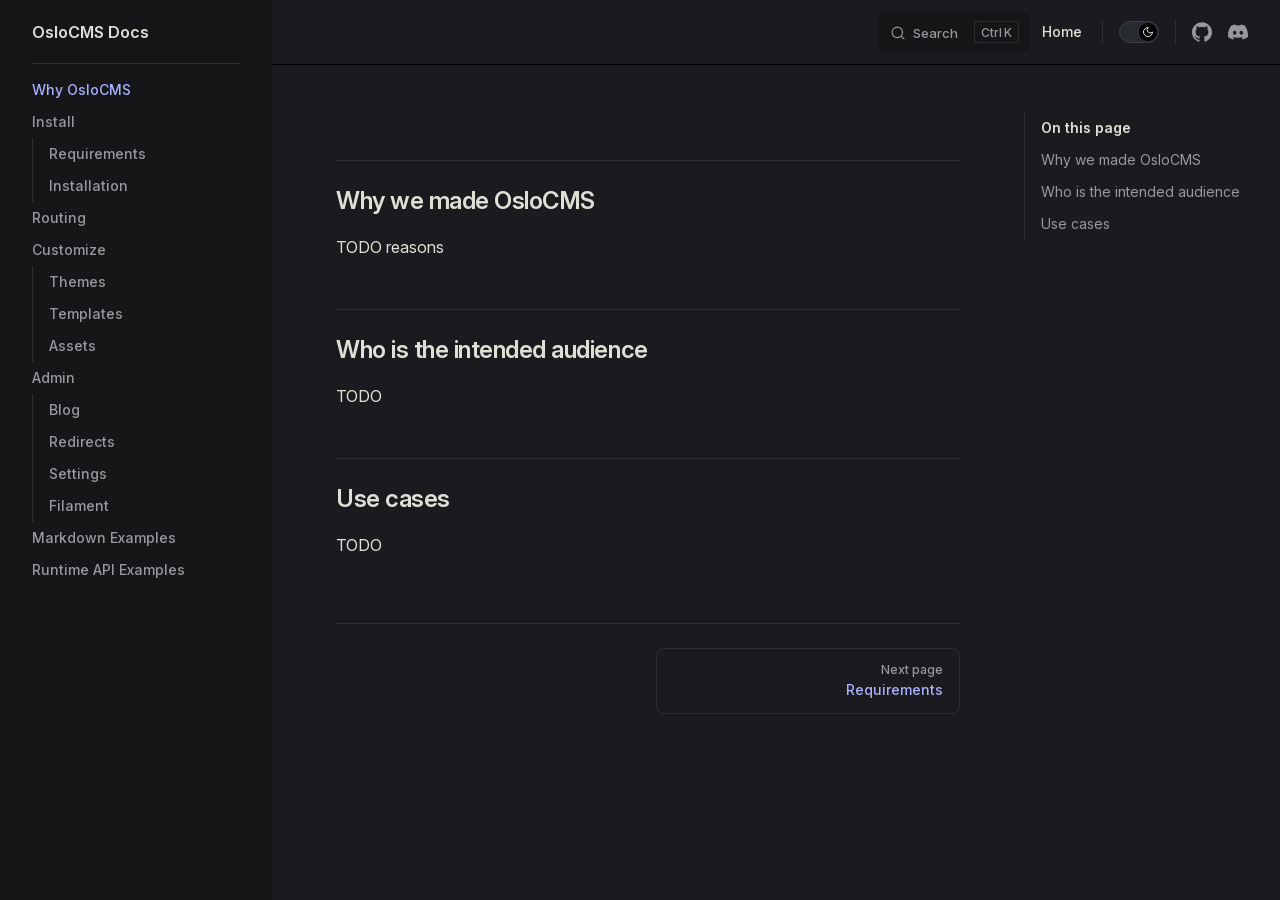
<file: docs/why-oslocms.html>
<!DOCTYPE html>
<html lang="en-US" dir="ltr">
  <head>
    <meta charset="utf-8">
    <meta name="viewport" content="width=device-width,initial-scale=1">
    <title>OsloCMS Docs</title>
    <meta name="description" content="Documentation for OsloCMS">
    <meta name="generator" content="VitePress v1.6.4">
    <link rel="preload stylesheet" href="/docs/assets/style.DeRj44aW.css" as="style">
    <link rel="preload stylesheet" href="/docs/vp-icons.css" as="style">
    
    <script type="module" src="/docs/assets/app.C2V6hDtM.js"></script>
    <link rel="preload" href="/docs/assets/inter-roman-latin.Di8DUHzh.woff2" as="font" type="font/woff2" crossorigin="">
    <link rel="modulepreload" href="/docs/assets/chunks/theme.C1xCD0y6.js">
    <link rel="modulepreload" href="/docs/assets/chunks/framework.C_C_Szfk.js">
    <link rel="modulepreload" href="/docs/assets/why-oslocms.md.DVQDPVm5.lean.js">
    <script id="check-dark-mode">(()=>{const e=localStorage.getItem("vitepress-theme-appearance")||"dark",a=window.matchMedia("(prefers-color-scheme: dark)").matches;(!e||e==="auto"?a:e==="dark")&&document.documentElement.classList.add("dark")})();</script>
    <script id="check-mac-os">document.documentElement.classList.toggle("mac",/Mac|iPhone|iPod|iPad/i.test(navigator.platform));</script>
  </head>
  <body>
    <div id="app"><div class="Layout" data-v-5d98c3a5><!--[--><!--]--><!--[--><span tabindex="-1" data-v-0b0ada53></span><a href="#VPContent" class="VPSkipLink visually-hidden" data-v-0b0ada53>Skip to content</a><!--]--><!----><header class="VPNav" data-v-5d98c3a5 data-v-ae24b3ad><div class="VPNavBar" data-v-ae24b3ad data-v-6aa21345><div class="wrapper" data-v-6aa21345><div class="container" data-v-6aa21345><div class="title" data-v-6aa21345><div class="VPNavBarTitle has-sidebar" data-v-6aa21345 data-v-1168a8e4><a class="title" href="/docs/" data-v-1168a8e4><!--[--><!--]--><!----><span data-v-1168a8e4>OsloCMS Docs</span><!--[--><!--]--></a></div></div><div class="content" data-v-6aa21345><div class="content-body" data-v-6aa21345><!--[--><!--]--><div class="VPNavBarSearch search" data-v-6aa21345><!--[--><!----><div id="local-search"><button type="button" class="DocSearch DocSearch-Button" aria-label="Search"><span class="DocSearch-Button-Container"><span class="vp-icon DocSearch-Search-Icon"></span><span class="DocSearch-Button-Placeholder">Search</span></span><span class="DocSearch-Button-Keys"><kbd class="DocSearch-Button-Key"></kbd><kbd class="DocSearch-Button-Key">K</kbd></span></button></div><!--]--></div><nav aria-labelledby="main-nav-aria-label" class="VPNavBarMenu menu" data-v-6aa21345 data-v-dc692963><span id="main-nav-aria-label" class="visually-hidden" data-v-dc692963> Main Navigation </span><!--[--><!--[--><a class="VPLink link VPNavBarMenuLink" href="/docs/" tabindex="0" data-v-dc692963 data-v-e56f3d57><!--[--><span data-v-e56f3d57>Home</span><!--]--></a><!--]--><!--]--></nav><!----><div class="VPNavBarAppearance appearance" data-v-6aa21345 data-v-6c893767><button class="VPSwitch VPSwitchAppearance" type="button" role="switch" title aria-checked="true" data-v-6c893767 data-v-5337faa4 data-v-1d5665e3><span class="check" data-v-1d5665e3><span class="icon" data-v-1d5665e3><!--[--><span class="vpi-sun sun" data-v-5337faa4></span><span class="vpi-moon moon" data-v-5337faa4></span><!--]--></span></span></button></div><div class="VPSocialLinks VPNavBarSocialLinks social-links" data-v-6aa21345 data-v-0394ad82 data-v-7bc22406><!--[--><a class="VPSocialLink no-icon" href="https://github.com/oslocms/oslocms" aria-label="github" target="_blank" rel="noopener" data-v-7bc22406 data-v-bd121fe5><span class="vpi-social-github"></span></a><a class="VPSocialLink no-icon" href="https://discord.com/invite/kWGQYhbkNf" aria-label="discord" target="_blank" rel="noopener" data-v-7bc22406 data-v-bd121fe5><span class="vpi-social-discord"></span></a><!--]--></div><div class="VPFlyout VPNavBarExtra extra" data-v-6aa21345 data-v-bb2aa2f0 data-v-cf11d7a2><button type="button" class="button" aria-haspopup="true" aria-expanded="false" aria-label="extra navigation" data-v-cf11d7a2><span class="vpi-more-horizontal icon" data-v-cf11d7a2></span></button><div class="menu" data-v-cf11d7a2><div class="VPMenu" data-v-cf11d7a2 data-v-b98bc113><!----><!--[--><!--[--><!----><div class="group" data-v-bb2aa2f0><div class="item appearance" data-v-bb2aa2f0><p class="label" data-v-bb2aa2f0>Appearance</p><div class="appearance-action" data-v-bb2aa2f0><button class="VPSwitch VPSwitchAppearance" type="button" role="switch" title aria-checked="true" data-v-bb2aa2f0 data-v-5337faa4 data-v-1d5665e3><span class="check" data-v-1d5665e3><span class="icon" data-v-1d5665e3><!--[--><span class="vpi-sun sun" data-v-5337faa4></span><span class="vpi-moon moon" data-v-5337faa4></span><!--]--></span></span></button></div></div></div><div class="group" data-v-bb2aa2f0><div class="item social-links" data-v-bb2aa2f0><div class="VPSocialLinks social-links-list" data-v-bb2aa2f0 data-v-7bc22406><!--[--><a class="VPSocialLink no-icon" href="https://github.com/oslocms/oslocms" aria-label="github" target="_blank" rel="noopener" data-v-7bc22406 data-v-bd121fe5><span class="vpi-social-github"></span></a><a class="VPSocialLink no-icon" href="https://discord.com/invite/kWGQYhbkNf" aria-label="discord" target="_blank" rel="noopener" data-v-7bc22406 data-v-bd121fe5><span class="vpi-social-discord"></span></a><!--]--></div></div></div><!--]--><!--]--></div></div></div><!--[--><!--]--><button type="button" class="VPNavBarHamburger hamburger" aria-label="mobile navigation" aria-expanded="false" aria-controls="VPNavScreen" data-v-6aa21345 data-v-e5dd9c1c><span class="container" data-v-e5dd9c1c><span class="top" data-v-e5dd9c1c></span><span class="middle" data-v-e5dd9c1c></span><span class="bottom" data-v-e5dd9c1c></span></span></button></div></div></div></div><div class="divider" data-v-6aa21345><div class="divider-line" data-v-6aa21345></div></div></div><!----></header><div class="VPLocalNav has-sidebar empty" data-v-5d98c3a5 data-v-a6f0e41e><div class="container" data-v-a6f0e41e><button class="menu" aria-expanded="false" aria-controls="VPSidebarNav" data-v-a6f0e41e><span class="vpi-align-left menu-icon" data-v-a6f0e41e></span><span class="menu-text" data-v-a6f0e41e>Menu</span></button><div class="VPLocalNavOutlineDropdown" style="--vp-vh:0px;" data-v-a6f0e41e data-v-8a42e2b4><button data-v-8a42e2b4>Return to top</button><!----></div></div></div><aside class="VPSidebar" data-v-5d98c3a5 data-v-319d5ca6><div class="curtain" data-v-319d5ca6></div><nav class="nav" id="VPSidebarNav" aria-labelledby="sidebar-aria-label" tabindex="-1" data-v-319d5ca6><span class="visually-hidden" id="sidebar-aria-label" data-v-319d5ca6> Sidebar Navigation </span><!--[--><!--]--><!--[--><div class="no-transition group" data-v-c40bc020><section class="VPSidebarItem level-0 has-active" data-v-c40bc020 data-v-b3fd67f8><!----><div class="items" data-v-b3fd67f8><!--[--><div class="VPSidebarItem level-1 is-link" data-v-b3fd67f8><div class="item" data-v-b3fd67f8><div class="indicator" data-v-b3fd67f8></div><a class="VPLink link link" href="/docs/why-oslocms.html" data-v-b3fd67f8><!--[--><p class="text" data-v-b3fd67f8>Why OsloCMS</p><!--]--></a><!----></div><!----></div><section class="VPSidebarItem level-1" data-v-b3fd67f8><div class="item" role="button" tabindex="0" data-v-b3fd67f8><div class="indicator" data-v-b3fd67f8></div><h3 class="text" data-v-b3fd67f8>Install</h3><!----></div><div class="items" data-v-b3fd67f8><!--[--><div class="VPSidebarItem level-2 is-link" data-v-b3fd67f8><div class="item" data-v-b3fd67f8><div class="indicator" data-v-b3fd67f8></div><a class="VPLink link link" href="/docs/requirements.html" data-v-b3fd67f8><!--[--><p class="text" data-v-b3fd67f8>Requirements</p><!--]--></a><!----></div><!----></div><div class="VPSidebarItem level-2 is-link" data-v-b3fd67f8><div class="item" data-v-b3fd67f8><div class="indicator" data-v-b3fd67f8></div><a class="VPLink link link" href="/docs/installation.html" data-v-b3fd67f8><!--[--><p class="text" data-v-b3fd67f8>Installation</p><!--]--></a><!----></div><!----></div><!--]--></div></section><div class="VPSidebarItem level-1 is-link" data-v-b3fd67f8><div class="item" data-v-b3fd67f8><div class="indicator" data-v-b3fd67f8></div><a class="VPLink link link" href="/docs/routing.html" data-v-b3fd67f8><!--[--><p class="text" data-v-b3fd67f8>Routing</p><!--]--></a><!----></div><!----></div><section class="VPSidebarItem level-1" data-v-b3fd67f8><div class="item" role="button" tabindex="0" data-v-b3fd67f8><div class="indicator" data-v-b3fd67f8></div><h3 class="text" data-v-b3fd67f8>Customize</h3><!----></div><div class="items" data-v-b3fd67f8><!--[--><div class="VPSidebarItem level-2 is-link" data-v-b3fd67f8><div class="item" data-v-b3fd67f8><div class="indicator" data-v-b3fd67f8></div><a class="VPLink link link" href="/docs/themes.html" data-v-b3fd67f8><!--[--><p class="text" data-v-b3fd67f8>Themes</p><!--]--></a><!----></div><!----></div><div class="VPSidebarItem level-2 is-link" data-v-b3fd67f8><div class="item" data-v-b3fd67f8><div class="indicator" data-v-b3fd67f8></div><a class="VPLink link link" href="/docs/templates.html" data-v-b3fd67f8><!--[--><p class="text" data-v-b3fd67f8>Templates</p><!--]--></a><!----></div><!----></div><div class="VPSidebarItem level-2 is-link" data-v-b3fd67f8><div class="item" data-v-b3fd67f8><div class="indicator" data-v-b3fd67f8></div><a class="VPLink link link" href="/docs/assets.html" data-v-b3fd67f8><!--[--><p class="text" data-v-b3fd67f8>Assets</p><!--]--></a><!----></div><!----></div><!--]--></div></section><section class="VPSidebarItem level-1" data-v-b3fd67f8><div class="item" role="button" tabindex="0" data-v-b3fd67f8><div class="indicator" data-v-b3fd67f8></div><h3 class="text" data-v-b3fd67f8>Admin</h3><!----></div><div class="items" data-v-b3fd67f8><!--[--><div class="VPSidebarItem level-2 is-link" data-v-b3fd67f8><div class="item" data-v-b3fd67f8><div class="indicator" data-v-b3fd67f8></div><a class="VPLink link link" href="/docs/blog.html" data-v-b3fd67f8><!--[--><p class="text" data-v-b3fd67f8>Blog</p><!--]--></a><!----></div><!----></div><div class="VPSidebarItem level-2 is-link" data-v-b3fd67f8><div class="item" data-v-b3fd67f8><div class="indicator" data-v-b3fd67f8></div><a class="VPLink link link" href="/docs/redirects.html" data-v-b3fd67f8><!--[--><p class="text" data-v-b3fd67f8>Redirects</p><!--]--></a><!----></div><!----></div><div class="VPSidebarItem level-2 is-link" data-v-b3fd67f8><div class="item" data-v-b3fd67f8><div class="indicator" data-v-b3fd67f8></div><a class="VPLink link link" href="/docs/settings.html" data-v-b3fd67f8><!--[--><p class="text" data-v-b3fd67f8>Settings</p><!--]--></a><!----></div><!----></div><div class="VPSidebarItem level-2 is-link" data-v-b3fd67f8><div class="item" data-v-b3fd67f8><div class="indicator" data-v-b3fd67f8></div><a class="VPLink link link" href="/docs/filament.html" data-v-b3fd67f8><!--[--><p class="text" data-v-b3fd67f8>Filament</p><!--]--></a><!----></div><!----></div><!--]--></div></section><div class="VPSidebarItem level-1 is-link" data-v-b3fd67f8><div class="item" data-v-b3fd67f8><div class="indicator" data-v-b3fd67f8></div><a class="VPLink link link" href="/docs/markdown-examples.html" data-v-b3fd67f8><!--[--><p class="text" data-v-b3fd67f8>Markdown Examples</p><!--]--></a><!----></div><!----></div><div class="VPSidebarItem level-1 is-link" data-v-b3fd67f8><div class="item" data-v-b3fd67f8><div class="indicator" data-v-b3fd67f8></div><a class="VPLink link link" href="/docs/api-examples.html" data-v-b3fd67f8><!--[--><p class="text" data-v-b3fd67f8>Runtime API Examples</p><!--]--></a><!----></div><!----></div><!--]--></div></section></div><!--]--><!--[--><!--]--></nav></aside><div class="VPContent has-sidebar" id="VPContent" data-v-5d98c3a5 data-v-1428d186><div class="VPDoc has-sidebar has-aside" data-v-1428d186 data-v-39a288b8><!--[--><!--]--><div class="container" data-v-39a288b8><div class="aside" data-v-39a288b8><div class="aside-curtain" data-v-39a288b8></div><div class="aside-container" data-v-39a288b8><div class="aside-content" data-v-39a288b8><div class="VPDocAside" data-v-39a288b8 data-v-3f215769><!--[--><!--]--><!--[--><!--]--><nav aria-labelledby="doc-outline-aria-label" class="VPDocAsideOutline" data-v-3f215769 data-v-a5bbad30><div class="content" data-v-a5bbad30><div class="outline-marker" data-v-a5bbad30></div><div aria-level="2" class="outline-title" id="doc-outline-aria-label" role="heading" data-v-a5bbad30>On this page</div><ul class="VPDocOutlineItem root" data-v-a5bbad30 data-v-b933a997><!--[--><!--]--></ul></div></nav><!--[--><!--]--><div class="spacer" data-v-3f215769></div><!--[--><!--]--><!----><!--[--><!--]--><!--[--><!--]--></div></div></div></div><div class="content" data-v-39a288b8><div class="content-container" data-v-39a288b8><!--[--><!--]--><main class="main" data-v-39a288b8><div style="position:relative;" class="vp-doc _docs_why-oslocms" data-v-39a288b8><div><h2 id="why-we-made-oslocms" tabindex="-1">Why we made OsloCMS <a class="header-anchor" href="#why-we-made-oslocms" aria-label="Permalink to &quot;Why we made OsloCMS {#why-we-made-oslocms}&quot;">​</a></h2><p>TODO reasons</p><h2 id="audience" tabindex="-1">Who is the intended audience <a class="header-anchor" href="#audience" aria-label="Permalink to &quot;Who is the intended audience {#audience}&quot;">​</a></h2><p>TODO</p><h2 id="use-cases" tabindex="-1">Use cases <a class="header-anchor" href="#use-cases" aria-label="Permalink to &quot;Use cases {#use-cases}&quot;">​</a></h2><p>TODO</p></div></div></main><footer class="VPDocFooter" data-v-39a288b8 data-v-e257564d><!--[--><!--]--><!----><nav class="prev-next" aria-labelledby="doc-footer-aria-label" data-v-e257564d><span class="visually-hidden" id="doc-footer-aria-label" data-v-e257564d>Pager</span><div class="pager" data-v-e257564d><!----></div><div class="pager" data-v-e257564d><a class="VPLink link pager-link next" href="/docs/requirements.html" data-v-e257564d><!--[--><span class="desc" data-v-e257564d>Next page</span><span class="title" data-v-e257564d>Requirements</span><!--]--></a></div></nav></footer><!--[--><!--]--></div></div></div><!--[--><!--]--></div></div><!----><!--[--><!--]--></div></div>
    <script>window.__VP_HASH_MAP__=JSON.parse("{\"api-examples.md\":\"Dsh8jZm9\",\"blog.md\":\"DB3ICkCv\",\"filament.md\":\"DkvIw7Wy\",\"index.md\":\"Dh48HFjS\",\"installation.md\":\"D9FO92yv\",\"markdown-examples.md\":\"B5f4n4LQ\",\"requirements.md\":\"CQa6sBof\",\"routing.md\":\"C2Q2ifGm\",\"settings.md\":\"DXqsohsx\",\"templates.md\":\"BaVoWeAZ\",\"themes.md\":\"8cF9UTrM\",\"why-oslocms.md\":\"DVQDPVm5\"}");window.__VP_SITE_DATA__=JSON.parse("{\"lang\":\"en-US\",\"dir\":\"ltr\",\"title\":\"OsloCMS Docs\",\"description\":\"Documentation for OsloCMS\",\"base\":\"/docs/\",\"head\":[],\"router\":{\"prefetchLinks\":true},\"appearance\":\"dark\",\"themeConfig\":{\"head\":[[\"link\",{\"rel\":\"icon\",\"href\":\"/images/favicon.ico\"}]],\"nav\":[{\"text\":\"Home\",\"link\":\"/\"}],\"sidebar\":[{\"items\":[{\"text\":\"Why OsloCMS\",\"link\":\"/why-oslocms\"},{\"text\":\"Install\",\"items\":[{\"text\":\"Requirements\",\"link\":\"/requirements\"},{\"text\":\"Installation\",\"link\":\"/installation\"}]},{\"text\":\"Routing\",\"link\":\"/routing\"},{\"text\":\"Customize\",\"items\":[{\"text\":\"Themes\",\"link\":\"/themes\"},{\"text\":\"Templates\",\"link\":\"/templates\"},{\"text\":\"Assets\",\"link\":\"/assets\"}]},{\"text\":\"Admin\",\"items\":[{\"text\":\"Blog\",\"link\":\"/blog\"},{\"text\":\"Redirects\",\"link\":\"/redirects\"},{\"text\":\"Settings\",\"link\":\"/settings\"},{\"text\":\"Filament\",\"link\":\"/filament\"}]},{\"text\":\"Markdown Examples\",\"link\":\"/markdown-examples\"},{\"text\":\"Runtime API Examples\",\"link\":\"/api-examples\"}]}],\"socialLinks\":[{\"icon\":\"github\",\"link\":\"https://github.com/oslocms/oslocms\"},{\"icon\":\"discord\",\"link\":\"https://discord.com/invite/kWGQYhbkNf\"}],\"search\":{\"provider\":\"local\"}},\"locales\":{},\"scrollOffset\":134,\"cleanUrls\":false}");</script>
    
  </body>
</html>
</file>
<file: docs/assets/style.DeRj44aW.css>
@font-face{font-family:Inter;font-style:normal;font-weight:100 900;font-display:swap;src:url(/docs/assets/inter-roman-cyrillic-ext.BBPuwvHQ.woff2) format("woff2");unicode-range:U+0460-052F,U+1C80-1C88,U+20B4,U+2DE0-2DFF,U+A640-A69F,U+FE2E-FE2F}@font-face{font-family:Inter;font-style:normal;font-weight:100 900;font-display:swap;src:url(/docs/assets/inter-roman-cyrillic.C5lxZ8CY.woff2) format("woff2");unicode-range:U+0301,U+0400-045F,U+0490-0491,U+04B0-04B1,U+2116}@font-face{font-family:Inter;font-style:normal;font-weight:100 900;font-display:swap;src:url(/docs/assets/inter-roman-greek-ext.CqjqNYQ-.woff2) format("woff2");unicode-range:U+1F00-1FFF}@font-face{font-family:Inter;font-style:normal;font-weight:100 900;font-display:swap;src:url(/docs/assets/inter-roman-greek.BBVDIX6e.woff2) format("woff2");unicode-range:U+0370-0377,U+037A-037F,U+0384-038A,U+038C,U+038E-03A1,U+03A3-03FF}@font-face{font-family:Inter;font-style:normal;font-weight:100 900;font-display:swap;src:url(/docs/assets/inter-roman-vietnamese.BjW4sHH5.woff2) format("woff2");unicode-range:U+0102-0103,U+0110-0111,U+0128-0129,U+0168-0169,U+01A0-01A1,U+01AF-01B0,U+0300-0301,U+0303-0304,U+0308-0309,U+0323,U+0329,U+1EA0-1EF9,U+20AB}@font-face{font-family:Inter;font-style:normal;font-weight:100 900;font-display:swap;src:url(/docs/assets/inter-roman-latin-ext.4ZJIpNVo.woff2) format("woff2");unicode-range:U+0100-02AF,U+0304,U+0308,U+0329,U+1E00-1E9F,U+1EF2-1EFF,U+2020,U+20A0-20AB,U+20AD-20C0,U+2113,U+2C60-2C7F,U+A720-A7FF}@font-face{font-family:Inter;font-style:normal;font-weight:100 900;font-display:swap;src:url(/docs/assets/inter-roman-latin.Di8DUHzh.woff2) format("woff2");unicode-range:U+0000-00FF,U+0131,U+0152-0153,U+02BB-02BC,U+02C6,U+02DA,U+02DC,U+0304,U+0308,U+0329,U+2000-206F,U+2074,U+20AC,U+2122,U+2191,U+2193,U+2212,U+2215,U+FEFF,U+FFFD}@font-face{font-family:Inter;font-style:italic;font-weight:100 900;font-display:swap;src:url(/docs/assets/inter-italic-cyrillic-ext.r48I6akx.woff2) format("woff2");unicode-range:U+0460-052F,U+1C80-1C88,U+20B4,U+2DE0-2DFF,U+A640-A69F,U+FE2E-FE2F}@font-face{font-family:Inter;font-style:italic;font-weight:100 900;font-display:swap;src:url(/docs/assets/inter-italic-cyrillic.By2_1cv3.woff2) format("woff2");unicode-range:U+0301,U+0400-045F,U+0490-0491,U+04B0-04B1,U+2116}@font-face{font-family:Inter;font-style:italic;font-weight:100 900;font-display:swap;src:url(/docs/assets/inter-italic-greek-ext.1u6EdAuj.woff2) format("woff2");unicode-range:U+1F00-1FFF}@font-face{font-family:Inter;font-style:italic;font-weight:100 900;font-display:swap;src:url(/docs/assets/inter-italic-greek.DJ8dCoTZ.woff2) format("woff2");unicode-range:U+0370-0377,U+037A-037F,U+0384-038A,U+038C,U+038E-03A1,U+03A3-03FF}@font-face{font-family:Inter;font-style:italic;font-weight:100 900;font-display:swap;src:url(/docs/assets/inter-italic-vietnamese.BSbpV94h.woff2) format("woff2");unicode-range:U+0102-0103,U+0110-0111,U+0128-0129,U+0168-0169,U+01A0-01A1,U+01AF-01B0,U+0300-0301,U+0303-0304,U+0308-0309,U+0323,U+0329,U+1EA0-1EF9,U+20AB}@font-face{font-family:Inter;font-style:italic;font-weight:100 900;font-display:swap;src:url(/docs/assets/inter-italic-latin-ext.CN1xVJS-.woff2) format("woff2");unicode-range:U+0100-02AF,U+0304,U+0308,U+0329,U+1E00-1E9F,U+1EF2-1EFF,U+2020,U+20A0-20AB,U+20AD-20C0,U+2113,U+2C60-2C7F,U+A720-A7FF}@font-face{font-family:Inter;font-style:italic;font-weight:100 900;font-display:swap;src:url(/docs/assets/inter-italic-latin.C2AdPX0b.woff2) format("woff2");unicode-range:U+0000-00FF,U+0131,U+0152-0153,U+02BB-02BC,U+02C6,U+02DA,U+02DC,U+0304,U+0308,U+0329,U+2000-206F,U+2074,U+20AC,U+2122,U+2191,U+2193,U+2212,U+2215,U+FEFF,U+FFFD}@font-face{font-family:Punctuation SC;font-weight:400;src:local("PingFang SC Regular"),local("Noto Sans CJK SC"),local("Microsoft YaHei");unicode-range:U+201C,U+201D,U+2018,U+2019,U+2E3A,U+2014,U+2013,U+2026,U+00B7,U+007E,U+002F}@font-face{font-family:Punctuation SC;font-weight:500;src:local("PingFang SC Medium"),local("Noto Sans CJK SC"),local("Microsoft YaHei");unicode-range:U+201C,U+201D,U+2018,U+2019,U+2E3A,U+2014,U+2013,U+2026,U+00B7,U+007E,U+002F}@font-face{font-family:Punctuation SC;font-weight:600;src:local("PingFang SC Semibold"),local("Noto Sans CJK SC Bold"),local("Microsoft YaHei Bold");unicode-range:U+201C,U+201D,U+2018,U+2019,U+2E3A,U+2014,U+2013,U+2026,U+00B7,U+007E,U+002F}@font-face{font-family:Punctuation SC;font-weight:700;src:local("PingFang SC Semibold"),local("Noto Sans CJK SC Bold"),local("Microsoft YaHei Bold");unicode-range:U+201C,U+201D,U+2018,U+2019,U+2E3A,U+2014,U+2013,U+2026,U+00B7,U+007E,U+002F}:root{--vp-c-white: #ffffff;--vp-c-black: #000000;--vp-c-neutral: var(--vp-c-black);--vp-c-neutral-inverse: var(--vp-c-white)}.dark{--vp-c-neutral: var(--vp-c-white);--vp-c-neutral-inverse: var(--vp-c-black)}:root{--vp-c-gray-1: #dddde3;--vp-c-gray-2: #e4e4e9;--vp-c-gray-3: #ebebef;--vp-c-gray-soft: rgba(142, 150, 170, .14);--vp-c-indigo-1: #3451b2;--vp-c-indigo-2: #3a5ccc;--vp-c-indigo-3: #5672cd;--vp-c-indigo-soft: rgba(100, 108, 255, .14);--vp-c-purple-1: #6f42c1;--vp-c-purple-2: #7e4cc9;--vp-c-purple-3: #8e5cd9;--vp-c-purple-soft: rgba(159, 122, 234, .14);--vp-c-green-1: #18794e;--vp-c-green-2: #299764;--vp-c-green-3: #30a46c;--vp-c-green-soft: rgba(16, 185, 129, .14);--vp-c-yellow-1: #915930;--vp-c-yellow-2: #946300;--vp-c-yellow-3: #9f6a00;--vp-c-yellow-soft: rgba(234, 179, 8, .14);--vp-c-red-1: #b8272c;--vp-c-red-2: #d5393e;--vp-c-red-3: #e0575b;--vp-c-red-soft: rgba(244, 63, 94, .14);--vp-c-sponsor: #db2777}.dark{--vp-c-gray-1: #515c67;--vp-c-gray-2: #414853;--vp-c-gray-3: #32363f;--vp-c-gray-soft: rgba(101, 117, 133, .16);--vp-c-indigo-1: #a8b1ff;--vp-c-indigo-2: #5c73e7;--vp-c-indigo-3: #3e63dd;--vp-c-indigo-soft: rgba(100, 108, 255, .16);--vp-c-purple-1: #c8abfa;--vp-c-purple-2: #a879e6;--vp-c-purple-3: #8e5cd9;--vp-c-purple-soft: rgba(159, 122, 234, .16);--vp-c-green-1: #3dd68c;--vp-c-green-2: #30a46c;--vp-c-green-3: #298459;--vp-c-green-soft: rgba(16, 185, 129, .16);--vp-c-yellow-1: #f9b44e;--vp-c-yellow-2: #da8b17;--vp-c-yellow-3: #a46a0a;--vp-c-yellow-soft: rgba(234, 179, 8, .16);--vp-c-red-1: #f66f81;--vp-c-red-2: #f14158;--vp-c-red-3: #b62a3c;--vp-c-red-soft: rgba(244, 63, 94, .16)}:root{--vp-c-bg: #ffffff;--vp-c-bg-alt: #f6f6f7;--vp-c-bg-elv: #ffffff;--vp-c-bg-soft: #f6f6f7}.dark{--vp-c-bg: #1b1b1f;--vp-c-bg-alt: #161618;--vp-c-bg-elv: #202127;--vp-c-bg-soft: #202127}:root{--vp-c-border: #c2c2c4;--vp-c-divider: #e2e2e3;--vp-c-gutter: #e2e2e3}.dark{--vp-c-border: #3c3f44;--vp-c-divider: #2e2e32;--vp-c-gutter: #000000}:root{--vp-c-text-1: #3c3c43;--vp-c-text-2: #67676c;--vp-c-text-3: #929295}.dark{--vp-c-text-1: #dfdfd6;--vp-c-text-2: #98989f;--vp-c-text-3: #6a6a71}:root{--vp-c-default-1: var(--vp-c-gray-1);--vp-c-default-2: var(--vp-c-gray-2);--vp-c-default-3: var(--vp-c-gray-3);--vp-c-default-soft: var(--vp-c-gray-soft);--vp-c-brand-1: var(--vp-c-indigo-1);--vp-c-brand-2: var(--vp-c-indigo-2);--vp-c-brand-3: var(--vp-c-indigo-3);--vp-c-brand-soft: var(--vp-c-indigo-soft);--vp-c-brand: var(--vp-c-brand-1);--vp-c-tip-1: var(--vp-c-brand-1);--vp-c-tip-2: var(--vp-c-brand-2);--vp-c-tip-3: var(--vp-c-brand-3);--vp-c-tip-soft: var(--vp-c-brand-soft);--vp-c-note-1: var(--vp-c-brand-1);--vp-c-note-2: var(--vp-c-brand-2);--vp-c-note-3: var(--vp-c-brand-3);--vp-c-note-soft: var(--vp-c-brand-soft);--vp-c-success-1: var(--vp-c-green-1);--vp-c-success-2: var(--vp-c-green-2);--vp-c-success-3: var(--vp-c-green-3);--vp-c-success-soft: var(--vp-c-green-soft);--vp-c-important-1: var(--vp-c-purple-1);--vp-c-important-2: var(--vp-c-purple-2);--vp-c-important-3: var(--vp-c-purple-3);--vp-c-important-soft: var(--vp-c-purple-soft);--vp-c-warning-1: var(--vp-c-yellow-1);--vp-c-warning-2: var(--vp-c-yellow-2);--vp-c-warning-3: var(--vp-c-yellow-3);--vp-c-warning-soft: var(--vp-c-yellow-soft);--vp-c-danger-1: var(--vp-c-red-1);--vp-c-danger-2: var(--vp-c-red-2);--vp-c-danger-3: var(--vp-c-red-3);--vp-c-danger-soft: var(--vp-c-red-soft);--vp-c-caution-1: var(--vp-c-red-1);--vp-c-caution-2: var(--vp-c-red-2);--vp-c-caution-3: var(--vp-c-red-3);--vp-c-caution-soft: var(--vp-c-red-soft)}:root{--vp-font-family-base: "Inter", ui-sans-serif, system-ui, sans-serif, "Apple Color Emoji", "Segoe UI Emoji", "Segoe UI Symbol", "Noto Color Emoji";--vp-font-family-mono: ui-monospace, "Menlo", "Monaco", "Consolas", "Liberation Mono", "Courier New", monospace;font-optical-sizing:auto}:root:where(:lang(zh)){--vp-font-family-base: "Punctuation SC", "Inter", ui-sans-serif, system-ui, sans-serif, "Apple Color Emoji", "Segoe UI Emoji", "Segoe UI Symbol", "Noto Color Emoji"}:root{--vp-shadow-1: 0 1px 2px rgba(0, 0, 0, .04), 0 1px 2px rgba(0, 0, 0, .06);--vp-shadow-2: 0 3px 12px rgba(0, 0, 0, .07), 0 1px 4px rgba(0, 0, 0, .07);--vp-shadow-3: 0 12px 32px rgba(0, 0, 0, .1), 0 2px 6px rgba(0, 0, 0, .08);--vp-shadow-4: 0 14px 44px rgba(0, 0, 0, .12), 0 3px 9px rgba(0, 0, 0, .12);--vp-shadow-5: 0 18px 56px rgba(0, 0, 0, .16), 0 4px 12px rgba(0, 0, 0, .16)}:root{--vp-z-index-footer: 10;--vp-z-index-local-nav: 20;--vp-z-index-nav: 30;--vp-z-index-layout-top: 40;--vp-z-index-backdrop: 50;--vp-z-index-sidebar: 60}@media (min-width: 960px){:root{--vp-z-index-sidebar: 25}}:root{--vp-layout-max-width: 1440px}:root{--vp-header-anchor-symbol: "#"}:root{--vp-code-line-height: 1.7;--vp-code-font-size: .875em;--vp-code-color: var(--vp-c-brand-1);--vp-code-link-color: var(--vp-c-brand-1);--vp-code-link-hover-color: var(--vp-c-brand-2);--vp-code-bg: var(--vp-c-default-soft);--vp-code-block-color: var(--vp-c-text-2);--vp-code-block-bg: var(--vp-c-bg-alt);--vp-code-block-divider-color: var(--vp-c-gutter);--vp-code-lang-color: var(--vp-c-text-3);--vp-code-line-highlight-color: var(--vp-c-default-soft);--vp-code-line-number-color: var(--vp-c-text-3);--vp-code-line-diff-add-color: var(--vp-c-success-soft);--vp-code-line-diff-add-symbol-color: var(--vp-c-success-1);--vp-code-line-diff-remove-color: var(--vp-c-danger-soft);--vp-code-line-diff-remove-symbol-color: var(--vp-c-danger-1);--vp-code-line-warning-color: var(--vp-c-warning-soft);--vp-code-line-error-color: var(--vp-c-danger-soft);--vp-code-copy-code-border-color: var(--vp-c-divider);--vp-code-copy-code-bg: var(--vp-c-bg-soft);--vp-code-copy-code-hover-border-color: var(--vp-c-divider);--vp-code-copy-code-hover-bg: var(--vp-c-bg);--vp-code-copy-code-active-text: var(--vp-c-text-2);--vp-code-copy-copied-text-content: "Copied";--vp-code-tab-divider: var(--vp-code-block-divider-color);--vp-code-tab-text-color: var(--vp-c-text-2);--vp-code-tab-bg: var(--vp-code-block-bg);--vp-code-tab-hover-text-color: var(--vp-c-text-1);--vp-code-tab-active-text-color: var(--vp-c-text-1);--vp-code-tab-active-bar-color: var(--vp-c-brand-1)}:lang(es),:lang(pt){--vp-code-copy-copied-text-content: "Copiado"}:lang(fa){--vp-code-copy-copied-text-content: "کپی شد"}:lang(ko){--vp-code-copy-copied-text-content: "복사됨"}:lang(ru){--vp-code-copy-copied-text-content: "Скопировано"}:lang(zh){--vp-code-copy-copied-text-content: "已复制"}:root{--vp-button-brand-border: transparent;--vp-button-brand-text: var(--vp-c-white);--vp-button-brand-bg: var(--vp-c-brand-3);--vp-button-brand-hover-border: transparent;--vp-button-brand-hover-text: var(--vp-c-white);--vp-button-brand-hover-bg: var(--vp-c-brand-2);--vp-button-brand-active-border: transparent;--vp-button-brand-active-text: var(--vp-c-white);--vp-button-brand-active-bg: var(--vp-c-brand-1);--vp-button-alt-border: transparent;--vp-button-alt-text: var(--vp-c-text-1);--vp-button-alt-bg: var(--vp-c-default-3);--vp-button-alt-hover-border: transparent;--vp-button-alt-hover-text: var(--vp-c-text-1);--vp-button-alt-hover-bg: var(--vp-c-default-2);--vp-button-alt-active-border: transparent;--vp-button-alt-active-text: var(--vp-c-text-1);--vp-button-alt-active-bg: var(--vp-c-default-1);--vp-button-sponsor-border: var(--vp-c-text-2);--vp-button-sponsor-text: var(--vp-c-text-2);--vp-button-sponsor-bg: transparent;--vp-button-sponsor-hover-border: var(--vp-c-sponsor);--vp-button-sponsor-hover-text: var(--vp-c-sponsor);--vp-button-sponsor-hover-bg: transparent;--vp-button-sponsor-active-border: var(--vp-c-sponsor);--vp-button-sponsor-active-text: var(--vp-c-sponsor);--vp-button-sponsor-active-bg: transparent}:root{--vp-custom-block-font-size: 14px;--vp-custom-block-code-font-size: 13px;--vp-custom-block-info-border: transparent;--vp-custom-block-info-text: var(--vp-c-text-1);--vp-custom-block-info-bg: var(--vp-c-default-soft);--vp-custom-block-info-code-bg: var(--vp-c-default-soft);--vp-custom-block-note-border: transparent;--vp-custom-block-note-text: var(--vp-c-text-1);--vp-custom-block-note-bg: var(--vp-c-default-soft);--vp-custom-block-note-code-bg: var(--vp-c-default-soft);--vp-custom-block-tip-border: transparent;--vp-custom-block-tip-text: var(--vp-c-text-1);--vp-custom-block-tip-bg: var(--vp-c-tip-soft);--vp-custom-block-tip-code-bg: var(--vp-c-tip-soft);--vp-custom-block-important-border: transparent;--vp-custom-block-important-text: var(--vp-c-text-1);--vp-custom-block-important-bg: var(--vp-c-important-soft);--vp-custom-block-important-code-bg: var(--vp-c-important-soft);--vp-custom-block-warning-border: transparent;--vp-custom-block-warning-text: var(--vp-c-text-1);--vp-custom-block-warning-bg: var(--vp-c-warning-soft);--vp-custom-block-warning-code-bg: var(--vp-c-warning-soft);--vp-custom-block-danger-border: transparent;--vp-custom-block-danger-text: var(--vp-c-text-1);--vp-custom-block-danger-bg: var(--vp-c-danger-soft);--vp-custom-block-danger-code-bg: var(--vp-c-danger-soft);--vp-custom-block-caution-border: transparent;--vp-custom-block-caution-text: var(--vp-c-text-1);--vp-custom-block-caution-bg: var(--vp-c-caution-soft);--vp-custom-block-caution-code-bg: var(--vp-c-caution-soft);--vp-custom-block-details-border: var(--vp-custom-block-info-border);--vp-custom-block-details-text: var(--vp-custom-block-info-text);--vp-custom-block-details-bg: var(--vp-custom-block-info-bg);--vp-custom-block-details-code-bg: var(--vp-custom-block-info-code-bg)}:root{--vp-input-border-color: var(--vp-c-border);--vp-input-bg-color: var(--vp-c-bg-alt);--vp-input-switch-bg-color: var(--vp-c-default-soft)}:root{--vp-nav-height: 64px;--vp-nav-bg-color: var(--vp-c-bg);--vp-nav-screen-bg-color: var(--vp-c-bg);--vp-nav-logo-height: 24px}.hide-nav{--vp-nav-height: 0px}.hide-nav .VPSidebar{--vp-nav-height: 22px}:root{--vp-local-nav-bg-color: var(--vp-c-bg)}:root{--vp-sidebar-width: 272px;--vp-sidebar-bg-color: var(--vp-c-bg-alt)}:root{--vp-backdrop-bg-color: rgba(0, 0, 0, .6)}:root{--vp-home-hero-name-color: var(--vp-c-brand-1);--vp-home-hero-name-background: transparent;--vp-home-hero-image-background-image: none;--vp-home-hero-image-filter: none}:root{--vp-badge-info-border: transparent;--vp-badge-info-text: var(--vp-c-text-2);--vp-badge-info-bg: var(--vp-c-default-soft);--vp-badge-tip-border: transparent;--vp-badge-tip-text: var(--vp-c-tip-1);--vp-badge-tip-bg: var(--vp-c-tip-soft);--vp-badge-warning-border: transparent;--vp-badge-warning-text: var(--vp-c-warning-1);--vp-badge-warning-bg: var(--vp-c-warning-soft);--vp-badge-danger-border: transparent;--vp-badge-danger-text: var(--vp-c-danger-1);--vp-badge-danger-bg: var(--vp-c-danger-soft)}:root{--vp-carbon-ads-text-color: var(--vp-c-text-1);--vp-carbon-ads-poweredby-color: var(--vp-c-text-2);--vp-carbon-ads-bg-color: var(--vp-c-bg-soft);--vp-carbon-ads-hover-text-color: var(--vp-c-brand-1);--vp-carbon-ads-hover-poweredby-color: var(--vp-c-text-1)}:root{--vp-local-search-bg: var(--vp-c-bg);--vp-local-search-result-bg: var(--vp-c-bg);--vp-local-search-result-border: var(--vp-c-divider);--vp-local-search-result-selected-bg: var(--vp-c-bg);--vp-local-search-result-selected-border: var(--vp-c-brand-1);--vp-local-search-highlight-bg: var(--vp-c-brand-1);--vp-local-search-highlight-text: var(--vp-c-neutral-inverse)}@media (prefers-reduced-motion: reduce){*,:before,:after{animation-delay:-1ms!important;animation-duration:1ms!important;animation-iteration-count:1!important;background-attachment:initial!important;scroll-behavior:auto!important;transition-duration:0s!important;transition-delay:0s!important}}*,:before,:after{box-sizing:border-box}html{line-height:1.4;font-size:16px;-webkit-text-size-adjust:100%}html.dark{color-scheme:dark}body{margin:0;width:100%;min-width:320px;min-height:100vh;line-height:24px;font-family:var(--vp-font-family-base);font-size:16px;font-weight:400;color:var(--vp-c-text-1);background-color:var(--vp-c-bg);font-synthesis:style;text-rendering:optimizeLegibility;-webkit-font-smoothing:antialiased;-moz-osx-font-smoothing:grayscale}main{display:block}h1,h2,h3,h4,h5,h6{margin:0;line-height:24px;font-size:16px;font-weight:400}p{margin:0}strong,b{font-weight:600}a,area,button,[role=button],input,label,select,summary,textarea{touch-action:manipulation}a{color:inherit;text-decoration:inherit}ol,ul{list-style:none;margin:0;padding:0}blockquote{margin:0}pre,code,kbd,samp{font-family:var(--vp-font-family-mono)}img,svg,video,canvas,audio,iframe,embed,object{display:block}figure{margin:0}img,video{max-width:100%;height:auto}button,input,optgroup,select,textarea{border:0;padding:0;line-height:inherit;color:inherit}button{padding:0;font-family:inherit;background-color:transparent;background-image:none}button:enabled,[role=button]:enabled{cursor:pointer}button:focus,button:focus-visible{outline:1px dotted;outline:4px auto -webkit-focus-ring-color}button:focus:not(:focus-visible){outline:none!important}input:focus,textarea:focus,select:focus{outline:none}table{border-collapse:collapse}input{background-color:transparent}input:-ms-input-placeholder,textarea:-ms-input-placeholder{color:var(--vp-c-text-3)}input::-ms-input-placeholder,textarea::-ms-input-placeholder{color:var(--vp-c-text-3)}input::placeholder,textarea::placeholder{color:var(--vp-c-text-3)}input::-webkit-outer-spin-button,input::-webkit-inner-spin-button{-webkit-appearance:none;margin:0}input[type=number]{-moz-appearance:textfield}textarea{resize:vertical}select{-webkit-appearance:none}fieldset{margin:0;padding:0}h1,h2,h3,h4,h5,h6,li,p{overflow-wrap:break-word}vite-error-overlay{z-index:9999}mjx-container{overflow-x:auto}mjx-container>svg{display:inline-block;margin:auto}[class^=vpi-],[class*=" vpi-"],.vp-icon{width:1em;height:1em}[class^=vpi-].bg,[class*=" vpi-"].bg,.vp-icon.bg{background-size:100% 100%;background-color:transparent}[class^=vpi-]:not(.bg),[class*=" vpi-"]:not(.bg),.vp-icon:not(.bg){-webkit-mask:var(--icon) no-repeat;mask:var(--icon) no-repeat;-webkit-mask-size:100% 100%;mask-size:100% 100%;background-color:currentColor;color:inherit}.vpi-align-left{--icon: url("data:image/svg+xml,%3Csvg xmlns='http://www.w3.org/2000/svg' fill='none' stroke='currentColor' stroke-linecap='round' stroke-linejoin='round' stroke-width='2' viewBox='0 0 24 24'%3E%3Cpath d='M21 6H3M15 12H3M17 18H3'/%3E%3C/svg%3E")}.vpi-arrow-right,.vpi-arrow-down,.vpi-arrow-left,.vpi-arrow-up{--icon: url("data:image/svg+xml,%3Csvg xmlns='http://www.w3.org/2000/svg' fill='none' stroke='currentColor' stroke-linecap='round' stroke-linejoin='round' stroke-width='2' viewBox='0 0 24 24'%3E%3Cpath d='M5 12h14M12 5l7 7-7 7'/%3E%3C/svg%3E")}.vpi-chevron-right,.vpi-chevron-down,.vpi-chevron-left,.vpi-chevron-up{--icon: url("data:image/svg+xml,%3Csvg xmlns='http://www.w3.org/2000/svg' fill='none' stroke='currentColor' stroke-linecap='round' stroke-linejoin='round' stroke-width='2' viewBox='0 0 24 24'%3E%3Cpath d='m9 18 6-6-6-6'/%3E%3C/svg%3E")}.vpi-chevron-down,.vpi-arrow-down{transform:rotate(90deg)}.vpi-chevron-left,.vpi-arrow-left{transform:rotate(180deg)}.vpi-chevron-up,.vpi-arrow-up{transform:rotate(-90deg)}.vpi-square-pen{--icon: url("data:image/svg+xml,%3Csvg xmlns='http://www.w3.org/2000/svg' fill='none' stroke='currentColor' stroke-linecap='round' stroke-linejoin='round' stroke-width='2' viewBox='0 0 24 24'%3E%3Cpath d='M12 3H5a2 2 0 0 0-2 2v14a2 2 0 0 0 2 2h14a2 2 0 0 0 2-2v-7'/%3E%3Cpath d='M18.375 2.625a2.121 2.121 0 1 1 3 3L12 15l-4 1 1-4Z'/%3E%3C/svg%3E")}.vpi-plus{--icon: url("data:image/svg+xml,%3Csvg xmlns='http://www.w3.org/2000/svg' fill='none' stroke='currentColor' stroke-linecap='round' stroke-linejoin='round' stroke-width='2' viewBox='0 0 24 24'%3E%3Cpath d='M5 12h14M12 5v14'/%3E%3C/svg%3E")}.vpi-sun{--icon: url("data:image/svg+xml,%3Csvg xmlns='http://www.w3.org/2000/svg' fill='none' stroke='currentColor' stroke-linecap='round' stroke-linejoin='round' stroke-width='2' viewBox='0 0 24 24'%3E%3Ccircle cx='12' cy='12' r='4'/%3E%3Cpath d='M12 2v2M12 20v2M4.93 4.93l1.41 1.41M17.66 17.66l1.41 1.41M2 12h2M20 12h2M6.34 17.66l-1.41 1.41M19.07 4.93l-1.41 1.41'/%3E%3C/svg%3E")}.vpi-moon{--icon: url("data:image/svg+xml,%3Csvg xmlns='http://www.w3.org/2000/svg' fill='none' stroke='currentColor' stroke-linecap='round' stroke-linejoin='round' stroke-width='2' viewBox='0 0 24 24'%3E%3Cpath d='M12 3a6 6 0 0 0 9 9 9 9 0 1 1-9-9Z'/%3E%3C/svg%3E")}.vpi-more-horizontal{--icon: url("data:image/svg+xml,%3Csvg xmlns='http://www.w3.org/2000/svg' fill='none' stroke='currentColor' stroke-linecap='round' stroke-linejoin='round' stroke-width='2' viewBox='0 0 24 24'%3E%3Ccircle cx='12' cy='12' r='1'/%3E%3Ccircle cx='19' cy='12' r='1'/%3E%3Ccircle cx='5' cy='12' r='1'/%3E%3C/svg%3E")}.vpi-languages{--icon: url("data:image/svg+xml,%3Csvg xmlns='http://www.w3.org/2000/svg' fill='none' stroke='currentColor' stroke-linecap='round' stroke-linejoin='round' stroke-width='2' viewBox='0 0 24 24'%3E%3Cpath d='m5 8 6 6M4 14l6-6 2-3M2 5h12M7 2h1M22 22l-5-10-5 10M14 18h6'/%3E%3C/svg%3E")}.vpi-heart{--icon: url("data:image/svg+xml,%3Csvg xmlns='http://www.w3.org/2000/svg' fill='none' stroke='currentColor' stroke-linecap='round' stroke-linejoin='round' stroke-width='2' viewBox='0 0 24 24'%3E%3Cpath d='M19 14c1.49-1.46 3-3.21 3-5.5A5.5 5.5 0 0 0 16.5 3c-1.76 0-3 .5-4.5 2-1.5-1.5-2.74-2-4.5-2A5.5 5.5 0 0 0 2 8.5c0 2.3 1.5 4.05 3 5.5l7 7Z'/%3E%3C/svg%3E")}.vpi-search{--icon: url("data:image/svg+xml,%3Csvg xmlns='http://www.w3.org/2000/svg' fill='none' stroke='currentColor' stroke-linecap='round' stroke-linejoin='round' stroke-width='2' viewBox='0 0 24 24'%3E%3Ccircle cx='11' cy='11' r='8'/%3E%3Cpath d='m21 21-4.3-4.3'/%3E%3C/svg%3E")}.vpi-layout-list{--icon: url("data:image/svg+xml,%3Csvg xmlns='http://www.w3.org/2000/svg' fill='none' stroke='currentColor' stroke-linecap='round' stroke-linejoin='round' stroke-width='2' viewBox='0 0 24 24'%3E%3Crect width='7' height='7' x='3' y='3' rx='1'/%3E%3Crect width='7' height='7' x='3' y='14' rx='1'/%3E%3Cpath d='M14 4h7M14 9h7M14 15h7M14 20h7'/%3E%3C/svg%3E")}.vpi-delete{--icon: url("data:image/svg+xml,%3Csvg xmlns='http://www.w3.org/2000/svg' fill='none' stroke='currentColor' stroke-linecap='round' stroke-linejoin='round' stroke-width='2' viewBox='0 0 24 24'%3E%3Cpath d='M20 5H9l-7 7 7 7h11a2 2 0 0 0 2-2V7a2 2 0 0 0-2-2ZM18 9l-6 6M12 9l6 6'/%3E%3C/svg%3E")}.vpi-corner-down-left{--icon: url("data:image/svg+xml,%3Csvg xmlns='http://www.w3.org/2000/svg' fill='none' stroke='currentColor' stroke-linecap='round' stroke-linejoin='round' stroke-width='2' viewBox='0 0 24 24'%3E%3Cpath d='m9 10-5 5 5 5'/%3E%3Cpath d='M20 4v7a4 4 0 0 1-4 4H4'/%3E%3C/svg%3E")}:root{--vp-icon-copy: url("data:image/svg+xml,%3Csvg xmlns='http://www.w3.org/2000/svg' fill='none' stroke='rgba(128,128,128,1)' stroke-linecap='round' stroke-linejoin='round' stroke-width='2' viewBox='0 0 24 24'%3E%3Crect width='8' height='4' x='8' y='2' rx='1' ry='1'/%3E%3Cpath d='M16 4h2a2 2 0 0 1 2 2v14a2 2 0 0 1-2 2H6a2 2 0 0 1-2-2V6a2 2 0 0 1 2-2h2'/%3E%3C/svg%3E");--vp-icon-copied: url("data:image/svg+xml,%3Csvg xmlns='http://www.w3.org/2000/svg' fill='none' stroke='rgba(128,128,128,1)' stroke-linecap='round' stroke-linejoin='round' stroke-width='2' viewBox='0 0 24 24'%3E%3Crect width='8' height='4' x='8' y='2' rx='1' ry='1'/%3E%3Cpath d='M16 4h2a2 2 0 0 1 2 2v14a2 2 0 0 1-2 2H6a2 2 0 0 1-2-2V6a2 2 0 0 1 2-2h2'/%3E%3Cpath d='m9 14 2 2 4-4'/%3E%3C/svg%3E")}.visually-hidden{position:absolute;width:1px;height:1px;white-space:nowrap;clip:rect(0 0 0 0);clip-path:inset(50%);overflow:hidden}.custom-block{border:1px solid transparent;border-radius:8px;padding:16px 16px 8px;line-height:24px;font-size:var(--vp-custom-block-font-size);color:var(--vp-c-text-2)}.custom-block.info{border-color:var(--vp-custom-block-info-border);color:var(--vp-custom-block-info-text);background-color:var(--vp-custom-block-info-bg)}.custom-block.info a,.custom-block.info code{color:var(--vp-c-brand-1)}.custom-block.info a:hover,.custom-block.info a:hover>code{color:var(--vp-c-brand-2)}.custom-block.info code{background-color:var(--vp-custom-block-info-code-bg)}.custom-block.note{border-color:var(--vp-custom-block-note-border);color:var(--vp-custom-block-note-text);background-color:var(--vp-custom-block-note-bg)}.custom-block.note a,.custom-block.note code{color:var(--vp-c-brand-1)}.custom-block.note a:hover,.custom-block.note a:hover>code{color:var(--vp-c-brand-2)}.custom-block.note code{background-color:var(--vp-custom-block-note-code-bg)}.custom-block.tip{border-color:var(--vp-custom-block-tip-border);color:var(--vp-custom-block-tip-text);background-color:var(--vp-custom-block-tip-bg)}.custom-block.tip a,.custom-block.tip code{color:var(--vp-c-tip-1)}.custom-block.tip a:hover,.custom-block.tip a:hover>code{color:var(--vp-c-tip-2)}.custom-block.tip code{background-color:var(--vp-custom-block-tip-code-bg)}.custom-block.important{border-color:var(--vp-custom-block-important-border);color:var(--vp-custom-block-important-text);background-color:var(--vp-custom-block-important-bg)}.custom-block.important a,.custom-block.important code{color:var(--vp-c-important-1)}.custom-block.important a:hover,.custom-block.important a:hover>code{color:var(--vp-c-important-2)}.custom-block.important code{background-color:var(--vp-custom-block-important-code-bg)}.custom-block.warning{border-color:var(--vp-custom-block-warning-border);color:var(--vp-custom-block-warning-text);background-color:var(--vp-custom-block-warning-bg)}.custom-block.warning a,.custom-block.warning code{color:var(--vp-c-warning-1)}.custom-block.warning a:hover,.custom-block.warning a:hover>code{color:var(--vp-c-warning-2)}.custom-block.warning code{background-color:var(--vp-custom-block-warning-code-bg)}.custom-block.danger{border-color:var(--vp-custom-block-danger-border);color:var(--vp-custom-block-danger-text);background-color:var(--vp-custom-block-danger-bg)}.custom-block.danger a,.custom-block.danger code{color:var(--vp-c-danger-1)}.custom-block.danger a:hover,.custom-block.danger a:hover>code{color:var(--vp-c-danger-2)}.custom-block.danger code{background-color:var(--vp-custom-block-danger-code-bg)}.custom-block.caution{border-color:var(--vp-custom-block-caution-border);color:var(--vp-custom-block-caution-text);background-color:var(--vp-custom-block-caution-bg)}.custom-block.caution a,.custom-block.caution code{color:var(--vp-c-caution-1)}.custom-block.caution a:hover,.custom-block.caution a:hover>code{color:var(--vp-c-caution-2)}.custom-block.caution code{background-color:var(--vp-custom-block-caution-code-bg)}.custom-block.details{border-color:var(--vp-custom-block-details-border);color:var(--vp-custom-block-details-text);background-color:var(--vp-custom-block-details-bg)}.custom-block.details a{color:var(--vp-c-brand-1)}.custom-block.details a:hover,.custom-block.details a:hover>code{color:var(--vp-c-brand-2)}.custom-block.details code{background-color:var(--vp-custom-block-details-code-bg)}.custom-block-title{font-weight:600}.custom-block p+p{margin:8px 0}.custom-block.details summary{margin:0 0 8px;font-weight:700;cursor:pointer;-webkit-user-select:none;user-select:none}.custom-block.details summary+p{margin:8px 0}.custom-block a{color:inherit;font-weight:600;text-decoration:underline;text-underline-offset:2px;transition:opacity .25s}.custom-block a:hover{opacity:.75}.custom-block code{font-size:var(--vp-custom-block-code-font-size)}.custom-block.custom-block th,.custom-block.custom-block blockquote>p{font-size:var(--vp-custom-block-font-size);color:inherit}.dark .vp-code span{color:var(--shiki-dark, inherit)}html:not(.dark) .vp-code span{color:var(--shiki-light, inherit)}.vp-code-group{margin-top:16px}.vp-code-group .tabs{position:relative;display:flex;margin-right:-24px;margin-left:-24px;padding:0 12px;background-color:var(--vp-code-tab-bg);overflow-x:auto;overflow-y:hidden;box-shadow:inset 0 -1px var(--vp-code-tab-divider)}@media (min-width: 640px){.vp-code-group .tabs{margin-right:0;margin-left:0;border-radius:8px 8px 0 0}}.vp-code-group .tabs input{position:fixed;opacity:0;pointer-events:none}.vp-code-group .tabs label{position:relative;display:inline-block;border-bottom:1px solid transparent;padding:0 12px;line-height:48px;font-size:14px;font-weight:500;color:var(--vp-code-tab-text-color);white-space:nowrap;cursor:pointer;transition:color .25s}.vp-code-group .tabs label:after{position:absolute;right:8px;bottom:-1px;left:8px;z-index:1;height:2px;border-radius:2px;content:"";background-color:transparent;transition:background-color .25s}.vp-code-group label:hover{color:var(--vp-code-tab-hover-text-color)}.vp-code-group input:checked+label{color:var(--vp-code-tab-active-text-color)}.vp-code-group input:checked+label:after{background-color:var(--vp-code-tab-active-bar-color)}.vp-code-group div[class*=language-],.vp-block{display:none;margin-top:0!important;border-top-left-radius:0!important;border-top-right-radius:0!important}.vp-code-group div[class*=language-].active,.vp-block.active{display:block}.vp-block{padding:20px 24px}.vp-doc h1,.vp-doc h2,.vp-doc h3,.vp-doc h4,.vp-doc h5,.vp-doc h6{position:relative;font-weight:600;outline:none}.vp-doc h1{letter-spacing:-.02em;line-height:40px;font-size:28px}.vp-doc h2{margin:48px 0 16px;border-top:1px solid var(--vp-c-divider);padding-top:24px;letter-spacing:-.02em;line-height:32px;font-size:24px}.vp-doc h3{margin:32px 0 0;letter-spacing:-.01em;line-height:28px;font-size:20px}.vp-doc h4{margin:24px 0 0;letter-spacing:-.01em;line-height:24px;font-size:18px}.vp-doc .header-anchor{position:absolute;top:0;left:0;margin-left:-.87em;font-weight:500;-webkit-user-select:none;user-select:none;opacity:0;text-decoration:none;transition:color .25s,opacity .25s}.vp-doc .header-anchor:before{content:var(--vp-header-anchor-symbol)}.vp-doc h1:hover .header-anchor,.vp-doc h1 .header-anchor:focus,.vp-doc h2:hover .header-anchor,.vp-doc h2 .header-anchor:focus,.vp-doc h3:hover .header-anchor,.vp-doc h3 .header-anchor:focus,.vp-doc h4:hover .header-anchor,.vp-doc h4 .header-anchor:focus,.vp-doc h5:hover .header-anchor,.vp-doc h5 .header-anchor:focus,.vp-doc h6:hover .header-anchor,.vp-doc h6 .header-anchor:focus{opacity:1}@media (min-width: 768px){.vp-doc h1{letter-spacing:-.02em;line-height:40px;font-size:32px}}.vp-doc h2 .header-anchor{top:24px}.vp-doc p,.vp-doc summary{margin:16px 0}.vp-doc p{line-height:28px}.vp-doc blockquote{margin:16px 0;border-left:2px solid var(--vp-c-divider);padding-left:16px;transition:border-color .5s;color:var(--vp-c-text-2)}.vp-doc blockquote>p{margin:0;font-size:16px;transition:color .5s}.vp-doc a{font-weight:500;color:var(--vp-c-brand-1);text-decoration:underline;text-underline-offset:2px;transition:color .25s,opacity .25s}.vp-doc a:hover{color:var(--vp-c-brand-2)}.vp-doc strong{font-weight:600}.vp-doc ul,.vp-doc ol{padding-left:1.25rem;margin:16px 0}.vp-doc ul{list-style:disc}.vp-doc ol{list-style:decimal}.vp-doc li+li{margin-top:8px}.vp-doc li>ol,.vp-doc li>ul{margin:8px 0 0}.vp-doc table{display:block;border-collapse:collapse;margin:20px 0;overflow-x:auto}.vp-doc tr{background-color:var(--vp-c-bg);border-top:1px solid var(--vp-c-divider);transition:background-color .5s}.vp-doc tr:nth-child(2n){background-color:var(--vp-c-bg-soft)}.vp-doc th,.vp-doc td{border:1px solid var(--vp-c-divider);padding:8px 16px}.vp-doc th{text-align:left;font-size:14px;font-weight:600;color:var(--vp-c-text-2);background-color:var(--vp-c-bg-soft)}.vp-doc td{font-size:14px}.vp-doc hr{margin:16px 0;border:none;border-top:1px solid var(--vp-c-divider)}.vp-doc .custom-block{margin:16px 0}.vp-doc .custom-block p{margin:8px 0;line-height:24px}.vp-doc .custom-block p:first-child{margin:0}.vp-doc .custom-block div[class*=language-]{margin:8px 0;border-radius:8px}.vp-doc .custom-block div[class*=language-] code{font-weight:400;background-color:transparent}.vp-doc .custom-block .vp-code-group .tabs{margin:0;border-radius:8px 8px 0 0}.vp-doc :not(pre,h1,h2,h3,h4,h5,h6)>code{font-size:var(--vp-code-font-size);color:var(--vp-code-color)}.vp-doc :not(pre)>code{border-radius:4px;padding:3px 6px;background-color:var(--vp-code-bg);transition:color .25s,background-color .5s}.vp-doc a>code{color:var(--vp-code-link-color)}.vp-doc a:hover>code{color:var(--vp-code-link-hover-color)}.vp-doc h1>code,.vp-doc h2>code,.vp-doc h3>code,.vp-doc h4>code{font-size:.9em}.vp-doc div[class*=language-],.vp-block{position:relative;margin:16px -24px;background-color:var(--vp-code-block-bg);overflow-x:auto;transition:background-color .5s}@media (min-width: 640px){.vp-doc div[class*=language-],.vp-block{border-radius:8px;margin:16px 0}}@media (max-width: 639px){.vp-doc li div[class*=language-]{border-radius:8px 0 0 8px}}.vp-doc div[class*=language-]+div[class*=language-],.vp-doc div[class$=-api]+div[class*=language-],.vp-doc div[class*=language-]+div[class$=-api]>div[class*=language-]{margin-top:-8px}.vp-doc [class*=language-] pre,.vp-doc [class*=language-] code{direction:ltr;text-align:left;white-space:pre;word-spacing:normal;word-break:normal;word-wrap:normal;-moz-tab-size:4;-o-tab-size:4;tab-size:4;-webkit-hyphens:none;-moz-hyphens:none;-ms-hyphens:none;hyphens:none}.vp-doc [class*=language-] pre{position:relative;z-index:1;margin:0;padding:20px 0;background:transparent;overflow-x:auto}.vp-doc [class*=language-] code{display:block;padding:0 24px;width:fit-content;min-width:100%;line-height:var(--vp-code-line-height);font-size:var(--vp-code-font-size);color:var(--vp-code-block-color);transition:color .5s}.vp-doc [class*=language-] code .highlighted{background-color:var(--vp-code-line-highlight-color);transition:background-color .5s;margin:0 -24px;padding:0 24px;width:calc(100% + 48px);display:inline-block}.vp-doc [class*=language-] code .highlighted.error{background-color:var(--vp-code-line-error-color)}.vp-doc [class*=language-] code .highlighted.warning{background-color:var(--vp-code-line-warning-color)}.vp-doc [class*=language-] code .diff{transition:background-color .5s;margin:0 -24px;padding:0 24px;width:calc(100% + 48px);display:inline-block}.vp-doc [class*=language-] code .diff:before{position:absolute;left:10px}.vp-doc [class*=language-] .has-focused-lines .line:not(.has-focus){filter:blur(.095rem);opacity:.4;transition:filter .35s,opacity .35s}.vp-doc [class*=language-] .has-focused-lines .line:not(.has-focus){opacity:.7;transition:filter .35s,opacity .35s}.vp-doc [class*=language-]:hover .has-focused-lines .line:not(.has-focus){filter:blur(0);opacity:1}.vp-doc [class*=language-] code .diff.remove{background-color:var(--vp-code-line-diff-remove-color);opacity:.7}.vp-doc [class*=language-] code .diff.remove:before{content:"-";color:var(--vp-code-line-diff-remove-symbol-color)}.vp-doc [class*=language-] code .diff.add{background-color:var(--vp-code-line-diff-add-color)}.vp-doc [class*=language-] code .diff.add:before{content:"+";color:var(--vp-code-line-diff-add-symbol-color)}.vp-doc div[class*=language-].line-numbers-mode{padding-left:32px}.vp-doc .line-numbers-wrapper{position:absolute;top:0;bottom:0;left:0;z-index:3;border-right:1px solid var(--vp-code-block-divider-color);padding-top:20px;width:32px;text-align:center;font-family:var(--vp-font-family-mono);line-height:var(--vp-code-line-height);font-size:var(--vp-code-font-size);color:var(--vp-code-line-number-color);transition:border-color .5s,color .5s}.vp-doc [class*=language-]>button.copy{direction:ltr;position:absolute;top:12px;right:12px;z-index:3;border:1px solid var(--vp-code-copy-code-border-color);border-radius:4px;width:40px;height:40px;background-color:var(--vp-code-copy-code-bg);opacity:0;cursor:pointer;background-image:var(--vp-icon-copy);background-position:50%;background-size:20px;background-repeat:no-repeat;transition:border-color .25s,background-color .25s,opacity .25s}.vp-doc [class*=language-]:hover>button.copy,.vp-doc [class*=language-]>button.copy:focus{opacity:1}.vp-doc [class*=language-]>button.copy:hover,.vp-doc [class*=language-]>button.copy.copied{border-color:var(--vp-code-copy-code-hover-border-color);background-color:var(--vp-code-copy-code-hover-bg)}.vp-doc [class*=language-]>button.copy.copied,.vp-doc [class*=language-]>button.copy:hover.copied{border-radius:0 4px 4px 0;background-color:var(--vp-code-copy-code-hover-bg);background-image:var(--vp-icon-copied)}.vp-doc [class*=language-]>button.copy.copied:before,.vp-doc [class*=language-]>button.copy:hover.copied:before{position:relative;top:-1px;transform:translate(calc(-100% - 1px));display:flex;justify-content:center;align-items:center;border:1px solid var(--vp-code-copy-code-hover-border-color);border-right:0;border-radius:4px 0 0 4px;padding:0 10px;width:fit-content;height:40px;text-align:center;font-size:12px;font-weight:500;color:var(--vp-code-copy-code-active-text);background-color:var(--vp-code-copy-code-hover-bg);white-space:nowrap;content:var(--vp-code-copy-copied-text-content)}.vp-doc [class*=language-]>span.lang{position:absolute;top:2px;right:8px;z-index:2;font-size:12px;font-weight:500;-webkit-user-select:none;user-select:none;color:var(--vp-code-lang-color);transition:color .4s,opacity .4s}.vp-doc [class*=language-]:hover>button.copy+span.lang,.vp-doc [class*=language-]>button.copy:focus+span.lang{opacity:0}.vp-doc .VPTeamMembers{margin-top:24px}.vp-doc .VPTeamMembers.small.count-1 .container{margin:0!important;max-width:calc((100% - 24px)/2)!important}.vp-doc .VPTeamMembers.small.count-2 .container,.vp-doc .VPTeamMembers.small.count-3 .container{max-width:100%!important}.vp-doc .VPTeamMembers.medium.count-1 .container{margin:0!important;max-width:calc((100% - 24px)/2)!important}:is(.vp-external-link-icon,.vp-doc a[href*="://"],.vp-doc a[target=_blank]):not(:is(.no-icon,svg a,:has(img,svg))):after{display:inline-block;margin-top:-1px;margin-left:4px;width:11px;height:11px;background:currentColor;color:var(--vp-c-text-3);flex-shrink:0;--icon: url("data:image/svg+xml, %3Csvg xmlns='http://www.w3.org/2000/svg' viewBox='0 0 24 24' %3E%3Cpath d='M0 0h24v24H0V0z' fill='none' /%3E%3Cpath d='M9 5v2h6.59L4 18.59 5.41 20 17 8.41V15h2V5H9z' /%3E%3C/svg%3E");-webkit-mask-image:var(--icon);mask-image:var(--icon)}.vp-external-link-icon:after{content:""}.external-link-icon-enabled :is(.vp-doc a[href*="://"],.vp-doc a[target=_blank]):not(:is(.no-icon,svg a,:has(img,svg))):after{content:"";color:currentColor}.vp-sponsor{border-radius:16px;overflow:hidden}.vp-sponsor.aside{border-radius:12px}.vp-sponsor-section+.vp-sponsor-section{margin-top:4px}.vp-sponsor-tier{margin:0 0 4px!important;text-align:center;letter-spacing:1px!important;line-height:24px;width:100%;font-weight:600;color:var(--vp-c-text-2);background-color:var(--vp-c-bg-soft)}.vp-sponsor.normal .vp-sponsor-tier{padding:13px 0 11px;font-size:14px}.vp-sponsor.aside .vp-sponsor-tier{padding:9px 0 7px;font-size:12px}.vp-sponsor-grid+.vp-sponsor-tier{margin-top:4px}.vp-sponsor-grid{display:flex;flex-wrap:wrap;gap:4px}.vp-sponsor-grid.xmini .vp-sponsor-grid-link{height:64px}.vp-sponsor-grid.xmini .vp-sponsor-grid-image{max-width:64px;max-height:22px}.vp-sponsor-grid.mini .vp-sponsor-grid-link{height:72px}.vp-sponsor-grid.mini .vp-sponsor-grid-image{max-width:96px;max-height:24px}.vp-sponsor-grid.small .vp-sponsor-grid-link{height:96px}.vp-sponsor-grid.small .vp-sponsor-grid-image{max-width:96px;max-height:24px}.vp-sponsor-grid.medium .vp-sponsor-grid-link{height:112px}.vp-sponsor-grid.medium .vp-sponsor-grid-image{max-width:120px;max-height:36px}.vp-sponsor-grid.big .vp-sponsor-grid-link{height:184px}.vp-sponsor-grid.big .vp-sponsor-grid-image{max-width:192px;max-height:56px}.vp-sponsor-grid[data-vp-grid="2"] .vp-sponsor-grid-item{width:calc((100% - 4px)/2)}.vp-sponsor-grid[data-vp-grid="3"] .vp-sponsor-grid-item{width:calc((100% - 4px * 2) / 3)}.vp-sponsor-grid[data-vp-grid="4"] .vp-sponsor-grid-item{width:calc((100% - 12px)/4)}.vp-sponsor-grid[data-vp-grid="5"] .vp-sponsor-grid-item{width:calc((100% - 16px)/5)}.vp-sponsor-grid[data-vp-grid="6"] .vp-sponsor-grid-item{width:calc((100% - 4px * 5) / 6)}.vp-sponsor-grid-item{flex-shrink:0;width:100%;background-color:var(--vp-c-bg-soft);transition:background-color .25s}.vp-sponsor-grid-item:hover{background-color:var(--vp-c-default-soft)}.vp-sponsor-grid-item:hover .vp-sponsor-grid-image{filter:grayscale(0) invert(0)}.vp-sponsor-grid-item.empty:hover{background-color:var(--vp-c-bg-soft)}.dark .vp-sponsor-grid-item:hover{background-color:var(--vp-c-white)}.dark .vp-sponsor-grid-item.empty:hover{background-color:var(--vp-c-bg-soft)}.vp-sponsor-grid-link{display:flex}.vp-sponsor-grid-box{display:flex;justify-content:center;align-items:center;width:100%}.vp-sponsor-grid-image{max-width:100%;filter:grayscale(1);transition:filter .25s}.dark .vp-sponsor-grid-image{filter:grayscale(1) invert(1)}.VPBadge{display:inline-block;margin-left:2px;border:1px solid transparent;border-radius:12px;padding:0 10px;line-height:22px;font-size:12px;font-weight:500;transform:translateY(-2px)}.VPBadge.small{padding:0 6px;line-height:18px;font-size:10px;transform:translateY(-8px)}.VPDocFooter .VPBadge{display:none}.vp-doc h1>.VPBadge{margin-top:4px;vertical-align:top}.vp-doc h2>.VPBadge{margin-top:3px;padding:0 8px;vertical-align:top}.vp-doc h3>.VPBadge{vertical-align:middle}.vp-doc h4>.VPBadge,.vp-doc h5>.VPBadge,.vp-doc h6>.VPBadge{vertical-align:middle;line-height:18px}.VPBadge.info{border-color:var(--vp-badge-info-border);color:var(--vp-badge-info-text);background-color:var(--vp-badge-info-bg)}.VPBadge.tip{border-color:var(--vp-badge-tip-border);color:var(--vp-badge-tip-text);background-color:var(--vp-badge-tip-bg)}.VPBadge.warning{border-color:var(--vp-badge-warning-border);color:var(--vp-badge-warning-text);background-color:var(--vp-badge-warning-bg)}.VPBadge.danger{border-color:var(--vp-badge-danger-border);color:var(--vp-badge-danger-text);background-color:var(--vp-badge-danger-bg)}.VPBackdrop[data-v-c79a1216]{position:fixed;top:0;right:0;bottom:0;left:0;z-index:var(--vp-z-index-backdrop);background:var(--vp-backdrop-bg-color);transition:opacity .5s}.VPBackdrop.fade-enter-from[data-v-c79a1216],.VPBackdrop.fade-leave-to[data-v-c79a1216]{opacity:0}.VPBackdrop.fade-leave-active[data-v-c79a1216]{transition-duration:.25s}@media (min-width: 1280px){.VPBackdrop[data-v-c79a1216]{display:none}}.NotFound[data-v-d6be1790]{padding:64px 24px 96px;text-align:center}@media (min-width: 768px){.NotFound[data-v-d6be1790]{padding:96px 32px 168px}}.code[data-v-d6be1790]{line-height:64px;font-size:64px;font-weight:600}.title[data-v-d6be1790]{padding-top:12px;letter-spacing:2px;line-height:20px;font-size:20px;font-weight:700}.divider[data-v-d6be1790]{margin:24px auto 18px;width:64px;height:1px;background-color:var(--vp-c-divider)}.quote[data-v-d6be1790]{margin:0 auto;max-width:256px;font-size:14px;font-weight:500;color:var(--vp-c-text-2)}.action[data-v-d6be1790]{padding-top:20px}.link[data-v-d6be1790]{display:inline-block;border:1px solid var(--vp-c-brand-1);border-radius:16px;padding:3px 16px;font-size:14px;font-weight:500;color:var(--vp-c-brand-1);transition:border-color .25s,color .25s}.link[data-v-d6be1790]:hover{border-color:var(--vp-c-brand-2);color:var(--vp-c-brand-2)}.root[data-v-b933a997]{position:relative;z-index:1}.nested[data-v-b933a997]{padding-right:16px;padding-left:16px}.outline-link[data-v-b933a997]{display:block;line-height:32px;font-size:14px;font-weight:400;color:var(--vp-c-text-2);white-space:nowrap;overflow:hidden;text-overflow:ellipsis;transition:color .5s}.outline-link[data-v-b933a997]:hover,.outline-link.active[data-v-b933a997]{color:var(--vp-c-text-1);transition:color .25s}.outline-link.nested[data-v-b933a997]{padding-left:13px}.VPDocAsideOutline[data-v-a5bbad30]{display:none}.VPDocAsideOutline.has-outline[data-v-a5bbad30]{display:block}.content[data-v-a5bbad30]{position:relative;border-left:1px solid var(--vp-c-divider);padding-left:16px;font-size:13px;font-weight:500}.outline-marker[data-v-a5bbad30]{position:absolute;top:32px;left:-1px;z-index:0;opacity:0;width:2px;border-radius:2px;height:18px;background-color:var(--vp-c-brand-1);transition:top .25s cubic-bezier(0,1,.5,1),background-color .5s,opacity .25s}.outline-title[data-v-a5bbad30]{line-height:32px;font-size:14px;font-weight:600}.VPDocAside[data-v-3f215769]{display:flex;flex-direction:column;flex-grow:1}.spacer[data-v-3f215769]{flex-grow:1}.VPDocAside[data-v-3f215769] .spacer+.VPDocAsideSponsors,.VPDocAside[data-v-3f215769] .spacer+.VPDocAsideCarbonAds{margin-top:24px}.VPDocAside[data-v-3f215769] .VPDocAsideSponsors+.VPDocAsideCarbonAds{margin-top:16px}.VPLastUpdated[data-v-e98dd255]{line-height:24px;font-size:14px;font-weight:500;color:var(--vp-c-text-2)}@media (min-width: 640px){.VPLastUpdated[data-v-e98dd255]{line-height:32px;font-size:14px;font-weight:500}}.VPDocFooter[data-v-e257564d]{margin-top:64px}.edit-info[data-v-e257564d]{padding-bottom:18px}@media (min-width: 640px){.edit-info[data-v-e257564d]{display:flex;justify-content:space-between;align-items:center;padding-bottom:14px}}.edit-link-button[data-v-e257564d]{display:flex;align-items:center;border:0;line-height:32px;font-size:14px;font-weight:500;color:var(--vp-c-brand-1);transition:color .25s}.edit-link-button[data-v-e257564d]:hover{color:var(--vp-c-brand-2)}.edit-link-icon[data-v-e257564d]{margin-right:8px}.prev-next[data-v-e257564d]{border-top:1px solid var(--vp-c-divider);padding-top:24px;display:grid;grid-row-gap:8px}@media (min-width: 640px){.prev-next[data-v-e257564d]{grid-template-columns:repeat(2,1fr);grid-column-gap:16px}}.pager-link[data-v-e257564d]{display:block;border:1px solid var(--vp-c-divider);border-radius:8px;padding:11px 16px 13px;width:100%;height:100%;transition:border-color .25s}.pager-link[data-v-e257564d]:hover{border-color:var(--vp-c-brand-1)}.pager-link.next[data-v-e257564d]{margin-left:auto;text-align:right}.desc[data-v-e257564d]{display:block;line-height:20px;font-size:12px;font-weight:500;color:var(--vp-c-text-2)}.title[data-v-e257564d]{display:block;line-height:20px;font-size:14px;font-weight:500;color:var(--vp-c-brand-1);transition:color .25s}.VPDoc[data-v-39a288b8]{padding:32px 24px 96px;width:100%}@media (min-width: 768px){.VPDoc[data-v-39a288b8]{padding:48px 32px 128px}}@media (min-width: 960px){.VPDoc[data-v-39a288b8]{padding:48px 32px 0}.VPDoc:not(.has-sidebar) .container[data-v-39a288b8]{display:flex;justify-content:center;max-width:992px}.VPDoc:not(.has-sidebar) .content[data-v-39a288b8]{max-width:752px}}@media (min-width: 1280px){.VPDoc .container[data-v-39a288b8]{display:flex;justify-content:center}.VPDoc .aside[data-v-39a288b8]{display:block}}@media (min-width: 1440px){.VPDoc:not(.has-sidebar) .content[data-v-39a288b8]{max-width:784px}.VPDoc:not(.has-sidebar) .container[data-v-39a288b8]{max-width:1104px}}.container[data-v-39a288b8]{margin:0 auto;width:100%}.aside[data-v-39a288b8]{position:relative;display:none;order:2;flex-grow:1;padding-left:32px;width:100%;max-width:256px}.left-aside[data-v-39a288b8]{order:1;padding-left:unset;padding-right:32px}.aside-container[data-v-39a288b8]{position:fixed;top:0;padding-top:calc(var(--vp-nav-height) + var(--vp-layout-top-height, 0px) + var(--vp-doc-top-height, 0px) + 48px);width:224px;height:100vh;overflow-x:hidden;overflow-y:auto;scrollbar-width:none}.aside-container[data-v-39a288b8]::-webkit-scrollbar{display:none}.aside-curtain[data-v-39a288b8]{position:fixed;bottom:0;z-index:10;width:224px;height:32px;background:linear-gradient(transparent,var(--vp-c-bg) 70%)}.aside-content[data-v-39a288b8]{display:flex;flex-direction:column;min-height:calc(100vh - (var(--vp-nav-height) + var(--vp-layout-top-height, 0px) + 48px));padding-bottom:32px}.content[data-v-39a288b8]{position:relative;margin:0 auto;width:100%}@media (min-width: 960px){.content[data-v-39a288b8]{padding:0 32px 128px}}@media (min-width: 1280px){.content[data-v-39a288b8]{order:1;margin:0;min-width:640px}}.content-container[data-v-39a288b8]{margin:0 auto}.VPDoc.has-aside .content-container[data-v-39a288b8]{max-width:688px}.VPButton[data-v-fa7799d5]{display:inline-block;border:1px solid transparent;text-align:center;font-weight:600;white-space:nowrap;transition:color .25s,border-color .25s,background-color .25s}.VPButton[data-v-fa7799d5]:active{transition:color .1s,border-color .1s,background-color .1s}.VPButton.medium[data-v-fa7799d5]{border-radius:20px;padding:0 20px;line-height:38px;font-size:14px}.VPButton.big[data-v-fa7799d5]{border-radius:24px;padding:0 24px;line-height:46px;font-size:16px}.VPButton.brand[data-v-fa7799d5]{border-color:var(--vp-button-brand-border);color:var(--vp-button-brand-text);background-color:var(--vp-button-brand-bg)}.VPButton.brand[data-v-fa7799d5]:hover{border-color:var(--vp-button-brand-hover-border);color:var(--vp-button-brand-hover-text);background-color:var(--vp-button-brand-hover-bg)}.VPButton.brand[data-v-fa7799d5]:active{border-color:var(--vp-button-brand-active-border);color:var(--vp-button-brand-active-text);background-color:var(--vp-button-brand-active-bg)}.VPButton.alt[data-v-fa7799d5]{border-color:var(--vp-button-alt-border);color:var(--vp-button-alt-text);background-color:var(--vp-button-alt-bg)}.VPButton.alt[data-v-fa7799d5]:hover{border-color:var(--vp-button-alt-hover-border);color:var(--vp-button-alt-hover-text);background-color:var(--vp-button-alt-hover-bg)}.VPButton.alt[data-v-fa7799d5]:active{border-color:var(--vp-button-alt-active-border);color:var(--vp-button-alt-active-text);background-color:var(--vp-button-alt-active-bg)}.VPButton.sponsor[data-v-fa7799d5]{border-color:var(--vp-button-sponsor-border);color:var(--vp-button-sponsor-text);background-color:var(--vp-button-sponsor-bg)}.VPButton.sponsor[data-v-fa7799d5]:hover{border-color:var(--vp-button-sponsor-hover-border);color:var(--vp-button-sponsor-hover-text);background-color:var(--vp-button-sponsor-hover-bg)}.VPButton.sponsor[data-v-fa7799d5]:active{border-color:var(--vp-button-sponsor-active-border);color:var(--vp-button-sponsor-active-text);background-color:var(--vp-button-sponsor-active-bg)}html:not(.dark) .VPImage.dark[data-v-8426fc1a]{display:none}.dark .VPImage.light[data-v-8426fc1a]{display:none}.VPHero[data-v-4f9c455b]{margin-top:calc((var(--vp-nav-height) + var(--vp-layout-top-height, 0px)) * -1);padding:calc(var(--vp-nav-height) + var(--vp-layout-top-height, 0px) + 48px) 24px 48px}@media (min-width: 640px){.VPHero[data-v-4f9c455b]{padding:calc(var(--vp-nav-height) + var(--vp-layout-top-height, 0px) + 80px) 48px 64px}}@media (min-width: 960px){.VPHero[data-v-4f9c455b]{padding:calc(var(--vp-nav-height) + var(--vp-layout-top-height, 0px) + 80px) 64px 64px}}.container[data-v-4f9c455b]{display:flex;flex-direction:column;margin:0 auto;max-width:1152px}@media (min-width: 960px){.container[data-v-4f9c455b]{flex-direction:row}}.main[data-v-4f9c455b]{position:relative;z-index:10;order:2;flex-grow:1;flex-shrink:0}.VPHero.has-image .container[data-v-4f9c455b]{text-align:center}@media (min-width: 960px){.VPHero.has-image .container[data-v-4f9c455b]{text-align:left}}@media (min-width: 960px){.main[data-v-4f9c455b]{order:1;width:calc((100% / 3) * 2)}.VPHero.has-image .main[data-v-4f9c455b]{max-width:592px}}.heading[data-v-4f9c455b]{display:flex;flex-direction:column}.name[data-v-4f9c455b],.text[data-v-4f9c455b]{width:fit-content;max-width:392px;letter-spacing:-.4px;line-height:40px;font-size:32px;font-weight:700;white-space:pre-wrap}.VPHero.has-image .name[data-v-4f9c455b],.VPHero.has-image .text[data-v-4f9c455b]{margin:0 auto}.name[data-v-4f9c455b]{color:var(--vp-home-hero-name-color)}.clip[data-v-4f9c455b]{background:var(--vp-home-hero-name-background);-webkit-background-clip:text;background-clip:text;-webkit-text-fill-color:var(--vp-home-hero-name-color)}@media (min-width: 640px){.name[data-v-4f9c455b],.text[data-v-4f9c455b]{max-width:576px;line-height:56px;font-size:48px}}@media (min-width: 960px){.name[data-v-4f9c455b],.text[data-v-4f9c455b]{line-height:64px;font-size:56px}.VPHero.has-image .name[data-v-4f9c455b],.VPHero.has-image .text[data-v-4f9c455b]{margin:0}}.tagline[data-v-4f9c455b]{padding-top:8px;max-width:392px;line-height:28px;font-size:18px;font-weight:500;white-space:pre-wrap;color:var(--vp-c-text-2)}.VPHero.has-image .tagline[data-v-4f9c455b]{margin:0 auto}@media (min-width: 640px){.tagline[data-v-4f9c455b]{padding-top:12px;max-width:576px;line-height:32px;font-size:20px}}@media (min-width: 960px){.tagline[data-v-4f9c455b]{line-height:36px;font-size:24px}.VPHero.has-image .tagline[data-v-4f9c455b]{margin:0}}.actions[data-v-4f9c455b]{display:flex;flex-wrap:wrap;margin:-6px;padding-top:24px}.VPHero.has-image .actions[data-v-4f9c455b]{justify-content:center}@media (min-width: 640px){.actions[data-v-4f9c455b]{padding-top:32px}}@media (min-width: 960px){.VPHero.has-image .actions[data-v-4f9c455b]{justify-content:flex-start}}.action[data-v-4f9c455b]{flex-shrink:0;padding:6px}.image[data-v-4f9c455b]{order:1;margin:-76px -24px -48px}@media (min-width: 640px){.image[data-v-4f9c455b]{margin:-108px -24px -48px}}@media (min-width: 960px){.image[data-v-4f9c455b]{flex-grow:1;order:2;margin:0;min-height:100%}}.image-container[data-v-4f9c455b]{position:relative;margin:0 auto;width:320px;height:320px}@media (min-width: 640px){.image-container[data-v-4f9c455b]{width:392px;height:392px}}@media (min-width: 960px){.image-container[data-v-4f9c455b]{display:flex;justify-content:center;align-items:center;width:100%;height:100%;transform:translate(-32px,-32px)}}.image-bg[data-v-4f9c455b]{position:absolute;top:50%;left:50%;border-radius:50%;width:192px;height:192px;background-image:var(--vp-home-hero-image-background-image);filter:var(--vp-home-hero-image-filter);transform:translate(-50%,-50%)}@media (min-width: 640px){.image-bg[data-v-4f9c455b]{width:256px;height:256px}}@media (min-width: 960px){.image-bg[data-v-4f9c455b]{width:320px;height:320px}}[data-v-4f9c455b] .image-src{position:absolute;top:50%;left:50%;max-width:192px;max-height:192px;transform:translate(-50%,-50%)}@media (min-width: 640px){[data-v-4f9c455b] .image-src{max-width:256px;max-height:256px}}@media (min-width: 960px){[data-v-4f9c455b] .image-src{max-width:320px;max-height:320px}}.VPFeature[data-v-a3976bdc]{display:block;border:1px solid var(--vp-c-bg-soft);border-radius:12px;height:100%;background-color:var(--vp-c-bg-soft);transition:border-color .25s,background-color .25s}.VPFeature.link[data-v-a3976bdc]:hover{border-color:var(--vp-c-brand-1)}.box[data-v-a3976bdc]{display:flex;flex-direction:column;padding:24px;height:100%}.box[data-v-a3976bdc]>.VPImage{margin-bottom:20px}.icon[data-v-a3976bdc]{display:flex;justify-content:center;align-items:center;margin-bottom:20px;border-radius:6px;background-color:var(--vp-c-default-soft);width:48px;height:48px;font-size:24px;transition:background-color .25s}.title[data-v-a3976bdc]{line-height:24px;font-size:16px;font-weight:600}.details[data-v-a3976bdc]{flex-grow:1;padding-top:8px;line-height:24px;font-size:14px;font-weight:500;color:var(--vp-c-text-2)}.link-text[data-v-a3976bdc]{padding-top:8px}.link-text-value[data-v-a3976bdc]{display:flex;align-items:center;font-size:14px;font-weight:500;color:var(--vp-c-brand-1)}.link-text-icon[data-v-a3976bdc]{margin-left:6px}.VPFeatures[data-v-a6181336]{position:relative;padding:0 24px}@media (min-width: 640px){.VPFeatures[data-v-a6181336]{padding:0 48px}}@media (min-width: 960px){.VPFeatures[data-v-a6181336]{padding:0 64px}}.container[data-v-a6181336]{margin:0 auto;max-width:1152px}.items[data-v-a6181336]{display:flex;flex-wrap:wrap;margin:-8px}.item[data-v-a6181336]{padding:8px;width:100%}@media (min-width: 640px){.item.grid-2[data-v-a6181336],.item.grid-4[data-v-a6181336],.item.grid-6[data-v-a6181336]{width:50%}}@media (min-width: 768px){.item.grid-2[data-v-a6181336],.item.grid-4[data-v-a6181336]{width:50%}.item.grid-3[data-v-a6181336],.item.grid-6[data-v-a6181336]{width:calc(100% / 3)}}@media (min-width: 960px){.item.grid-4[data-v-a6181336]{width:25%}}.container[data-v-8e2d4988]{margin:auto;width:100%;max-width:1280px;padding:0 24px}@media (min-width: 640px){.container[data-v-8e2d4988]{padding:0 48px}}@media (min-width: 960px){.container[data-v-8e2d4988]{width:100%;padding:0 64px}}.vp-doc[data-v-8e2d4988] .VPHomeSponsors,.vp-doc[data-v-8e2d4988] .VPTeamPage{margin-left:var(--vp-offset, calc(50% - 50vw) );margin-right:var(--vp-offset, calc(50% - 50vw) )}.vp-doc[data-v-8e2d4988] .VPHomeSponsors h2{border-top:none;letter-spacing:normal}.vp-doc[data-v-8e2d4988] .VPHomeSponsors a,.vp-doc[data-v-8e2d4988] .VPTeamPage a{text-decoration:none}.VPHome[data-v-8b561e3d]{margin-bottom:96px}@media (min-width: 768px){.VPHome[data-v-8b561e3d]{margin-bottom:128px}}.VPContent[data-v-1428d186]{flex-grow:1;flex-shrink:0;margin:var(--vp-layout-top-height, 0px) auto 0;width:100%}.VPContent.is-home[data-v-1428d186]{width:100%;max-width:100%}.VPContent.has-sidebar[data-v-1428d186]{margin:0}@media (min-width: 960px){.VPContent[data-v-1428d186]{padding-top:var(--vp-nav-height)}.VPContent.has-sidebar[data-v-1428d186]{margin:var(--vp-layout-top-height, 0px) 0 0;padding-left:var(--vp-sidebar-width)}}@media (min-width: 1440px){.VPContent.has-sidebar[data-v-1428d186]{padding-right:calc((100vw - var(--vp-layout-max-width)) / 2);padding-left:calc((100vw - var(--vp-layout-max-width)) / 2 + var(--vp-sidebar-width))}}.VPFooter[data-v-e315a0ad]{position:relative;z-index:var(--vp-z-index-footer);border-top:1px solid var(--vp-c-gutter);padding:32px 24px;background-color:var(--vp-c-bg)}.VPFooter.has-sidebar[data-v-e315a0ad]{display:none}.VPFooter[data-v-e315a0ad] a{text-decoration-line:underline;text-underline-offset:2px;transition:color .25s}.VPFooter[data-v-e315a0ad] a:hover{color:var(--vp-c-text-1)}@media (min-width: 768px){.VPFooter[data-v-e315a0ad]{padding:32px}}.container[data-v-e315a0ad]{margin:0 auto;max-width:var(--vp-layout-max-width);text-align:center}.message[data-v-e315a0ad],.copyright[data-v-e315a0ad]{line-height:24px;font-size:14px;font-weight:500;color:var(--vp-c-text-2)}.VPLocalNavOutlineDropdown[data-v-8a42e2b4]{padding:12px 20px 11px}@media (min-width: 960px){.VPLocalNavOutlineDropdown[data-v-8a42e2b4]{padding:12px 36px 11px}}.VPLocalNavOutlineDropdown button[data-v-8a42e2b4]{display:block;font-size:12px;font-weight:500;line-height:24px;color:var(--vp-c-text-2);transition:color .5s;position:relative}.VPLocalNavOutlineDropdown button[data-v-8a42e2b4]:hover{color:var(--vp-c-text-1);transition:color .25s}.VPLocalNavOutlineDropdown button.open[data-v-8a42e2b4]{color:var(--vp-c-text-1)}.icon[data-v-8a42e2b4]{display:inline-block;vertical-align:middle;margin-left:2px;font-size:14px;transform:rotate(0);transition:transform .25s}@media (min-width: 960px){.VPLocalNavOutlineDropdown button[data-v-8a42e2b4]{font-size:14px}.icon[data-v-8a42e2b4]{font-size:16px}}.open>.icon[data-v-8a42e2b4]{transform:rotate(90deg)}.items[data-v-8a42e2b4]{position:absolute;top:40px;right:16px;left:16px;display:grid;gap:1px;border:1px solid var(--vp-c-border);border-radius:8px;background-color:var(--vp-c-gutter);max-height:calc(var(--vp-vh, 100vh) - 86px);overflow:hidden auto;box-shadow:var(--vp-shadow-3)}@media (min-width: 960px){.items[data-v-8a42e2b4]{right:auto;left:calc(var(--vp-sidebar-width) + 32px);width:320px}}.header[data-v-8a42e2b4]{background-color:var(--vp-c-bg-soft)}.top-link[data-v-8a42e2b4]{display:block;padding:0 16px;line-height:48px;font-size:14px;font-weight:500;color:var(--vp-c-brand-1)}.outline[data-v-8a42e2b4]{padding:8px 0;background-color:var(--vp-c-bg-soft)}.flyout-enter-active[data-v-8a42e2b4]{transition:all .2s ease-out}.flyout-leave-active[data-v-8a42e2b4]{transition:all .15s ease-in}.flyout-enter-from[data-v-8a42e2b4],.flyout-leave-to[data-v-8a42e2b4]{opacity:0;transform:translateY(-16px)}.VPLocalNav[data-v-a6f0e41e]{position:sticky;top:0;left:0;z-index:var(--vp-z-index-local-nav);border-bottom:1px solid var(--vp-c-gutter);padding-top:var(--vp-layout-top-height, 0px);width:100%;background-color:var(--vp-local-nav-bg-color)}.VPLocalNav.fixed[data-v-a6f0e41e]{position:fixed}@media (min-width: 960px){.VPLocalNav[data-v-a6f0e41e]{top:var(--vp-nav-height)}.VPLocalNav.has-sidebar[data-v-a6f0e41e]{padding-left:var(--vp-sidebar-width)}.VPLocalNav.empty[data-v-a6f0e41e]{display:none}}@media (min-width: 1280px){.VPLocalNav[data-v-a6f0e41e]{display:none}}@media (min-width: 1440px){.VPLocalNav.has-sidebar[data-v-a6f0e41e]{padding-left:calc((100vw - var(--vp-layout-max-width)) / 2 + var(--vp-sidebar-width))}}.container[data-v-a6f0e41e]{display:flex;justify-content:space-between;align-items:center}.menu[data-v-a6f0e41e]{display:flex;align-items:center;padding:12px 24px 11px;line-height:24px;font-size:12px;font-weight:500;color:var(--vp-c-text-2);transition:color .5s}.menu[data-v-a6f0e41e]:hover{color:var(--vp-c-text-1);transition:color .25s}@media (min-width: 768px){.menu[data-v-a6f0e41e]{padding:0 32px}}@media (min-width: 960px){.menu[data-v-a6f0e41e]{display:none}}.menu-icon[data-v-a6f0e41e]{margin-right:8px;font-size:14px}.VPOutlineDropdown[data-v-a6f0e41e]{padding:12px 24px 11px}@media (min-width: 768px){.VPOutlineDropdown[data-v-a6f0e41e]{padding:12px 32px 11px}}.VPSwitch[data-v-1d5665e3]{position:relative;border-radius:11px;display:block;width:40px;height:22px;flex-shrink:0;border:1px solid var(--vp-input-border-color);background-color:var(--vp-input-switch-bg-color);transition:border-color .25s!important}.VPSwitch[data-v-1d5665e3]:hover{border-color:var(--vp-c-brand-1)}.check[data-v-1d5665e3]{position:absolute;top:1px;left:1px;width:18px;height:18px;border-radius:50%;background-color:var(--vp-c-neutral-inverse);box-shadow:var(--vp-shadow-1);transition:transform .25s!important}.icon[data-v-1d5665e3]{position:relative;display:block;width:18px;height:18px;border-radius:50%;overflow:hidden}.icon[data-v-1d5665e3] [class^=vpi-]{position:absolute;top:3px;left:3px;width:12px;height:12px;color:var(--vp-c-text-2)}.dark .icon[data-v-1d5665e3] [class^=vpi-]{color:var(--vp-c-text-1);transition:opacity .25s!important}.sun[data-v-5337faa4]{opacity:1}.moon[data-v-5337faa4],.dark .sun[data-v-5337faa4]{opacity:0}.dark .moon[data-v-5337faa4]{opacity:1}.dark .VPSwitchAppearance[data-v-5337faa4] .check{transform:translate(18px)}.VPNavBarAppearance[data-v-6c893767]{display:none}@media (min-width: 1280px){.VPNavBarAppearance[data-v-6c893767]{display:flex;align-items:center}}.VPMenuGroup+.VPMenuLink[data-v-35975db6]{margin:12px -12px 0;border-top:1px solid var(--vp-c-divider);padding:12px 12px 0}.link[data-v-35975db6]{display:block;border-radius:6px;padding:0 12px;line-height:32px;font-size:14px;font-weight:500;color:var(--vp-c-text-1);white-space:nowrap;transition:background-color .25s,color .25s}.link[data-v-35975db6]:hover{color:var(--vp-c-brand-1);background-color:var(--vp-c-default-soft)}.link.active[data-v-35975db6]{color:var(--vp-c-brand-1)}.VPMenuGroup[data-v-69e747b5]{margin:12px -12px 0;border-top:1px solid var(--vp-c-divider);padding:12px 12px 0}.VPMenuGroup[data-v-69e747b5]:first-child{margin-top:0;border-top:0;padding-top:0}.VPMenuGroup+.VPMenuGroup[data-v-69e747b5]{margin-top:12px;border-top:1px solid var(--vp-c-divider)}.title[data-v-69e747b5]{padding:0 12px;line-height:32px;font-size:14px;font-weight:600;color:var(--vp-c-text-2);white-space:nowrap;transition:color .25s}.VPMenu[data-v-b98bc113]{border-radius:12px;padding:12px;min-width:128px;border:1px solid var(--vp-c-divider);background-color:var(--vp-c-bg-elv);box-shadow:var(--vp-shadow-3);transition:background-color .5s;max-height:calc(100vh - var(--vp-nav-height));overflow-y:auto}.VPMenu[data-v-b98bc113] .group{margin:0 -12px;padding:0 12px 12px}.VPMenu[data-v-b98bc113] .group+.group{border-top:1px solid var(--vp-c-divider);padding:11px 12px 12px}.VPMenu[data-v-b98bc113] .group:last-child{padding-bottom:0}.VPMenu[data-v-b98bc113] .group+.item{border-top:1px solid var(--vp-c-divider);padding:11px 16px 0}.VPMenu[data-v-b98bc113] .item{padding:0 16px;white-space:nowrap}.VPMenu[data-v-b98bc113] .label{flex-grow:1;line-height:28px;font-size:12px;font-weight:500;color:var(--vp-c-text-2);transition:color .5s}.VPMenu[data-v-b98bc113] .action{padding-left:24px}.VPFlyout[data-v-cf11d7a2]{position:relative}.VPFlyout[data-v-cf11d7a2]:hover{color:var(--vp-c-brand-1);transition:color .25s}.VPFlyout:hover .text[data-v-cf11d7a2]{color:var(--vp-c-text-2)}.VPFlyout:hover .icon[data-v-cf11d7a2]{fill:var(--vp-c-text-2)}.VPFlyout.active .text[data-v-cf11d7a2]{color:var(--vp-c-brand-1)}.VPFlyout.active:hover .text[data-v-cf11d7a2]{color:var(--vp-c-brand-2)}.button[aria-expanded=false]+.menu[data-v-cf11d7a2]{opacity:0;visibility:hidden;transform:translateY(0)}.VPFlyout:hover .menu[data-v-cf11d7a2],.button[aria-expanded=true]+.menu[data-v-cf11d7a2]{opacity:1;visibility:visible;transform:translateY(0)}.button[data-v-cf11d7a2]{display:flex;align-items:center;padding:0 12px;height:var(--vp-nav-height);color:var(--vp-c-text-1);transition:color .5s}.text[data-v-cf11d7a2]{display:flex;align-items:center;line-height:var(--vp-nav-height);font-size:14px;font-weight:500;color:var(--vp-c-text-1);transition:color .25s}.option-icon[data-v-cf11d7a2]{margin-right:0;font-size:16px}.text-icon[data-v-cf11d7a2]{margin-left:4px;font-size:14px}.icon[data-v-cf11d7a2]{font-size:20px;transition:fill .25s}.menu[data-v-cf11d7a2]{position:absolute;top:calc(var(--vp-nav-height) / 2 + 20px);right:0;opacity:0;visibility:hidden;transition:opacity .25s,visibility .25s,transform .25s}.VPSocialLink[data-v-bd121fe5]{display:flex;justify-content:center;align-items:center;width:36px;height:36px;color:var(--vp-c-text-2);transition:color .5s}.VPSocialLink[data-v-bd121fe5]:hover{color:var(--vp-c-text-1);transition:color .25s}.VPSocialLink[data-v-bd121fe5]>svg,.VPSocialLink[data-v-bd121fe5]>[class^=vpi-social-]{width:20px;height:20px;fill:currentColor}.VPSocialLinks[data-v-7bc22406]{display:flex;justify-content:center}.VPNavBarExtra[data-v-bb2aa2f0]{display:none;margin-right:-12px}@media (min-width: 768px){.VPNavBarExtra[data-v-bb2aa2f0]{display:block}}@media (min-width: 1280px){.VPNavBarExtra[data-v-bb2aa2f0]{display:none}}.trans-title[data-v-bb2aa2f0]{padding:0 24px 0 12px;line-height:32px;font-size:14px;font-weight:700;color:var(--vp-c-text-1)}.item.appearance[data-v-bb2aa2f0],.item.social-links[data-v-bb2aa2f0]{display:flex;align-items:center;padding:0 12px}.item.appearance[data-v-bb2aa2f0]{min-width:176px}.appearance-action[data-v-bb2aa2f0]{margin-right:-2px}.social-links-list[data-v-bb2aa2f0]{margin:-4px -8px}.VPNavBarHamburger[data-v-e5dd9c1c]{display:flex;justify-content:center;align-items:center;width:48px;height:var(--vp-nav-height)}@media (min-width: 768px){.VPNavBarHamburger[data-v-e5dd9c1c]{display:none}}.container[data-v-e5dd9c1c]{position:relative;width:16px;height:14px;overflow:hidden}.VPNavBarHamburger:hover .top[data-v-e5dd9c1c]{top:0;left:0;transform:translate(4px)}.VPNavBarHamburger:hover .middle[data-v-e5dd9c1c]{top:6px;left:0;transform:translate(0)}.VPNavBarHamburger:hover .bottom[data-v-e5dd9c1c]{top:12px;left:0;transform:translate(8px)}.VPNavBarHamburger.active .top[data-v-e5dd9c1c]{top:6px;transform:translate(0) rotate(225deg)}.VPNavBarHamburger.active .middle[data-v-e5dd9c1c]{top:6px;transform:translate(16px)}.VPNavBarHamburger.active .bottom[data-v-e5dd9c1c]{top:6px;transform:translate(0) rotate(135deg)}.VPNavBarHamburger.active:hover .top[data-v-e5dd9c1c],.VPNavBarHamburger.active:hover .middle[data-v-e5dd9c1c],.VPNavBarHamburger.active:hover .bottom[data-v-e5dd9c1c]{background-color:var(--vp-c-text-2);transition:top .25s,background-color .25s,transform .25s}.top[data-v-e5dd9c1c],.middle[data-v-e5dd9c1c],.bottom[data-v-e5dd9c1c]{position:absolute;width:16px;height:2px;background-color:var(--vp-c-text-1);transition:top .25s,background-color .5s,transform .25s}.top[data-v-e5dd9c1c]{top:0;left:0;transform:translate(0)}.middle[data-v-e5dd9c1c]{top:6px;left:0;transform:translate(8px)}.bottom[data-v-e5dd9c1c]{top:12px;left:0;transform:translate(4px)}.VPNavBarMenuLink[data-v-e56f3d57]{display:flex;align-items:center;padding:0 12px;line-height:var(--vp-nav-height);font-size:14px;font-weight:500;color:var(--vp-c-text-1);transition:color .25s}.VPNavBarMenuLink.active[data-v-e56f3d57],.VPNavBarMenuLink[data-v-e56f3d57]:hover{color:var(--vp-c-brand-1)}.VPNavBarMenu[data-v-dc692963]{display:none}@media (min-width: 768px){.VPNavBarMenu[data-v-dc692963]{display:flex}}/*! @docsearch/css 3.8.2 | MIT License | © Algolia, Inc. and contributors | https://docsearch.algolia.com */:root{--docsearch-primary-color:#5468ff;--docsearch-text-color:#1c1e21;--docsearch-spacing:12px;--docsearch-icon-stroke-width:1.4;--docsearch-highlight-color:var(--docsearch-primary-color);--docsearch-muted-color:#969faf;--docsearch-container-background:rgba(101,108,133,.8);--docsearch-logo-color:#5468ff;--docsearch-modal-width:560px;--docsearch-modal-height:600px;--docsearch-modal-background:#f5f6f7;--docsearch-modal-shadow:inset 1px 1px 0 0 hsla(0,0%,100%,.5),0 3px 8px 0 #555a64;--docsearch-searchbox-height:56px;--docsearch-searchbox-background:#ebedf0;--docsearch-searchbox-focus-background:#fff;--docsearch-searchbox-shadow:inset 0 0 0 2px var(--docsearch-primary-color);--docsearch-hit-height:56px;--docsearch-hit-color:#444950;--docsearch-hit-active-color:#fff;--docsearch-hit-background:#fff;--docsearch-hit-shadow:0 1px 3px 0 #d4d9e1;--docsearch-key-gradient:linear-gradient(-225deg,#d5dbe4,#f8f8f8);--docsearch-key-shadow:inset 0 -2px 0 0 #cdcde6,inset 0 0 1px 1px #fff,0 1px 2px 1px rgba(30,35,90,.4);--docsearch-key-pressed-shadow:inset 0 -2px 0 0 #cdcde6,inset 0 0 1px 1px #fff,0 1px 1px 0 rgba(30,35,90,.4);--docsearch-footer-height:44px;--docsearch-footer-background:#fff;--docsearch-footer-shadow:0 -1px 0 0 #e0e3e8,0 -3px 6px 0 rgba(69,98,155,.12)}html[data-theme=dark]{--docsearch-text-color:#f5f6f7;--docsearch-container-background:rgba(9,10,17,.8);--docsearch-modal-background:#15172a;--docsearch-modal-shadow:inset 1px 1px 0 0 #2c2e40,0 3px 8px 0 #000309;--docsearch-searchbox-background:#090a11;--docsearch-searchbox-focus-background:#000;--docsearch-hit-color:#bec3c9;--docsearch-hit-shadow:none;--docsearch-hit-background:#090a11;--docsearch-key-gradient:linear-gradient(-26.5deg,#565872,#31355b);--docsearch-key-shadow:inset 0 -2px 0 0 #282d55,inset 0 0 1px 1px #51577d,0 2px 2px 0 rgba(3,4,9,.3);--docsearch-key-pressed-shadow:inset 0 -2px 0 0 #282d55,inset 0 0 1px 1px #51577d,0 1px 1px 0 #0304094d;--docsearch-footer-background:#1e2136;--docsearch-footer-shadow:inset 0 1px 0 0 rgba(73,76,106,.5),0 -4px 8px 0 rgba(0,0,0,.2);--docsearch-logo-color:#fff;--docsearch-muted-color:#7f8497}.DocSearch-Button{align-items:center;background:var(--docsearch-searchbox-background);border:0;border-radius:40px;color:var(--docsearch-muted-color);cursor:pointer;display:flex;font-weight:500;height:36px;justify-content:space-between;margin:0 0 0 16px;padding:0 8px;-webkit-user-select:none;user-select:none}.DocSearch-Button:active,.DocSearch-Button:focus,.DocSearch-Button:hover{background:var(--docsearch-searchbox-focus-background);box-shadow:var(--docsearch-searchbox-shadow);color:var(--docsearch-text-color);outline:none}.DocSearch-Button-Container{align-items:center;display:flex}.DocSearch-Search-Icon{stroke-width:1.6}.DocSearch-Button .DocSearch-Search-Icon{color:var(--docsearch-text-color)}.DocSearch-Button-Placeholder{font-size:1rem;padding:0 12px 0 6px}.DocSearch-Button-Keys{display:flex;min-width:calc(40px + .8em)}.DocSearch-Button-Key{align-items:center;background:var(--docsearch-key-gradient);border:0;border-radius:3px;box-shadow:var(--docsearch-key-shadow);color:var(--docsearch-muted-color);display:flex;height:18px;justify-content:center;margin-right:.4em;padding:0 0 2px;position:relative;top:-1px;width:20px}.DocSearch-Button-Key--pressed{box-shadow:var(--docsearch-key-pressed-shadow);transform:translate3d(0,1px,0)}@media (max-width:768px){.DocSearch-Button-Keys,.DocSearch-Button-Placeholder{display:none}}.DocSearch--active{overflow:hidden!important}.DocSearch-Container,.DocSearch-Container *{box-sizing:border-box}.DocSearch-Container{background-color:var(--docsearch-container-background);height:100vh;left:0;position:fixed;top:0;width:100vw;z-index:200}.DocSearch-Container a{text-decoration:none}.DocSearch-Link{-webkit-appearance:none;-moz-appearance:none;appearance:none;background:none;border:0;color:var(--docsearch-highlight-color);cursor:pointer;font:inherit;margin:0;padding:0}.DocSearch-Modal{background:var(--docsearch-modal-background);border-radius:6px;box-shadow:var(--docsearch-modal-shadow);flex-direction:column;margin:60px auto auto;max-width:var(--docsearch-modal-width);position:relative}.DocSearch-SearchBar{display:flex;padding:var(--docsearch-spacing) var(--docsearch-spacing) 0}.DocSearch-Form{align-items:center;background:var(--docsearch-searchbox-focus-background);border-radius:4px;box-shadow:var(--docsearch-searchbox-shadow);display:flex;height:var(--docsearch-searchbox-height);margin:0;padding:0 var(--docsearch-spacing);position:relative;width:100%}.DocSearch-Input{-webkit-appearance:none;-moz-appearance:none;appearance:none;background:transparent;border:0;color:var(--docsearch-text-color);flex:1;font:inherit;font-size:1.2em;height:100%;outline:none;padding:0 0 0 8px;width:80%}.DocSearch-Input::placeholder{color:var(--docsearch-muted-color);opacity:1}.DocSearch-Input::-webkit-search-cancel-button,.DocSearch-Input::-webkit-search-decoration,.DocSearch-Input::-webkit-search-results-button,.DocSearch-Input::-webkit-search-results-decoration{display:none}.DocSearch-LoadingIndicator,.DocSearch-MagnifierLabel,.DocSearch-Reset{margin:0;padding:0}.DocSearch-MagnifierLabel,.DocSearch-Reset{align-items:center;color:var(--docsearch-highlight-color);display:flex;justify-content:center}.DocSearch-Container--Stalled .DocSearch-MagnifierLabel,.DocSearch-LoadingIndicator{display:none}.DocSearch-Container--Stalled .DocSearch-LoadingIndicator{align-items:center;color:var(--docsearch-highlight-color);display:flex;justify-content:center}@media screen and (prefers-reduced-motion:reduce){.DocSearch-Reset{animation:none;-webkit-appearance:none;-moz-appearance:none;appearance:none;background:none;border:0;border-radius:50%;color:var(--docsearch-icon-color);cursor:pointer;right:0;stroke-width:var(--docsearch-icon-stroke-width)}}.DocSearch-Reset{animation:fade-in .1s ease-in forwards;-webkit-appearance:none;-moz-appearance:none;appearance:none;background:none;border:0;border-radius:50%;color:var(--docsearch-icon-color);cursor:pointer;padding:2px;right:0;stroke-width:var(--docsearch-icon-stroke-width)}.DocSearch-Reset[hidden]{display:none}.DocSearch-Reset:hover{color:var(--docsearch-highlight-color)}.DocSearch-LoadingIndicator svg,.DocSearch-MagnifierLabel svg{height:24px;width:24px}.DocSearch-Cancel{display:none}.DocSearch-Dropdown{max-height:calc(var(--docsearch-modal-height) - var(--docsearch-searchbox-height) - var(--docsearch-spacing) - var(--docsearch-footer-height));min-height:var(--docsearch-spacing);overflow-y:auto;overflow-y:overlay;padding:0 var(--docsearch-spacing);scrollbar-color:var(--docsearch-muted-color) var(--docsearch-modal-background);scrollbar-width:thin}.DocSearch-Dropdown::-webkit-scrollbar{width:12px}.DocSearch-Dropdown::-webkit-scrollbar-track{background:transparent}.DocSearch-Dropdown::-webkit-scrollbar-thumb{background-color:var(--docsearch-muted-color);border:3px solid var(--docsearch-modal-background);border-radius:20px}.DocSearch-Dropdown ul{list-style:none;margin:0;padding:0}.DocSearch-Label{font-size:.75em;line-height:1.6em}.DocSearch-Help,.DocSearch-Label{color:var(--docsearch-muted-color)}.DocSearch-Help{font-size:.9em;margin:0;-webkit-user-select:none;user-select:none}.DocSearch-Title{font-size:1.2em}.DocSearch-Logo a{display:flex}.DocSearch-Logo svg{color:var(--docsearch-logo-color);margin-left:8px}.DocSearch-Hits:last-of-type{margin-bottom:24px}.DocSearch-Hits mark{background:none;color:var(--docsearch-highlight-color)}.DocSearch-HitsFooter{color:var(--docsearch-muted-color);display:flex;font-size:.85em;justify-content:center;margin-bottom:var(--docsearch-spacing);padding:var(--docsearch-spacing)}.DocSearch-HitsFooter a{border-bottom:1px solid;color:inherit}.DocSearch-Hit{border-radius:4px;display:flex;padding-bottom:4px;position:relative}@media screen and (prefers-reduced-motion:reduce){.DocSearch-Hit--deleting{transition:none}}.DocSearch-Hit--deleting{opacity:0;transition:all .25s linear}@media screen and (prefers-reduced-motion:reduce){.DocSearch-Hit--favoriting{transition:none}}.DocSearch-Hit--favoriting{transform:scale(0);transform-origin:top center;transition:all .25s linear;transition-delay:.25s}.DocSearch-Hit a{background:var(--docsearch-hit-background);border-radius:4px;box-shadow:var(--docsearch-hit-shadow);display:block;padding-left:var(--docsearch-spacing);width:100%}.DocSearch-Hit-source{background:var(--docsearch-modal-background);color:var(--docsearch-highlight-color);font-size:.85em;font-weight:600;line-height:32px;margin:0 -4px;padding:8px 4px 0;position:sticky;top:0;z-index:10}.DocSearch-Hit-Tree{color:var(--docsearch-muted-color);height:var(--docsearch-hit-height);opacity:.5;stroke-width:var(--docsearch-icon-stroke-width);width:24px}.DocSearch-Hit[aria-selected=true] a{background-color:var(--docsearch-highlight-color)}.DocSearch-Hit[aria-selected=true] mark{text-decoration:underline}.DocSearch-Hit-Container{align-items:center;color:var(--docsearch-hit-color);display:flex;flex-direction:row;height:var(--docsearch-hit-height);padding:0 var(--docsearch-spacing) 0 0}.DocSearch-Hit-icon{height:20px;width:20px}.DocSearch-Hit-action,.DocSearch-Hit-icon{color:var(--docsearch-muted-color);stroke-width:var(--docsearch-icon-stroke-width)}.DocSearch-Hit-action{align-items:center;display:flex;height:22px;width:22px}.DocSearch-Hit-action svg{display:block;height:18px;width:18px}.DocSearch-Hit-action+.DocSearch-Hit-action{margin-left:6px}.DocSearch-Hit-action-button{-webkit-appearance:none;-moz-appearance:none;appearance:none;background:none;border:0;border-radius:50%;color:inherit;cursor:pointer;padding:2px}svg.DocSearch-Hit-Select-Icon{display:none}.DocSearch-Hit[aria-selected=true] .DocSearch-Hit-Select-Icon{display:block}.DocSearch-Hit-action-button:focus,.DocSearch-Hit-action-button:hover{background:#0003;transition:background-color .1s ease-in}@media screen and (prefers-reduced-motion:reduce){.DocSearch-Hit-action-button:focus,.DocSearch-Hit-action-button:hover{transition:none}}.DocSearch-Hit-action-button:focus path,.DocSearch-Hit-action-button:hover path{fill:#fff}.DocSearch-Hit-content-wrapper{display:flex;flex:1 1 auto;flex-direction:column;font-weight:500;justify-content:center;line-height:1.2em;margin:0 8px;overflow-x:hidden;position:relative;text-overflow:ellipsis;white-space:nowrap;width:80%}.DocSearch-Hit-title{font-size:.9em}.DocSearch-Hit-path{color:var(--docsearch-muted-color);font-size:.75em}.DocSearch-Hit[aria-selected=true] .DocSearch-Hit-Tree,.DocSearch-Hit[aria-selected=true] .DocSearch-Hit-action,.DocSearch-Hit[aria-selected=true] .DocSearch-Hit-icon,.DocSearch-Hit[aria-selected=true] .DocSearch-Hit-path,.DocSearch-Hit[aria-selected=true] .DocSearch-Hit-text,.DocSearch-Hit[aria-selected=true] .DocSearch-Hit-title,.DocSearch-Hit[aria-selected=true] mark{color:var(--docsearch-hit-active-color)!important}@media screen and (prefers-reduced-motion:reduce){.DocSearch-Hit-action-button:focus,.DocSearch-Hit-action-button:hover{background:#0003;transition:none}}.DocSearch-ErrorScreen,.DocSearch-NoResults,.DocSearch-StartScreen{font-size:.9em;margin:0 auto;padding:36px 0;text-align:center;width:80%}.DocSearch-Screen-Icon{color:var(--docsearch-muted-color);padding-bottom:12px}.DocSearch-NoResults-Prefill-List{display:inline-block;padding-bottom:24px;text-align:left}.DocSearch-NoResults-Prefill-List ul{display:inline-block;padding:8px 0 0}.DocSearch-NoResults-Prefill-List li{list-style-position:inside;list-style-type:"» "}.DocSearch-Prefill{-webkit-appearance:none;-moz-appearance:none;appearance:none;background:none;border:0;border-radius:1em;color:var(--docsearch-highlight-color);cursor:pointer;display:inline-block;font-size:1em;font-weight:700;padding:0}.DocSearch-Prefill:focus,.DocSearch-Prefill:hover{outline:none;text-decoration:underline}.DocSearch-Footer{align-items:center;background:var(--docsearch-footer-background);border-radius:0 0 8px 8px;box-shadow:var(--docsearch-footer-shadow);display:flex;flex-direction:row-reverse;flex-shrink:0;height:var(--docsearch-footer-height);justify-content:space-between;padding:0 var(--docsearch-spacing);position:relative;-webkit-user-select:none;user-select:none;width:100%;z-index:300}.DocSearch-Commands{color:var(--docsearch-muted-color);display:flex;list-style:none;margin:0;padding:0}.DocSearch-Commands li{align-items:center;display:flex}.DocSearch-Commands li:not(:last-of-type){margin-right:.8em}.DocSearch-Commands-Key{align-items:center;background:var(--docsearch-key-gradient);border:0;border-radius:2px;box-shadow:var(--docsearch-key-shadow);color:var(--docsearch-muted-color);display:flex;height:18px;justify-content:center;margin-right:.4em;padding:0 0 1px;width:20px}.DocSearch-VisuallyHiddenForAccessibility{clip:rect(0 0 0 0);clip-path:inset(50%);height:1px;overflow:hidden;position:absolute;white-space:nowrap;width:1px}@media (max-width:768px){:root{--docsearch-spacing:10px;--docsearch-footer-height:40px}.DocSearch-Dropdown{height:100%}.DocSearch-Container{height:100vh;height:-webkit-fill-available;height:calc(var(--docsearch-vh, 1vh)*100);position:absolute}.DocSearch-Footer{border-radius:0;bottom:0;position:absolute}.DocSearch-Hit-content-wrapper{display:flex;position:relative;width:80%}.DocSearch-Modal{border-radius:0;box-shadow:none;height:100vh;height:-webkit-fill-available;height:calc(var(--docsearch-vh, 1vh)*100);margin:0;max-width:100%;width:100%}.DocSearch-Dropdown{max-height:calc(var(--docsearch-vh, 1vh)*100 - var(--docsearch-searchbox-height) - var(--docsearch-spacing) - var(--docsearch-footer-height))}.DocSearch-Cancel{-webkit-appearance:none;-moz-appearance:none;appearance:none;background:none;border:0;color:var(--docsearch-highlight-color);cursor:pointer;display:inline-block;flex:none;font:inherit;font-size:1em;font-weight:500;margin-left:var(--docsearch-spacing);outline:none;overflow:hidden;padding:0;-webkit-user-select:none;user-select:none;white-space:nowrap}.DocSearch-Commands,.DocSearch-Hit-Tree{display:none}}@keyframes fade-in{0%{opacity:0}to{opacity:1}}[class*=DocSearch]{--docsearch-primary-color: var(--vp-c-brand-1);--docsearch-highlight-color: var(--docsearch-primary-color);--docsearch-text-color: var(--vp-c-text-1);--docsearch-muted-color: var(--vp-c-text-2);--docsearch-searchbox-shadow: none;--docsearch-searchbox-background: transparent;--docsearch-searchbox-focus-background: transparent;--docsearch-key-gradient: transparent;--docsearch-key-shadow: none;--docsearch-modal-background: var(--vp-c-bg-soft);--docsearch-footer-background: var(--vp-c-bg)}.dark [class*=DocSearch]{--docsearch-modal-shadow: none;--docsearch-footer-shadow: none;--docsearch-logo-color: var(--vp-c-text-2);--docsearch-hit-background: var(--vp-c-default-soft);--docsearch-hit-color: var(--vp-c-text-2);--docsearch-hit-shadow: none}.DocSearch-Button{display:flex;justify-content:center;align-items:center;margin:0;padding:0;width:48px;height:55px;background:transparent;transition:border-color .25s}.DocSearch-Button:hover{background:transparent}.DocSearch-Button:focus{outline:1px dotted;outline:5px auto -webkit-focus-ring-color}.DocSearch-Button-Key--pressed{transform:none;box-shadow:none}.DocSearch-Button:focus:not(:focus-visible){outline:none!important}@media (min-width: 768px){.DocSearch-Button{justify-content:flex-start;border:1px solid transparent;border-radius:8px;padding:0 10px 0 12px;width:100%;height:40px;background-color:var(--vp-c-bg-alt)}.DocSearch-Button:hover{border-color:var(--vp-c-brand-1);background:var(--vp-c-bg-alt)}}.DocSearch-Button .DocSearch-Button-Container{display:flex;align-items:center}.DocSearch-Button .DocSearch-Search-Icon{position:relative;width:16px;height:16px;color:var(--vp-c-text-1);fill:currentColor;transition:color .5s}.DocSearch-Button:hover .DocSearch-Search-Icon{color:var(--vp-c-text-1)}@media (min-width: 768px){.DocSearch-Button .DocSearch-Search-Icon{top:1px;margin-right:8px;width:14px;height:14px;color:var(--vp-c-text-2)}}.DocSearch-Button .DocSearch-Button-Placeholder{display:none;margin-top:2px;padding:0 16px 0 0;font-size:13px;font-weight:500;color:var(--vp-c-text-2);transition:color .5s}.DocSearch-Button:hover .DocSearch-Button-Placeholder{color:var(--vp-c-text-1)}@media (min-width: 768px){.DocSearch-Button .DocSearch-Button-Placeholder{display:inline-block}}.DocSearch-Button .DocSearch-Button-Keys{direction:ltr;display:none;min-width:auto}@media (min-width: 768px){.DocSearch-Button .DocSearch-Button-Keys{display:flex;align-items:center}}.DocSearch-Button .DocSearch-Button-Key{display:block;margin:2px 0 0;border:1px solid var(--vp-c-divider);border-right:none;border-radius:4px 0 0 4px;padding-left:6px;min-width:0;width:auto;height:22px;line-height:22px;font-family:var(--vp-font-family-base);font-size:12px;font-weight:500;transition:color .5s,border-color .5s}.DocSearch-Button .DocSearch-Button-Key+.DocSearch-Button-Key{border-right:1px solid var(--vp-c-divider);border-left:none;border-radius:0 4px 4px 0;padding-left:2px;padding-right:6px}.DocSearch-Button .DocSearch-Button-Key:first-child{font-size:0!important}.DocSearch-Button .DocSearch-Button-Key:first-child:after{content:"Ctrl";font-size:12px;letter-spacing:normal;color:var(--docsearch-muted-color)}.mac .DocSearch-Button .DocSearch-Button-Key:first-child:after{content:"⌘"}.DocSearch-Button .DocSearch-Button-Key:first-child>*{display:none}.DocSearch-Search-Icon{--icon: url("data:image/svg+xml,%3Csvg xmlns='http://www.w3.org/2000/svg' stroke-width='1.6' viewBox='0 0 20 20'%3E%3Cpath fill='none' stroke='currentColor' stroke-linecap='round' stroke-linejoin='round' d='m14.386 14.386 4.088 4.088-4.088-4.088A7.533 7.533 0 1 1 3.733 3.733a7.533 7.533 0 0 1 10.653 10.653z'/%3E%3C/svg%3E")}.VPNavBarSearch{display:flex;align-items:center}@media (min-width: 768px){.VPNavBarSearch{flex-grow:1;padding-left:24px}}@media (min-width: 960px){.VPNavBarSearch{padding-left:32px}}.dark .DocSearch-Footer{border-top:1px solid var(--vp-c-divider)}.DocSearch-Form{border:1px solid var(--vp-c-brand-1);background-color:var(--vp-c-white)}.dark .DocSearch-Form{background-color:var(--vp-c-default-soft)}.DocSearch-Screen-Icon>svg{margin:auto}.VPNavBarSocialLinks[data-v-0394ad82]{display:none}@media (min-width: 1280px){.VPNavBarSocialLinks[data-v-0394ad82]{display:flex;align-items:center}}.title[data-v-1168a8e4]{display:flex;align-items:center;border-bottom:1px solid transparent;width:100%;height:var(--vp-nav-height);font-size:16px;font-weight:600;color:var(--vp-c-text-1);transition:opacity .25s}@media (min-width: 960px){.title[data-v-1168a8e4]{flex-shrink:0}.VPNavBarTitle.has-sidebar .title[data-v-1168a8e4]{border-bottom-color:var(--vp-c-divider)}}[data-v-1168a8e4] .logo{margin-right:8px;height:var(--vp-nav-logo-height)}.VPNavBarTranslations[data-v-88af2de4]{display:none}@media (min-width: 1280px){.VPNavBarTranslations[data-v-88af2de4]{display:flex;align-items:center}}.title[data-v-88af2de4]{padding:0 24px 0 12px;line-height:32px;font-size:14px;font-weight:700;color:var(--vp-c-text-1)}.VPNavBar[data-v-6aa21345]{position:relative;height:var(--vp-nav-height);pointer-events:none;white-space:nowrap;transition:background-color .25s}.VPNavBar.screen-open[data-v-6aa21345]{transition:none;background-color:var(--vp-nav-bg-color);border-bottom:1px solid var(--vp-c-divider)}.VPNavBar[data-v-6aa21345]:not(.home){background-color:var(--vp-nav-bg-color)}@media (min-width: 960px){.VPNavBar[data-v-6aa21345]:not(.home){background-color:transparent}.VPNavBar[data-v-6aa21345]:not(.has-sidebar):not(.home.top){background-color:var(--vp-nav-bg-color)}}.wrapper[data-v-6aa21345]{padding:0 8px 0 24px}@media (min-width: 768px){.wrapper[data-v-6aa21345]{padding:0 32px}}@media (min-width: 960px){.VPNavBar.has-sidebar .wrapper[data-v-6aa21345]{padding:0}}.container[data-v-6aa21345]{display:flex;justify-content:space-between;margin:0 auto;max-width:calc(var(--vp-layout-max-width) - 64px);height:var(--vp-nav-height);pointer-events:none}.container>.title[data-v-6aa21345],.container>.content[data-v-6aa21345]{pointer-events:none}.container[data-v-6aa21345] *{pointer-events:auto}@media (min-width: 960px){.VPNavBar.has-sidebar .container[data-v-6aa21345]{max-width:100%}}.title[data-v-6aa21345]{flex-shrink:0;height:calc(var(--vp-nav-height) - 1px);transition:background-color .5s}@media (min-width: 960px){.VPNavBar.has-sidebar .title[data-v-6aa21345]{position:absolute;top:0;left:0;z-index:2;padding:0 32px;width:var(--vp-sidebar-width);height:var(--vp-nav-height);background-color:transparent}}@media (min-width: 1440px){.VPNavBar.has-sidebar .title[data-v-6aa21345]{padding-left:max(32px,calc((100% - (var(--vp-layout-max-width) - 64px)) / 2));width:calc((100% - (var(--vp-layout-max-width) - 64px)) / 2 + var(--vp-sidebar-width) - 32px)}}.content[data-v-6aa21345]{flex-grow:1}@media (min-width: 960px){.VPNavBar.has-sidebar .content[data-v-6aa21345]{position:relative;z-index:1;padding-right:32px;padding-left:var(--vp-sidebar-width)}}@media (min-width: 1440px){.VPNavBar.has-sidebar .content[data-v-6aa21345]{padding-right:calc((100vw - var(--vp-layout-max-width)) / 2 + 32px);padding-left:calc((100vw - var(--vp-layout-max-width)) / 2 + var(--vp-sidebar-width))}}.content-body[data-v-6aa21345]{display:flex;justify-content:flex-end;align-items:center;height:var(--vp-nav-height);transition:background-color .5s}@media (min-width: 960px){.VPNavBar:not(.home.top) .content-body[data-v-6aa21345]{position:relative;background-color:var(--vp-nav-bg-color)}.VPNavBar:not(.has-sidebar):not(.home.top) .content-body[data-v-6aa21345]{background-color:transparent}}@media (max-width: 767px){.content-body[data-v-6aa21345]{column-gap:.5rem}}.menu+.translations[data-v-6aa21345]:before,.menu+.appearance[data-v-6aa21345]:before,.menu+.social-links[data-v-6aa21345]:before,.translations+.appearance[data-v-6aa21345]:before,.appearance+.social-links[data-v-6aa21345]:before{margin-right:8px;margin-left:8px;width:1px;height:24px;background-color:var(--vp-c-divider);content:""}.menu+.appearance[data-v-6aa21345]:before,.translations+.appearance[data-v-6aa21345]:before{margin-right:16px}.appearance+.social-links[data-v-6aa21345]:before{margin-left:16px}.social-links[data-v-6aa21345]{margin-right:-8px}.divider[data-v-6aa21345]{width:100%;height:1px}@media (min-width: 960px){.VPNavBar.has-sidebar .divider[data-v-6aa21345]{padding-left:var(--vp-sidebar-width)}}@media (min-width: 1440px){.VPNavBar.has-sidebar .divider[data-v-6aa21345]{padding-left:calc((100vw - var(--vp-layout-max-width)) / 2 + var(--vp-sidebar-width))}}.divider-line[data-v-6aa21345]{width:100%;height:1px;transition:background-color .5s}.VPNavBar:not(.home) .divider-line[data-v-6aa21345]{background-color:var(--vp-c-gutter)}@media (min-width: 960px){.VPNavBar:not(.home.top) .divider-line[data-v-6aa21345]{background-color:var(--vp-c-gutter)}.VPNavBar:not(.has-sidebar):not(.home.top) .divider[data-v-6aa21345]{background-color:var(--vp-c-gutter)}}.VPNavScreenAppearance[data-v-b44890b2]{display:flex;justify-content:space-between;align-items:center;border-radius:8px;padding:12px 14px 12px 16px;background-color:var(--vp-c-bg-soft)}.text[data-v-b44890b2]{line-height:24px;font-size:12px;font-weight:500;color:var(--vp-c-text-2)}.VPNavScreenMenuLink[data-v-df37e6dd]{display:block;border-bottom:1px solid var(--vp-c-divider);padding:12px 0 11px;line-height:24px;font-size:14px;font-weight:500;color:var(--vp-c-text-1);transition:border-color .25s,color .25s}.VPNavScreenMenuLink[data-v-df37e6dd]:hover{color:var(--vp-c-brand-1)}.VPNavScreenMenuGroupLink[data-v-3e9c20e4]{display:block;margin-left:12px;line-height:32px;font-size:14px;font-weight:400;color:var(--vp-c-text-1);transition:color .25s}.VPNavScreenMenuGroupLink[data-v-3e9c20e4]:hover{color:var(--vp-c-brand-1)}.VPNavScreenMenuGroupSection[data-v-8133b170]{display:block}.title[data-v-8133b170]{line-height:32px;font-size:13px;font-weight:700;color:var(--vp-c-text-2);transition:color .25s}.VPNavScreenMenuGroup[data-v-b9ab8c58]{border-bottom:1px solid var(--vp-c-divider);height:48px;overflow:hidden;transition:border-color .5s}.VPNavScreenMenuGroup .items[data-v-b9ab8c58]{visibility:hidden}.VPNavScreenMenuGroup.open .items[data-v-b9ab8c58]{visibility:visible}.VPNavScreenMenuGroup.open[data-v-b9ab8c58]{padding-bottom:10px;height:auto}.VPNavScreenMenuGroup.open .button[data-v-b9ab8c58]{padding-bottom:6px;color:var(--vp-c-brand-1)}.VPNavScreenMenuGroup.open .button-icon[data-v-b9ab8c58]{transform:rotate(45deg)}.button[data-v-b9ab8c58]{display:flex;justify-content:space-between;align-items:center;padding:12px 4px 11px 0;width:100%;line-height:24px;font-size:14px;font-weight:500;color:var(--vp-c-text-1);transition:color .25s}.button[data-v-b9ab8c58]:hover{color:var(--vp-c-brand-1)}.button-icon[data-v-b9ab8c58]{transition:transform .25s}.group[data-v-b9ab8c58]:first-child{padding-top:0}.group+.group[data-v-b9ab8c58],.group+.item[data-v-b9ab8c58]{padding-top:4px}.VPNavScreenTranslations[data-v-858fe1a4]{height:24px;overflow:hidden}.VPNavScreenTranslations.open[data-v-858fe1a4]{height:auto}.title[data-v-858fe1a4]{display:flex;align-items:center;font-size:14px;font-weight:500;color:var(--vp-c-text-1)}.icon[data-v-858fe1a4]{font-size:16px}.icon.lang[data-v-858fe1a4]{margin-right:8px}.icon.chevron[data-v-858fe1a4]{margin-left:4px}.list[data-v-858fe1a4]{padding:4px 0 0 24px}.link[data-v-858fe1a4]{line-height:32px;font-size:13px;color:var(--vp-c-text-1)}.VPNavScreen[data-v-f2779853]{position:fixed;top:calc(var(--vp-nav-height) + var(--vp-layout-top-height, 0px));right:0;bottom:0;left:0;padding:0 32px;width:100%;background-color:var(--vp-nav-screen-bg-color);overflow-y:auto;transition:background-color .25s;pointer-events:auto}.VPNavScreen.fade-enter-active[data-v-f2779853],.VPNavScreen.fade-leave-active[data-v-f2779853]{transition:opacity .25s}.VPNavScreen.fade-enter-active .container[data-v-f2779853],.VPNavScreen.fade-leave-active .container[data-v-f2779853]{transition:transform .25s ease}.VPNavScreen.fade-enter-from[data-v-f2779853],.VPNavScreen.fade-leave-to[data-v-f2779853]{opacity:0}.VPNavScreen.fade-enter-from .container[data-v-f2779853],.VPNavScreen.fade-leave-to .container[data-v-f2779853]{transform:translateY(-8px)}@media (min-width: 768px){.VPNavScreen[data-v-f2779853]{display:none}}.container[data-v-f2779853]{margin:0 auto;padding:24px 0 96px;max-width:288px}.menu+.translations[data-v-f2779853],.menu+.appearance[data-v-f2779853],.translations+.appearance[data-v-f2779853]{margin-top:24px}.menu+.social-links[data-v-f2779853]{margin-top:16px}.appearance+.social-links[data-v-f2779853]{margin-top:16px}.VPNav[data-v-ae24b3ad]{position:relative;top:var(--vp-layout-top-height, 0px);left:0;z-index:var(--vp-z-index-nav);width:100%;pointer-events:none;transition:background-color .5s}@media (min-width: 960px){.VPNav[data-v-ae24b3ad]{position:fixed}}.VPSidebarItem.level-0[data-v-b3fd67f8]{padding-bottom:24px}.VPSidebarItem.collapsed.level-0[data-v-b3fd67f8]{padding-bottom:10px}.item[data-v-b3fd67f8]{position:relative;display:flex;width:100%}.VPSidebarItem.collapsible>.item[data-v-b3fd67f8]{cursor:pointer}.indicator[data-v-b3fd67f8]{position:absolute;top:6px;bottom:6px;left:-17px;width:2px;border-radius:2px;transition:background-color .25s}.VPSidebarItem.level-2.is-active>.item>.indicator[data-v-b3fd67f8],.VPSidebarItem.level-3.is-active>.item>.indicator[data-v-b3fd67f8],.VPSidebarItem.level-4.is-active>.item>.indicator[data-v-b3fd67f8],.VPSidebarItem.level-5.is-active>.item>.indicator[data-v-b3fd67f8]{background-color:var(--vp-c-brand-1)}.link[data-v-b3fd67f8]{display:flex;align-items:center;flex-grow:1}.text[data-v-b3fd67f8]{flex-grow:1;padding:4px 0;line-height:24px;font-size:14px;transition:color .25s}.VPSidebarItem.level-0 .text[data-v-b3fd67f8]{font-weight:700;color:var(--vp-c-text-1)}.VPSidebarItem.level-1 .text[data-v-b3fd67f8],.VPSidebarItem.level-2 .text[data-v-b3fd67f8],.VPSidebarItem.level-3 .text[data-v-b3fd67f8],.VPSidebarItem.level-4 .text[data-v-b3fd67f8],.VPSidebarItem.level-5 .text[data-v-b3fd67f8]{font-weight:500;color:var(--vp-c-text-2)}.VPSidebarItem.level-0.is-link>.item>.link:hover .text[data-v-b3fd67f8],.VPSidebarItem.level-1.is-link>.item>.link:hover .text[data-v-b3fd67f8],.VPSidebarItem.level-2.is-link>.item>.link:hover .text[data-v-b3fd67f8],.VPSidebarItem.level-3.is-link>.item>.link:hover .text[data-v-b3fd67f8],.VPSidebarItem.level-4.is-link>.item>.link:hover .text[data-v-b3fd67f8],.VPSidebarItem.level-5.is-link>.item>.link:hover .text[data-v-b3fd67f8]{color:var(--vp-c-brand-1)}.VPSidebarItem.level-0.has-active>.item>.text[data-v-b3fd67f8],.VPSidebarItem.level-1.has-active>.item>.text[data-v-b3fd67f8],.VPSidebarItem.level-2.has-active>.item>.text[data-v-b3fd67f8],.VPSidebarItem.level-3.has-active>.item>.text[data-v-b3fd67f8],.VPSidebarItem.level-4.has-active>.item>.text[data-v-b3fd67f8],.VPSidebarItem.level-5.has-active>.item>.text[data-v-b3fd67f8],.VPSidebarItem.level-0.has-active>.item>.link>.text[data-v-b3fd67f8],.VPSidebarItem.level-1.has-active>.item>.link>.text[data-v-b3fd67f8],.VPSidebarItem.level-2.has-active>.item>.link>.text[data-v-b3fd67f8],.VPSidebarItem.level-3.has-active>.item>.link>.text[data-v-b3fd67f8],.VPSidebarItem.level-4.has-active>.item>.link>.text[data-v-b3fd67f8],.VPSidebarItem.level-5.has-active>.item>.link>.text[data-v-b3fd67f8]{color:var(--vp-c-text-1)}.VPSidebarItem.level-0.is-active>.item .link>.text[data-v-b3fd67f8],.VPSidebarItem.level-1.is-active>.item .link>.text[data-v-b3fd67f8],.VPSidebarItem.level-2.is-active>.item .link>.text[data-v-b3fd67f8],.VPSidebarItem.level-3.is-active>.item .link>.text[data-v-b3fd67f8],.VPSidebarItem.level-4.is-active>.item .link>.text[data-v-b3fd67f8],.VPSidebarItem.level-5.is-active>.item .link>.text[data-v-b3fd67f8]{color:var(--vp-c-brand-1)}.caret[data-v-b3fd67f8]{display:flex;justify-content:center;align-items:center;margin-right:-7px;width:32px;height:32px;color:var(--vp-c-text-3);cursor:pointer;transition:color .25s;flex-shrink:0}.item:hover .caret[data-v-b3fd67f8]{color:var(--vp-c-text-2)}.item:hover .caret[data-v-b3fd67f8]:hover{color:var(--vp-c-text-1)}.caret-icon[data-v-b3fd67f8]{font-size:18px;transform:rotate(90deg);transition:transform .25s}.VPSidebarItem.collapsed .caret-icon[data-v-b3fd67f8]{transform:rotate(0)}.VPSidebarItem.level-1 .items[data-v-b3fd67f8],.VPSidebarItem.level-2 .items[data-v-b3fd67f8],.VPSidebarItem.level-3 .items[data-v-b3fd67f8],.VPSidebarItem.level-4 .items[data-v-b3fd67f8],.VPSidebarItem.level-5 .items[data-v-b3fd67f8]{border-left:1px solid var(--vp-c-divider);padding-left:16px}.VPSidebarItem.collapsed .items[data-v-b3fd67f8]{display:none}.no-transition[data-v-c40bc020] .caret-icon{transition:none}.group+.group[data-v-c40bc020]{border-top:1px solid var(--vp-c-divider);padding-top:10px}@media (min-width: 960px){.group[data-v-c40bc020]{padding-top:10px;width:calc(var(--vp-sidebar-width) - 64px)}}.VPSidebar[data-v-319d5ca6]{position:fixed;top:var(--vp-layout-top-height, 0px);bottom:0;left:0;z-index:var(--vp-z-index-sidebar);padding:32px 32px 96px;width:calc(100vw - 64px);max-width:320px;background-color:var(--vp-sidebar-bg-color);opacity:0;box-shadow:var(--vp-c-shadow-3);overflow-x:hidden;overflow-y:auto;transform:translate(-100%);transition:opacity .5s,transform .25s ease;overscroll-behavior:contain}.VPSidebar.open[data-v-319d5ca6]{opacity:1;visibility:visible;transform:translate(0);transition:opacity .25s,transform .5s cubic-bezier(.19,1,.22,1)}.dark .VPSidebar[data-v-319d5ca6]{box-shadow:var(--vp-shadow-1)}@media (min-width: 960px){.VPSidebar[data-v-319d5ca6]{padding-top:var(--vp-nav-height);width:var(--vp-sidebar-width);max-width:100%;background-color:var(--vp-sidebar-bg-color);opacity:1;visibility:visible;box-shadow:none;transform:translate(0)}}@media (min-width: 1440px){.VPSidebar[data-v-319d5ca6]{padding-left:max(32px,calc((100% - (var(--vp-layout-max-width) - 64px)) / 2));width:calc((100% - (var(--vp-layout-max-width) - 64px)) / 2 + var(--vp-sidebar-width) - 32px)}}@media (min-width: 960px){.curtain[data-v-319d5ca6]{position:sticky;top:-64px;left:0;z-index:1;margin-top:calc(var(--vp-nav-height) * -1);margin-right:-32px;margin-left:-32px;height:var(--vp-nav-height);background-color:var(--vp-sidebar-bg-color)}}.nav[data-v-319d5ca6]{outline:0}.VPSkipLink[data-v-0b0ada53]{top:8px;left:8px;padding:8px 16px;z-index:999;border-radius:8px;font-size:12px;font-weight:700;text-decoration:none;color:var(--vp-c-brand-1);box-shadow:var(--vp-shadow-3);background-color:var(--vp-c-bg)}.VPSkipLink[data-v-0b0ada53]:focus{height:auto;width:auto;clip:auto;clip-path:none}@media (min-width: 1280px){.VPSkipLink[data-v-0b0ada53]{top:14px;left:16px}}.Layout[data-v-5d98c3a5]{display:flex;flex-direction:column;min-height:100vh}.VPHomeSponsors[data-v-3d121b4a]{border-top:1px solid var(--vp-c-gutter);padding-top:88px!important}.VPHomeSponsors[data-v-3d121b4a]{margin:96px 0}@media (min-width: 768px){.VPHomeSponsors[data-v-3d121b4a]{margin:128px 0}}.VPHomeSponsors[data-v-3d121b4a]{padding:0 24px}@media (min-width: 768px){.VPHomeSponsors[data-v-3d121b4a]{padding:0 48px}}@media (min-width: 960px){.VPHomeSponsors[data-v-3d121b4a]{padding:0 64px}}.container[data-v-3d121b4a]{margin:0 auto;max-width:1152px}.love[data-v-3d121b4a]{margin:0 auto;width:fit-content;font-size:28px;color:var(--vp-c-text-3)}.icon[data-v-3d121b4a]{display:inline-block}.message[data-v-3d121b4a]{margin:0 auto;padding-top:10px;max-width:320px;text-align:center;line-height:24px;font-size:16px;font-weight:500;color:var(--vp-c-text-2)}.sponsors[data-v-3d121b4a]{padding-top:32px}.action[data-v-3d121b4a]{padding-top:40px;text-align:center}.VPTeamMembersItem[data-v-f3fa364a]{display:flex;flex-direction:column;gap:2px;border-radius:12px;width:100%;height:100%;overflow:hidden}.VPTeamMembersItem.small .profile[data-v-f3fa364a]{padding:32px}.VPTeamMembersItem.small .data[data-v-f3fa364a]{padding-top:20px}.VPTeamMembersItem.small .avatar[data-v-f3fa364a]{width:64px;height:64px}.VPTeamMembersItem.small .name[data-v-f3fa364a]{line-height:24px;font-size:16px}.VPTeamMembersItem.small .affiliation[data-v-f3fa364a]{padding-top:4px;line-height:20px;font-size:14px}.VPTeamMembersItem.small .desc[data-v-f3fa364a]{padding-top:12px;line-height:20px;font-size:14px}.VPTeamMembersItem.small .links[data-v-f3fa364a]{margin:0 -16px -20px;padding:10px 0 0}.VPTeamMembersItem.medium .profile[data-v-f3fa364a]{padding:48px 32px}.VPTeamMembersItem.medium .data[data-v-f3fa364a]{padding-top:24px;text-align:center}.VPTeamMembersItem.medium .avatar[data-v-f3fa364a]{width:96px;height:96px}.VPTeamMembersItem.medium .name[data-v-f3fa364a]{letter-spacing:.15px;line-height:28px;font-size:20px}.VPTeamMembersItem.medium .affiliation[data-v-f3fa364a]{padding-top:4px;font-size:16px}.VPTeamMembersItem.medium .desc[data-v-f3fa364a]{padding-top:16px;max-width:288px;font-size:16px}.VPTeamMembersItem.medium .links[data-v-f3fa364a]{margin:0 -16px -12px;padding:16px 12px 0}.profile[data-v-f3fa364a]{flex-grow:1;background-color:var(--vp-c-bg-soft)}.data[data-v-f3fa364a]{text-align:center}.avatar[data-v-f3fa364a]{position:relative;flex-shrink:0;margin:0 auto;border-radius:50%;box-shadow:var(--vp-shadow-3)}.avatar-img[data-v-f3fa364a]{position:absolute;top:0;right:0;bottom:0;left:0;border-radius:50%;object-fit:cover}.name[data-v-f3fa364a]{margin:0;font-weight:600}.affiliation[data-v-f3fa364a]{margin:0;font-weight:500;color:var(--vp-c-text-2)}.org.link[data-v-f3fa364a]{color:var(--vp-c-text-2);transition:color .25s}.org.link[data-v-f3fa364a]:hover{color:var(--vp-c-brand-1)}.desc[data-v-f3fa364a]{margin:0 auto}.desc[data-v-f3fa364a] a{font-weight:500;color:var(--vp-c-brand-1);text-decoration-style:dotted;transition:color .25s}.links[data-v-f3fa364a]{display:flex;justify-content:center;height:56px}.sp-link[data-v-f3fa364a]{display:flex;justify-content:center;align-items:center;text-align:center;padding:16px;font-size:14px;font-weight:500;color:var(--vp-c-sponsor);background-color:var(--vp-c-bg-soft);transition:color .25s,background-color .25s}.sp .sp-link.link[data-v-f3fa364a]:hover,.sp .sp-link.link[data-v-f3fa364a]:focus{outline:none;color:var(--vp-c-white);background-color:var(--vp-c-sponsor)}.sp-icon[data-v-f3fa364a]{margin-right:8px;font-size:16px}.VPTeamMembers.small .container[data-v-6cb0dbc4]{grid-template-columns:repeat(auto-fit,minmax(224px,1fr))}.VPTeamMembers.small.count-1 .container[data-v-6cb0dbc4]{max-width:276px}.VPTeamMembers.small.count-2 .container[data-v-6cb0dbc4]{max-width:576px}.VPTeamMembers.small.count-3 .container[data-v-6cb0dbc4]{max-width:876px}.VPTeamMembers.medium .container[data-v-6cb0dbc4]{grid-template-columns:repeat(auto-fit,minmax(256px,1fr))}@media (min-width: 375px){.VPTeamMembers.medium .container[data-v-6cb0dbc4]{grid-template-columns:repeat(auto-fit,minmax(288px,1fr))}}.VPTeamMembers.medium.count-1 .container[data-v-6cb0dbc4]{max-width:368px}.VPTeamMembers.medium.count-2 .container[data-v-6cb0dbc4]{max-width:760px}.container[data-v-6cb0dbc4]{display:grid;gap:24px;margin:0 auto;max-width:1152px}.VPTeamPage[data-v-7c57f839]{margin:96px 0}@media (min-width: 768px){.VPTeamPage[data-v-7c57f839]{margin:128px 0}}.VPHome .VPTeamPageTitle[data-v-7c57f839-s]{border-top:1px solid var(--vp-c-gutter);padding-top:88px!important}.VPTeamPageSection+.VPTeamPageSection[data-v-7c57f839-s],.VPTeamMembers+.VPTeamPageSection[data-v-7c57f839-s]{margin-top:64px}.VPTeamMembers+.VPTeamMembers[data-v-7c57f839-s]{margin-top:24px}@media (min-width: 768px){.VPTeamPageTitle+.VPTeamPageSection[data-v-7c57f839-s]{margin-top:16px}.VPTeamPageSection+.VPTeamPageSection[data-v-7c57f839-s],.VPTeamMembers+.VPTeamPageSection[data-v-7c57f839-s]{margin-top:96px}}.VPTeamMembers[data-v-7c57f839-s]{padding:0 24px}@media (min-width: 768px){.VPTeamMembers[data-v-7c57f839-s]{padding:0 48px}}@media (min-width: 960px){.VPTeamMembers[data-v-7c57f839-s]{padding:0 64px}}.VPTeamPageSection[data-v-b1a88750]{padding:0 32px}@media (min-width: 768px){.VPTeamPageSection[data-v-b1a88750]{padding:0 48px}}@media (min-width: 960px){.VPTeamPageSection[data-v-b1a88750]{padding:0 64px}}.title[data-v-b1a88750]{position:relative;margin:0 auto;max-width:1152px;text-align:center;color:var(--vp-c-text-2)}.title-line[data-v-b1a88750]{position:absolute;top:16px;left:0;width:100%;height:1px;background-color:var(--vp-c-divider)}.title-text[data-v-b1a88750]{position:relative;display:inline-block;padding:0 24px;letter-spacing:0;line-height:32px;font-size:20px;font-weight:500;background-color:var(--vp-c-bg)}.lead[data-v-b1a88750]{margin:0 auto;max-width:480px;padding-top:12px;text-align:center;line-height:24px;font-size:16px;font-weight:500;color:var(--vp-c-text-2)}.members[data-v-b1a88750]{padding-top:40px}.VPTeamPageTitle[data-v-bf2cbdac]{padding:48px 32px;text-align:center}@media (min-width: 768px){.VPTeamPageTitle[data-v-bf2cbdac]{padding:64px 48px 48px}}@media (min-width: 960px){.VPTeamPageTitle[data-v-bf2cbdac]{padding:80px 64px 48px}}.title[data-v-bf2cbdac]{letter-spacing:0;line-height:44px;font-size:36px;font-weight:500}@media (min-width: 768px){.title[data-v-bf2cbdac]{letter-spacing:-.5px;line-height:56px;font-size:48px}}.lead[data-v-bf2cbdac]{margin:0 auto;max-width:512px;padding-top:12px;line-height:24px;font-size:16px;font-weight:500;color:var(--vp-c-text-2)}@media (min-width: 768px){.lead[data-v-bf2cbdac]{max-width:592px;letter-spacing:.15px;line-height:28px;font-size:20px}}.VPNavBarSearch{flex-grow:unset}.VPLocalSearchBox[data-v-ce626c7c]{position:fixed;z-index:100;top:0;right:0;bottom:0;left:0;display:flex}.backdrop[data-v-ce626c7c]{position:absolute;top:0;right:0;bottom:0;left:0;background:var(--vp-backdrop-bg-color);transition:opacity .5s}.shell[data-v-ce626c7c]{position:relative;padding:12px;margin:64px auto;display:flex;flex-direction:column;gap:16px;background:var(--vp-local-search-bg);width:min(100vw - 60px,900px);height:min-content;max-height:min(100vh - 128px,900px);border-radius:6px}@media (max-width: 767px){.shell[data-v-ce626c7c]{margin:0;width:100vw;height:100vh;max-height:none;border-radius:0}}.search-bar[data-v-ce626c7c]{border:1px solid var(--vp-c-divider);border-radius:4px;display:flex;align-items:center;padding:0 12px;cursor:text}@media (max-width: 767px){.search-bar[data-v-ce626c7c]{padding:0 8px}}.search-bar[data-v-ce626c7c]:focus-within{border-color:var(--vp-c-brand-1)}.local-search-icon[data-v-ce626c7c]{display:block;font-size:18px}.navigate-icon[data-v-ce626c7c]{display:block;font-size:14px}.search-icon[data-v-ce626c7c]{margin:8px}@media (max-width: 767px){.search-icon[data-v-ce626c7c]{display:none}}.search-input[data-v-ce626c7c]{padding:6px 12px;font-size:inherit;width:100%}@media (max-width: 767px){.search-input[data-v-ce626c7c]{padding:6px 4px}}.search-actions[data-v-ce626c7c]{display:flex;gap:4px}@media (any-pointer: coarse){.search-actions[data-v-ce626c7c]{gap:8px}}@media (min-width: 769px){.search-actions.before[data-v-ce626c7c]{display:none}}.search-actions button[data-v-ce626c7c]{padding:8px}.search-actions button[data-v-ce626c7c]:not([disabled]):hover,.toggle-layout-button.detailed-list[data-v-ce626c7c]{color:var(--vp-c-brand-1)}.search-actions button.clear-button[data-v-ce626c7c]:disabled{opacity:.37}.search-keyboard-shortcuts[data-v-ce626c7c]{font-size:.8rem;opacity:75%;display:flex;flex-wrap:wrap;gap:16px;line-height:14px}.search-keyboard-shortcuts span[data-v-ce626c7c]{display:flex;align-items:center;gap:4px}@media (max-width: 767px){.search-keyboard-shortcuts[data-v-ce626c7c]{display:none}}.search-keyboard-shortcuts kbd[data-v-ce626c7c]{background:#8080801a;border-radius:4px;padding:3px 6px;min-width:24px;display:inline-block;text-align:center;vertical-align:middle;border:1px solid rgba(128,128,128,.15);box-shadow:0 2px 2px #0000001a}.results[data-v-ce626c7c]{display:flex;flex-direction:column;gap:6px;overflow-x:hidden;overflow-y:auto;overscroll-behavior:contain}.result[data-v-ce626c7c]{display:flex;align-items:center;gap:8px;border-radius:4px;transition:none;line-height:1rem;border:solid 2px var(--vp-local-search-result-border);outline:none}.result>div[data-v-ce626c7c]{margin:12px;width:100%;overflow:hidden}@media (max-width: 767px){.result>div[data-v-ce626c7c]{margin:8px}}.titles[data-v-ce626c7c]{display:flex;flex-wrap:wrap;gap:4px;position:relative;z-index:1001;padding:2px 0}.title[data-v-ce626c7c]{display:flex;align-items:center;gap:4px}.title.main[data-v-ce626c7c]{font-weight:500}.title-icon[data-v-ce626c7c]{opacity:.5;font-weight:500;color:var(--vp-c-brand-1)}.title svg[data-v-ce626c7c]{opacity:.5}.result.selected[data-v-ce626c7c]{--vp-local-search-result-bg: var(--vp-local-search-result-selected-bg);border-color:var(--vp-local-search-result-selected-border)}.excerpt-wrapper[data-v-ce626c7c]{position:relative}.excerpt[data-v-ce626c7c]{opacity:50%;pointer-events:none;max-height:140px;overflow:hidden;position:relative;margin-top:4px}.result.selected .excerpt[data-v-ce626c7c]{opacity:1}.excerpt[data-v-ce626c7c] *{font-size:.8rem!important;line-height:130%!important}.titles[data-v-ce626c7c] mark,.excerpt[data-v-ce626c7c] mark{background-color:var(--vp-local-search-highlight-bg);color:var(--vp-local-search-highlight-text);border-radius:2px;padding:0 2px}.excerpt[data-v-ce626c7c] .vp-code-group .tabs{display:none}.excerpt[data-v-ce626c7c] .vp-code-group div[class*=language-]{border-radius:8px!important}.excerpt-gradient-bottom[data-v-ce626c7c]{position:absolute;bottom:-1px;left:0;width:100%;height:8px;background:linear-gradient(transparent,var(--vp-local-search-result-bg));z-index:1000}.excerpt-gradient-top[data-v-ce626c7c]{position:absolute;top:-1px;left:0;width:100%;height:8px;background:linear-gradient(var(--vp-local-search-result-bg),transparent);z-index:1000}.result.selected .titles[data-v-ce626c7c],.result.selected .title-icon[data-v-ce626c7c]{color:var(--vp-c-brand-1)!important}.no-results[data-v-ce626c7c]{font-size:.9rem;text-align:center;padding:12px}svg[data-v-ce626c7c]{flex:none}
</file>
<file: docs/vp-icons.css>
.vpi-social-discord{--icon:url("data:image/svg+xml,%3Csvg xmlns='http://www.w3.org/2000/svg' viewBox='0 0 24 24' width='24' height='24'%3E%3Cpath fill='black' d='M20.317 4.37a19.8 19.8 0 0 0-4.885-1.515a.074.074 0 0 0-.079.037c-.21.375-.444.864-.608 1.25a18.3 18.3 0 0 0-5.487 0a13 13 0 0 0-.617-1.25a.08.08 0 0 0-.079-.037A19.7 19.7 0 0 0 3.677 4.37a.1.1 0 0 0-.032.027C.533 9.046-.32 13.58.099 18.057a.08.08 0 0 0 .031.057a19.9 19.9 0 0 0 5.993 3.03a.08.08 0 0 0 .084-.028a14 14 0 0 0 1.226-1.994a.076.076 0 0 0-.041-.106a13 13 0 0 1-1.872-.892a.077.077 0 0 1-.008-.128a10 10 0 0 0 .372-.292a.07.07 0 0 1 .077-.01c3.928 1.793 8.18 1.793 12.062 0a.07.07 0 0 1 .078.01q.181.149.373.292a.077.077 0 0 1-.006.127a12.3 12.3 0 0 1-1.873.892a.077.077 0 0 0-.041.107c.36.698.772 1.362 1.225 1.993a.08.08 0 0 0 .084.028a19.8 19.8 0 0 0 6.002-3.03a.08.08 0 0 0 .032-.054c.5-5.177-.838-9.674-3.549-13.66a.06.06 0 0 0-.031-.03M8.02 15.33c-1.182 0-2.157-1.085-2.157-2.419c0-1.333.956-2.419 2.157-2.419c1.21 0 2.176 1.096 2.157 2.42c0 1.333-.956 2.418-2.157 2.418m7.975 0c-1.183 0-2.157-1.085-2.157-2.419c0-1.333.955-2.419 2.157-2.419c1.21 0 2.176 1.096 2.157 2.42c0 1.333-.946 2.418-2.157 2.418'/%3E%3C/svg%3E")}.vpi-social-github{--icon:url("data:image/svg+xml,%3Csvg xmlns='http://www.w3.org/2000/svg' viewBox='0 0 24 24' width='24' height='24'%3E%3Cpath fill='black' d='M12 .297c-6.63 0-12 5.373-12 12c0 5.303 3.438 9.8 8.205 11.385c.6.113.82-.258.82-.577c0-.285-.01-1.04-.015-2.04c-3.338.724-4.042-1.61-4.042-1.61C4.422 18.07 3.633 17.7 3.633 17.7c-1.087-.744.084-.729.084-.729c1.205.084 1.838 1.236 1.838 1.236c1.07 1.835 2.809 1.305 3.495.998c.108-.776.417-1.305.76-1.605c-2.665-.3-5.466-1.332-5.466-5.93c0-1.31.465-2.38 1.235-3.22c-.135-.303-.54-1.523.105-3.176c0 0 1.005-.322 3.3 1.23c.96-.267 1.98-.399 3-.405c1.02.006 2.04.138 3 .405c2.28-1.552 3.285-1.23 3.285-1.23c.645 1.653.24 2.873.12 3.176c.765.84 1.23 1.91 1.23 3.22c0 4.61-2.805 5.625-5.475 5.92c.42.36.81 1.096.81 2.22c0 1.606-.015 2.896-.015 3.286c0 .315.21.69.825.57C20.565 22.092 24 17.592 24 12.297c0-6.627-5.373-12-12-12'/%3E%3C/svg%3E")}
</file>
